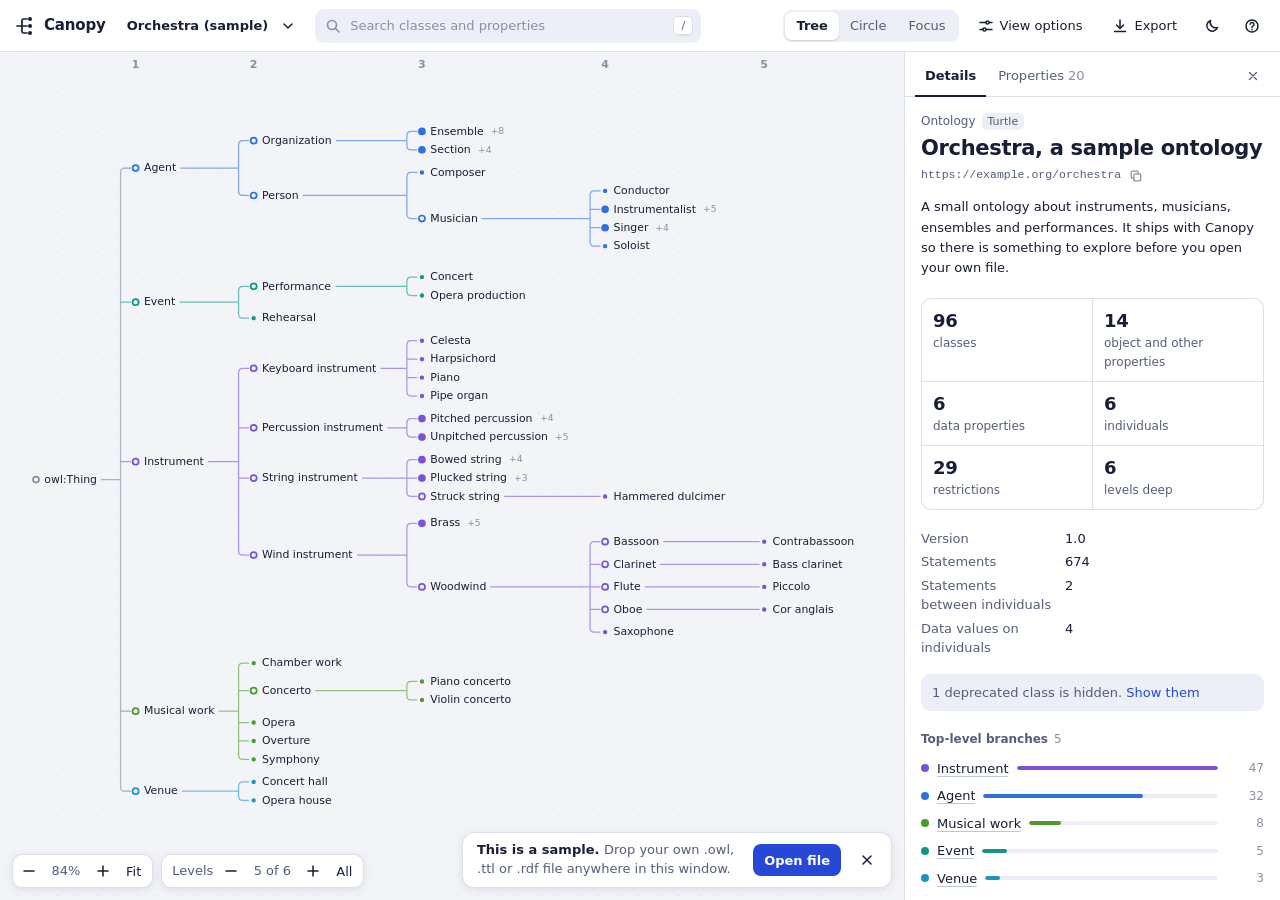
<file: index.html>
<!DOCTYPE html>
<html lang="en">
<head>
<meta charset="utf-8">
<title>Canopy ontology viewer</title>
<meta http-equiv="refresh" content="0; url=canopy.html">
<link rel="canonical" href="canopy.html">
</head>
<body>
<p><a href="canopy.html">Open the Canopy ontology viewer</a></p>
</body>
</html>
</file>
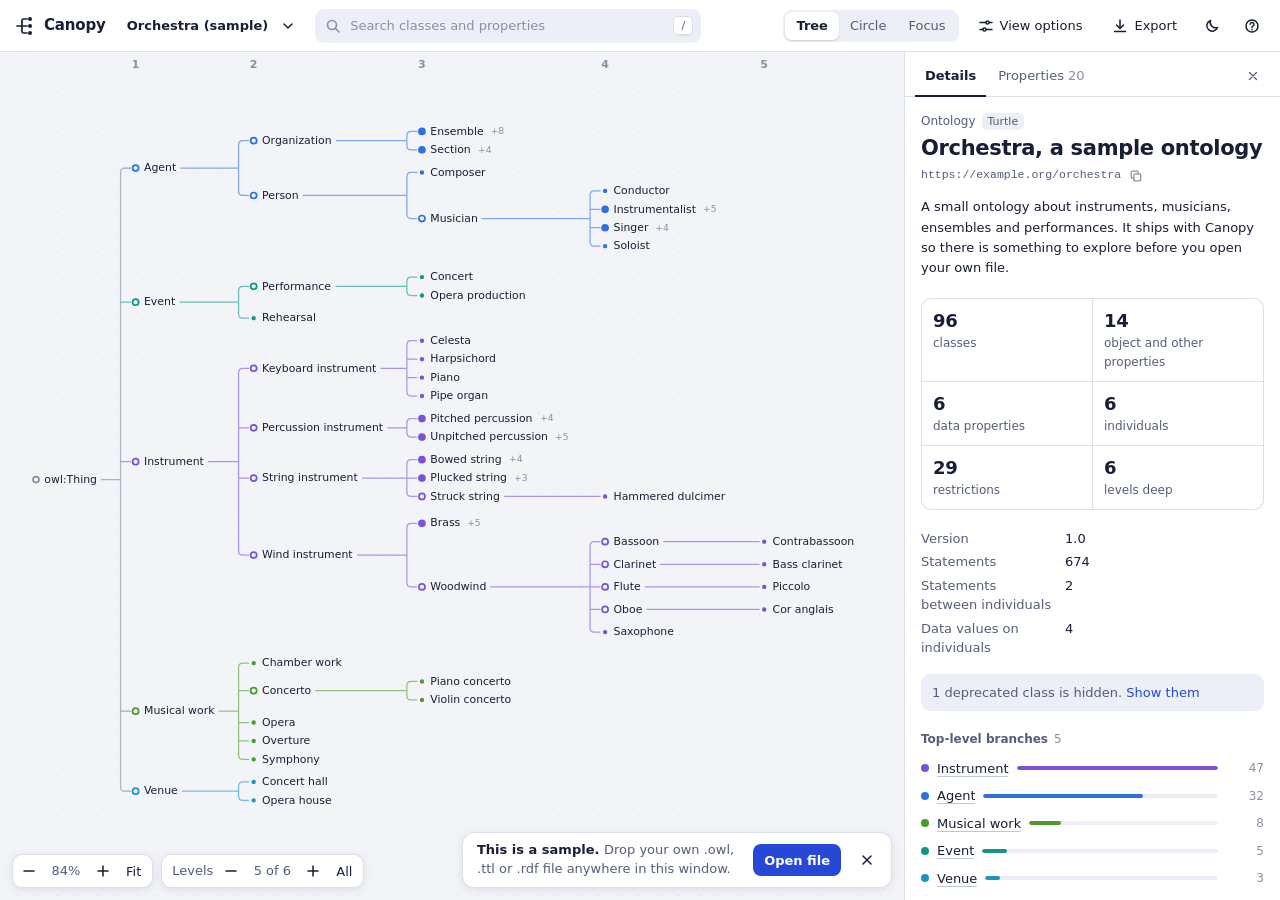
<file: canopy.html>
<!DOCTYPE html>
<html lang="en" data-theme="light">
<head>
<meta charset="utf-8">
<meta name="viewport" content="width=device-width, initial-scale=1">
<title>Canopy ontology viewer</title>
<style>
:root {
  --font: "Avenir Next", "Segoe UI Variable Text", "Segoe UI", system-ui, "Helvetica Neue", Arial, sans-serif;
  --mono: ui-monospace, "SF Mono", SFMono-Regular, Menlo, Consolas, "Liberation Mono", monospace;
  --bar-h: 52px;
  --panel-w: 376px;
}
* { box-sizing: border-box; }
html, body { height: 100%; margin: 0; }
body {
  font: 13px/1.45 var(--font); color: var(--ink); background: var(--bg);
  overflow: hidden; -webkit-font-smoothing: antialiased; -webkit-text-size-adjust: 100%;
}
button, input, select, textarea { font: inherit; color: inherit; }
button { cursor: pointer; }
:focus-visible { outline: 2px solid var(--accent); outline-offset: 2px; }
[hidden] { display: none !important; }

#app { display: grid; grid-template-columns: minmax(0, 1fr) auto; grid-template-rows: var(--bar-h) minmax(0, 1fr); height: 100vh; height: 100dvh; }

/* top bar */
#bar {
  grid-column: 1 / -1; display: flex; align-items: center; gap: 8px; padding: 0 12px 0 14px;
  background: var(--surface); border-bottom: 1px solid var(--line); position: relative; z-index: 20; min-width: 0;
}
.brand { display: flex; align-items: center; gap: 8px; font-size: 15px; font-weight: 600; letter-spacing: -0.01em; margin-right: 2px; flex: none; }
.brand svg { width: 22px; height: 22px; display: block; }
.btn {
  display: inline-flex; align-items: center; gap: 6px; height: 32px; padding: 0 10px; border-radius: 8px;
  border: 1px solid transparent; background: none; white-space: nowrap; flex: none; line-height: 1;
}
.btn:hover { background: var(--surface2); }
.btn[aria-expanded="true"], .btn.on { background: var(--surface2); }
.btn.line { border-color: var(--line); background: var(--surface); }
.btn.line:hover { background: var(--surface2); }
.btn.primary { background: var(--accent); color: var(--on-accent); font-weight: 600; }
.btn.primary:hover { filter: brightness(1.08); background: var(--accent); }
.btn.icon { width: 32px; padding: 0; justify-content: center; }
.btn svg { width: 16px; height: 16px; flex: none; }
.btn:disabled { opacity: .45; cursor: default; }
.btn:disabled:hover { background: none; }
#fileBtn { max-width: 250px; min-width: 0; flex: 0 1 auto; }
#fileBtn .fname { overflow: hidden; text-overflow: ellipsis; font-weight: 600; }
#fileBtn .fmeta { color: var(--ink3); flex: none; }
.spacer { flex: 1 1 0; min-width: 0; }

#searchWrap { position: relative; flex: 1 1 320px; max-width: 520px; min-width: 120px; }
#search {
  width: 100%; height: 34px; border-radius: 9px; border: 1px solid transparent; background: var(--surface2);
  padding: 0 34px 0 34px; outline: none;
}
#search::placeholder { color: var(--ink3); }
#search:focus { border-color: var(--accent); background: var(--surface); }
#searchWrap > svg { position: absolute; left: 10px; top: 9px; width: 16px; height: 16px; color: var(--ink3); pointer-events: none; }
#searchWrap kbd { position: absolute; right: 8px; top: 7px; }
kbd {
  font: 11px/1 var(--font); color: var(--ink2); background: var(--surface); border: 1px solid var(--line); border-bottom-width: 2px;
  border-radius: 5px; padding: 3px 5px; min-width: 20px; text-align: center; display: inline-block;
}
#results {
  position: absolute; left: 0; right: 0; top: 40px; background: var(--surface); border: 1px solid var(--line);
  border-radius: 11px; box-shadow: var(--shadow); max-height: min(64vh, 560px); overflow: auto; padding: 5px; min-width: 300px;
}
.res { display: grid; grid-template-columns: 16px minmax(0, 1fr); gap: 2px 8px; padding: 6px 8px; border-radius: 7px; cursor: pointer; align-items: center; }
.res.active { background: var(--surface2); }
.res .nm { overflow: hidden; text-overflow: ellipsis; white-space: nowrap; }
.res .nm b { font-weight: 700; background: var(--match-bg); border-radius: 2px; }
.res .pth { grid-column: 2; color: var(--ink3); font-size: 12px; overflow: hidden; text-overflow: ellipsis; white-space: nowrap; }
.res-note { padding: 8px 10px; color: var(--ink2); }
.dot { width: 8px; height: 8px; border-radius: 50%; display: inline-block; flex: none; background: var(--ink3); }
.pglyph { width: 10px; height: 10px; display: inline-block; flex: none; border: 2px solid var(--rel); border-radius: 2px; transform: rotate(45deg) scale(.8); }
.pglyph.data { border-color: var(--restr); }
.iglyph { width: 9px; height: 9px; display: inline-block; flex: none; border: 2px solid var(--ink3); border-radius: 50%; background: var(--surface); }
.lnk .iglyph { margin-right: 6px; vertical-align: 0; }
.pglyph.other { border-color: var(--ink3); }

.seg { display: inline-flex; background: var(--surface2); border-radius: 9px; padding: 2px; flex: none; }
.seg button { height: 28px; padding: 0 11px; border: 0; background: none; border-radius: 7px; color: var(--ink2); line-height: 1; }
.seg button[aria-pressed="true"] { background: var(--surface); color: var(--ink); font-weight: 600; box-shadow: 0 1px 2px rgba(10, 20, 60, .14); }

/* popovers */
.pop {
  position: absolute; top: calc(var(--bar-h) - 4px); background: var(--surface); border: 1px solid var(--line); border-radius: 12px;
  box-shadow: var(--shadow); padding: 6px; min-width: 230px; z-index: 30;
}
.pop .item { display: flex; align-items: center; gap: 9px; width: 100%; height: 34px; padding: 0 10px; border: 0; background: none; border-radius: 7px; text-align: left; }
.pop .item:hover { background: var(--surface2); }
.pop .item svg { width: 16px; height: 16px; color: var(--ink2); flex: none; }
.pop .item .hint { margin-left: auto; color: var(--ink3); font-size: 12px; }
.pop h4 { margin: 8px 10px 4px; font-size: 12px; font-weight: 600; color: var(--ink2); }
.pop .row { display: flex; align-items: center; gap: 8px; padding: 5px 10px; }
.pop label.chk { display: flex; align-items: center; gap: 8px; padding: 5px 10px; border-radius: 7px; cursor: pointer; }
.pop label.chk:hover { background: var(--surface2); }
.pop label.chk .n { margin-left: auto; color: var(--ink3); font-size: 12px; }
.pop input[type="checkbox"] { accent-color: var(--accent); width: 15px; height: 15px; margin: 0; }
.pop select { height: 28px; border-radius: 7px; border: 1px solid var(--line); background: var(--surface); padding: 0 6px; }
.pop hr { border: 0; border-top: 1px solid var(--line); margin: 6px 4px; }

/* stage */
#stage { position: relative; min-width: 0; min-height: 0; overflow: hidden; background: var(--bg); }
#cv { position: absolute; inset: 0; width: 100%; height: 100%; display: block; touch-action: none; outline: none; }
#ctl { position: absolute; left: 12px; bottom: 12px; display: flex; gap: 8px; align-items: center; flex-wrap: wrap; pointer-events: none; }
.group { display: inline-flex; align-items: center; background: var(--surface); border: 1px solid var(--line); border-radius: 10px; padding: 2px; box-shadow: var(--shadow-s); pointer-events: auto; }
.group .btn { height: 28px; border-radius: 7px; padding: 0 8px; }
.group .btn.icon { width: 28px; padding: 0; }
.group .btn[aria-pressed="true"] { background: var(--ink); color: var(--bg); }
.group .val { padding: 0 6px; min-width: 46px; text-align: center; color: var(--ink2); font-variant-numeric: tabular-nums; }
.group .lbl { padding: 0 4px 0 8px; color: var(--ink2); }
#mini { position: absolute; right: 12px; bottom: 12px; border-radius: 10px; border: 1px solid var(--line); background: var(--surface); box-shadow: var(--shadow-s); cursor: pointer; touch-action: none; }
#tip {
  position: absolute; pointer-events: none; max-width: 320px; background: var(--ink); color: var(--bg); border-radius: 8px; padding: 6px 9px;
  font-size: 12px; line-height: 1.4; z-index: 10; box-shadow: var(--shadow-s);
}
#tip b { font-weight: 600; display: block; }
#tip span { opacity: .78; display: block; }
#focusBar { position: absolute; left: 12px; top: 12px; right: 12px; display: flex; gap: 8px; align-items: center; flex-wrap: wrap; pointer-events: none; }
#focusBar .group { padding: 2px 4px 2px 10px; gap: 4px; min-height: 34px; }
#focusBar .ttl { font-weight: 600; max-width: 260px; overflow: hidden; text-overflow: ellipsis; white-space: nowrap; }
#focusBar .muted { color: var(--ink2); }
#hint {
  position: absolute; right: 12px; bottom: 12px; display: flex; align-items: center; gap: 10px; max-width: min(430px, calc(100% - 24px));
  background: var(--surface); border: 1px solid var(--line); border-radius: 12px; padding: 8px 8px 8px 14px; box-shadow: var(--shadow-s);
}
#stage.hinted #mini { bottom: 84px; }
#hint p { margin: 0; color: var(--ink2); }
#hint p b { color: var(--ink); font-weight: 600; }
#empty { position: absolute; inset: 0; display: grid; place-items: center; padding: 24px; pointer-events: none; }
#empty div { max-width: 440px; text-align: center; pointer-events: auto; }
#empty h2 { font-size: 20px; margin: 0 0 8px; font-weight: 600; letter-spacing: -0.01em; }
#empty p { margin: 0 0 14px; color: var(--ink2); }

/* panel */
#panel { width: var(--panel-w); background: var(--surface); border-left: 1px solid var(--line); display: flex; flex-direction: column; min-height: 0; position: relative; z-index: 5; }
#app.nopanel #panel { display: none; }
#tabs { display: flex; gap: 2px; padding: 8px 10px 0; border-bottom: 1px solid var(--line); flex: none; }
#tabs button { border: 0; background: none; padding: 7px 10px 9px; color: var(--ink2); border-bottom: 2px solid transparent; margin-bottom: -1px; border-radius: 6px 6px 0 0; }
#tabs button[aria-selected="true"] { color: var(--ink); font-weight: 600; border-bottom-color: var(--ink); }
#tabs .n { color: var(--ink3); font-weight: 400; margin-left: 4px; }
#pbody { flex: 1; overflow: auto; padding: 16px 16px 28px; min-height: 0; overflow-wrap: anywhere; }
.kind { display: flex; flex-wrap: wrap; gap: 6px; align-items: center; color: var(--ink2); font-size: 12px; margin-bottom: 6px; }
.tag { display: inline-block; font-size: 11px; line-height: 1; padding: 3px 6px; border-radius: 5px; background: var(--surface2); color: var(--ink2); white-space: nowrap; }
.tag.warn { background: var(--restr-bg); color: var(--restr); }
.tag.rel { background: var(--rel-bg); color: var(--rel); }
h1.title { font-size: 21px; line-height: 1.2; font-weight: 600; letter-spacing: -0.015em; margin: 0 0 6px; }
.iri { font: 11.5px/1.45 var(--mono); color: var(--ink2); display: flex; gap: 6px; align-items: flex-start; }
.iri span { min-width: 0; }
.mini-btn { border: 0; background: none; padding: 2px; border-radius: 5px; color: var(--ink3); flex: none; line-height: 0; }
.mini-btn:hover { background: var(--surface2); color: var(--ink); }
.mini-btn svg { width: 14px; height: 14px; }
.crumbs { margin: 10px 0 0; color: var(--ink3); font-size: 12px; line-height: 1.7; }
.crumbs .sep { margin: 0 3px; }
.desc { margin: 12px 0 0; color: var(--ink); line-height: 1.55; white-space: pre-wrap; }
.desc + .desc { margin-top: 8px; }
.desc .lang { color: var(--ink3); font-size: 11px; margin-left: 6px; }
.more { border: 0; background: none; padding: 0; color: var(--accent); }
.more:hover { text-decoration: underline; }
.acts { display: flex; gap: 6px; flex-wrap: wrap; margin: 14px 0 2px; }
.sec { margin-top: 20px; }
.sec > h3 { font-size: 12px; font-weight: 600; color: var(--ink2); margin: 0 0 6px; display: flex; align-items: baseline; gap: 6px; }
.sec > h3 .n { color: var(--ink3); font-weight: 400; }
.sec > p.note { margin: 0 0 6px; color: var(--ink3); font-size: 12px; }
.lnk { border: 0; background: none; padding: 1px 0; color: var(--ink); text-align: left; display: inline; border-radius: 4px; text-decoration: underline; text-decoration-color: var(--line2); text-underline-offset: 3px; text-decoration-thickness: 1px; }
.lnk:hover { text-decoration-color: currentColor; }
.lnk .dot { margin-right: 6px; vertical-align: 1px; }
.lnk.p { color: var(--rel); text-decoration-color: var(--rel-bg); }
.lnk.dp { color: var(--restr); text-decoration-color: var(--restr-bg); }
.lnk.gone { color: var(--ink3); }
ul.list { list-style: none; margin: 0; padding: 0; }
ul.list li { padding: 3px 0; line-height: 1.5; }
ul.list li .tag { margin-left: 6px; vertical-align: 1px; }
.arrow { color: var(--ink3); margin: 0 5px; }
.kw { color: var(--restr); font-weight: 600; }
.expr { line-height: 1.65; }
.expr .mut { color: var(--ink3); }
dl.kv { margin: 0; display: grid; grid-template-columns: minmax(0, 132px) minmax(0, 1fr); gap: 5px 12px; }
dl.kv dt { color: var(--ink2); overflow: hidden; text-overflow: ellipsis; }
dl.kv dd { margin: 0; }
dl.kv dd a { color: var(--accent); }
.stats { display: grid; grid-template-columns: 1fr 1fr; gap: 1px; background: var(--line); border: 1px solid var(--line); border-radius: 10px; overflow: hidden; }
.stats div { background: var(--surface); padding: 9px 11px; }
.stats b { display: block; font-size: 18px; font-weight: 600; letter-spacing: -0.01em; font-variant-numeric: tabular-nums; }
.stats span { color: var(--ink2); font-size: 12px; }
.branches li { display: flex; align-items: center; gap: 8px; }
.branches .bar { flex: 1; height: 4px; border-radius: 2px; background: var(--surface2); overflow: hidden; min-width: 20px; }
.branches .bar i { display: block; height: 100%; border-radius: 2px; }
.branches .cnt { color: var(--ink3); font-variant-numeric: tabular-nums; font-size: 12px; min-width: 38px; text-align: right; }
.branches .lnk { flex: 0 1 auto; overflow: hidden; text-overflow: ellipsis; white-space: nowrap; max-width: 190px; }
details { margin-top: 6px; }
details > summary { cursor: pointer; color: var(--ink2); padding: 2px 0; }
details > summary:hover { color: var(--ink); }
details ul.list { margin: 2px 0 4px 14px; }
.callout { margin-top: 16px; background: var(--surface2); border-radius: 9px; padding: 9px 11px; color: var(--ink2); line-height: 1.5; }
#pfilter { width: 100%; height: 32px; border-radius: 8px; border: 1px solid var(--line); background: var(--surface); padding: 0 10px; outline: none; margin-bottom: 4px; }
#pfilter:focus { border-color: var(--accent); }
.prow { display: block; width: 100%; text-align: left; border: 0; background: none; padding: 6px 8px; margin: 0 -8px; border-radius: 7px; width: calc(100% + 16px); }
.prow:hover { background: var(--surface2); }
.prow .nm { display: flex; align-items: center; gap: 8px; }
.prow .dr { color: var(--ink3); font-size: 12px; padding-left: 18px; display: block; overflow: hidden; text-overflow: ellipsis; white-space: nowrap; }
#panelToggle { position: absolute; right: 12px; top: 12px; box-shadow: var(--shadow-s); z-index: 4; }
#app:not(.nopanel) #panelToggle { display: none; }

/* overlays */
#drop { position: fixed; inset: 0; z-index: 60; display: grid; place-items: center; background: var(--veil); pointer-events: none; }
#drop div { border: 2px dashed var(--accent); border-radius: 18px; padding: 34px 48px; background: var(--surface); font-size: 17px; font-weight: 600; box-shadow: var(--shadow); text-align: center; }
#drop span { display: block; font-size: 13px; font-weight: 400; color: var(--ink2); margin-top: 4px; }
#modal { position: fixed; inset: 0; z-index: 70; display: grid; place-items: center; background: var(--veil); padding: 20px; }
.dlg { background: var(--surface); border: 1px solid var(--line); border-radius: 16px; box-shadow: var(--shadow); width: min(640px, 100%); max-height: min(86vh, 760px); display: flex; flex-direction: column; }
.dlg header { display: flex; align-items: center; padding: 14px 14px 10px 20px; gap: 10px; }
.dlg header h2 { margin: 0; font-size: 17px; font-weight: 600; flex: 1; letter-spacing: -0.01em; }
.dlg .body { padding: 0 20px 6px; overflow: auto; min-height: 0; }
.dlg .body p { margin: 0 0 10px; color: var(--ink2); line-height: 1.55; }
.dlg footer { display: flex; justify-content: flex-end; gap: 8px; padding: 12px 20px 16px; }
.dlg textarea { width: 100%; height: min(46vh, 380px); resize: vertical; border-radius: 10px; border: 1px solid var(--line); background: var(--bg); padding: 10px 12px; font: 12px/1.5 var(--mono); outline: none; white-space: pre; }
.dlg textarea:focus { border-color: var(--accent); }
.dlg img { max-width: 100%; border: 1px solid var(--line); border-radius: 8px; display: block; }
.errbox { font: 12px/1.5 var(--mono); background: var(--bg); border: 1px solid var(--line); border-radius: 10px; padding: 10px 12px; overflow: auto; white-space: pre; margin: 0 0 12px; color: var(--ink); }
.errbox .car { color: var(--rel); font-weight: 700; }
.keys { display: grid; grid-template-columns: auto 1fr; gap: 7px 16px; align-items: center; margin: 0 0 16px; }
.keys dt { white-space: nowrap; }
.keys dd { margin: 0; color: var(--ink2); }
.dlg h3 { font-size: 13px; font-weight: 600; margin: 14px 0 8px; }
.legend { display: grid; grid-template-columns: 64px 1fr; gap: 8px 14px; align-items: center; margin: 0 0 14px; color: var(--ink2); }
.legend svg { width: 64px; height: 18px; display: block; }
#busy { position: fixed; inset: 0; z-index: 80; display: grid; place-items: center; background: var(--veil); }
#busy div { background: var(--surface); border: 1px solid var(--line); border-radius: 14px; padding: 18px 22px; box-shadow: var(--shadow); min-width: 260px; }
#busy b { display: block; font-weight: 600; margin-bottom: 10px; }
#busy i { display: block; height: 4px; border-radius: 2px; background: var(--surface2); overflow: hidden; position: relative; }
#busy i::after { content: ""; position: absolute; inset: 0; width: 40%; background: var(--accent); border-radius: 2px; animation: slide 1.1s ease-in-out infinite; }
@keyframes slide { 0% { transform: translateX(-100%); } 100% { transform: translateX(250%); } }
#toast { position: fixed; left: 50%; bottom: 22px; transform: translateX(-50%); z-index: 90; background: var(--ink); color: var(--bg); padding: 9px 14px; border-radius: 10px; box-shadow: var(--shadow); max-width: min(560px, 92vw); text-align: center; }

@media (max-width: 860px) {
  #app { grid-template-columns: minmax(0, 1fr); grid-template-rows: auto minmax(0, 1fr) auto; }
  #bar { flex-wrap: wrap; height: auto; padding: 8px 10px; row-gap: 8px; }
  .brand span { display: none; }
  #searchWrap { order: 10; flex-basis: 100%; max-width: none; }
  #panel { width: auto; border-left: 0; border-top: 1px solid var(--line); height: 42vh; }
  .pop { top: 48px; }
  #mini { display: none; }
  #hint { display: none; }
  .btn .lbl { display: none; }
}
@media (prefers-reduced-motion: reduce) { #busy i::after { animation: none; width: 100%; } }

</style>
</head>
<body>
<div id="app">
  <header id="bar">
    <div class="brand" title="Canopy ontology viewer">
      <svg viewBox="0 0 22 22" fill="none" stroke="currentColor" stroke-width="1.7" stroke-linecap="round" stroke-linejoin="round" aria-hidden="true"><path d="M3 11h5M8 11V5.5a1.5 1.5 0 0 1 1.5-1.5H13M8 11v5.5A1.5 1.5 0 0 0 9.5 18H13M8 11h5"/><circle cx="16" cy="4" r="2" fill="currentColor" stroke="none"/><circle cx="16" cy="11" r="2" fill="currentColor" stroke="none"/><circle cx="16" cy="18" r="2" fill="currentColor" stroke="none"/></svg>
      <span>Canopy</span>
    </div>
    <button class="btn" id="fileBtn" aria-haspopup="true" aria-expanded="false" title="Open another ontology"><span class="fname">No file</span><span class="fmeta"></span></button>
    <div id="searchWrap">
      <svg viewBox="0 0 16 16" fill="none" stroke="currentColor" stroke-width="1.6" stroke-linecap="round" aria-hidden="true"><circle cx="7" cy="7" r="4.5"/><path d="M10.5 10.5 14 14"/></svg>
      <input id="search" type="text" placeholder="Search classes and properties" autocomplete="off" spellcheck="false" aria-label="Search classes and properties">
      <kbd aria-hidden="true">/</kbd>
      <div id="results" hidden></div>
    </div>
    <div class="spacer"></div>
    <div class="seg" id="viewSeg" role="group" aria-label="View">
      <button data-v="tree" aria-pressed="true" title="The whole hierarchy as a collapsible tree (G)">Tree</button>
      <button data-v="radial" aria-pressed="false" title="The same hierarchy on a circle, with links bundled through the middle (G)">Circle</button>
      <button data-v="focus" aria-pressed="false" title="The neighbourhood of the selected class or individual (G)">Focus</button>
    </div>
    <button class="btn" id="optBtn" aria-haspopup="true" aria-expanded="false"><span class="lbl">View options</span></button>
    <button class="btn" id="expBtn" aria-haspopup="true" aria-expanded="false"><span class="lbl">Export</span></button>
    <button class="btn icon" id="themeBtn" aria-label="Switch between light and dark" title="Switch between light and dark (T)"></button>
    <button class="btn icon" id="helpBtn" aria-label="Help and keyboard shortcuts" title="Help and keyboard shortcuts (?)"></button>
  </header>
  <main id="stage">
    <canvas id="cv" tabindex="0" aria-label="Ontology canvas. Use the search field and the details panel to read its content."></canvas>
    <div id="focusBar" hidden></div>
    <div id="hint" hidden></div>
    <div id="empty" hidden></div>
    <button class="btn line icon" id="panelToggle" aria-label="Show the details panel" title="Show the details panel (P)"></button>
    <div id="ctl"></div>
    <canvas id="mini" hidden></canvas>
    <div id="tip" hidden></div>
  </main>
  <aside id="panel" aria-label="Details">
    <div id="tabs" role="tablist">
      <button role="tab" data-tab="details" aria-selected="true">Details</button>
      <button role="tab" data-tab="props" aria-selected="false">Properties<span class="n"></span></button>
      <button class="mini-btn" id="panelHide" style="margin-left:auto;align-self:center" aria-label="Hide the details panel" title="Hide the details panel (P)"></button>
    </div>
    <div id="pbody"></div>
  </aside>
</div>
<div id="drop" hidden><div>Drop to open<span>RDF/XML, Turtle or N-Triples. Several files are merged into one view.</span></div></div>
<div id="modal" hidden></div>
<div id="busy" hidden><div><b></b><i></i></div></div>
<div id="toast" hidden role="status"></div>
<input type="file" id="file" hidden multiple>
<script type="text/plain" id="sample-ttl">
@prefix : <https://example.org/orchestra#> .
@prefix owl: <http://www.w3.org/2002/07/owl#> .
@prefix rdf: <http://www.w3.org/1999/02/22-rdf-syntax-ns#> .
@prefix rdfs: <http://www.w3.org/2000/01/rdf-schema#> .
@prefix xsd: <http://www.w3.org/2001/XMLSchema#> .
@prefix skos: <http://www.w3.org/2004/02/skos/core#> .
@prefix dcterms: <http://purl.org/dc/terms/> .

<https://example.org/orchestra> a owl:Ontology ;
    dcterms:title "Orchestra, a sample ontology"@en ;
    dcterms:description "A small ontology about instruments, musicians, ensembles and performances. It ships with Canopy so there is something to explore before you open your own file."@en ;
    owl:versionInfo "1.0" .

### Instruments

:Instrument a owl:Class ; rdfs:label "Instrument"@en, "Instrument"@de ;
    rdfs:comment "A device made or adapted to produce musical sound."@en .

:StringInstrument a owl:Class ; rdfs:subClassOf :Instrument ; rdfs:label "String instrument"@en, "Saiteninstrument"@de ;
    rdfs:comment "An instrument whose sound comes from vibrating strings."@en .
:BowedString a owl:Class ; rdfs:subClassOf :StringInstrument ; rdfs:label "Bowed string"@en, "Streichinstrument"@de .
:PluckedString a owl:Class ; rdfs:subClassOf :StringInstrument ; rdfs:label "Plucked string"@en, "Zupfinstrument"@de .
:StruckString a owl:Class ; rdfs:subClassOf :StringInstrument ; rdfs:label "Struck string"@en, "Schlagsaiteninstrument"@de .
:Violin a owl:Class ; rdfs:subClassOf :BowedString ; rdfs:label "Violin"@en, "Violine"@de ; skos:altLabel "Fiddle"@en, "Geige"@de .
:Viola a owl:Class ; rdfs:subClassOf :BowedString ; rdfs:label "Viola"@en, "Bratsche"@de .
:Cello a owl:Class ; rdfs:subClassOf :BowedString ; rdfs:label "Cello"@en, "Violoncello"@de .
:DoubleBass a owl:Class ; rdfs:subClassOf :BowedString ; rdfs:label "Double bass"@en, "Kontrabass"@de .
:Harp a owl:Class ; rdfs:subClassOf :PluckedString ; rdfs:label "Harp"@en, "Harfe"@de .
:Guitar a owl:Class ; rdfs:subClassOf :PluckedString ; rdfs:label "Guitar"@en, "Gitarre"@de .
:Lute a owl:Class ; rdfs:subClassOf :PluckedString ; rdfs:label "Lute"@en, "Laute"@de .
:Dulcimer a owl:Class ; rdfs:subClassOf :StruckString ; rdfs:label "Hammered dulcimer"@en, "Hackbrett"@de .

:KeyboardInstrument a owl:Class ; rdfs:subClassOf :Instrument ; rdfs:label "Keyboard instrument"@en, "Tasteninstrument"@de ;
    rdfs:comment "An instrument played through a row of keys. Keyboards cut across the other families, so several of these classes have a second parent."@en .
:Piano a owl:Class ; rdfs:subClassOf :KeyboardInstrument, :StruckString ; rdfs:label "Piano"@en, "Klavier"@de ;
    rdfs:comment "A keyboard instrument whose strings are struck by felt hammers."@en ; skos:altLabel "Pianoforte"@en .
:Harpsichord a owl:Class ; rdfs:subClassOf :KeyboardInstrument, :PluckedString ; rdfs:label "Harpsichord"@en, "Cembalo"@de .
:Organ a owl:Class ; rdfs:subClassOf :KeyboardInstrument, :WindInstrument ; rdfs:label "Pipe organ"@en, "Orgel"@de .
:Celesta a owl:Class ; rdfs:subClassOf :KeyboardInstrument, :PitchedPercussion ; rdfs:label "Celesta"@en, "Celesta"@de .
:Fortepiano a owl:Class ; rdfs:subClassOf :KeyboardInstrument ; rdfs:label "Fortepiano"@en ; owl:deprecated true ;
    rdfs:comment "Deprecated. Use Piano instead."@en .

:WindInstrument a owl:Class ; rdfs:subClassOf :Instrument ; rdfs:label "Wind instrument"@en, "Blasinstrument"@de .
:Woodwind a owl:Class ; rdfs:subClassOf :WindInstrument ; rdfs:label "Woodwind"@en, "Holzblasinstrument"@de ; owl:disjointWith :Brass .
:Brass a owl:Class ; rdfs:subClassOf :WindInstrument ; rdfs:label "Brass"@en, "Blechblasinstrument"@de .
:Flute a owl:Class ; rdfs:subClassOf :Woodwind ; rdfs:label "Flute"@en, "Querfl\u00F6te"@de .
:Piccolo a owl:Class ; rdfs:subClassOf :Flute ; rdfs:label "Piccolo"@en, "Piccolofl\u00F6te"@de .
:Oboe a owl:Class ; rdfs:subClassOf :Woodwind ; rdfs:label "Oboe"@en, "Oboe"@de .
:CorAnglais a owl:Class ; rdfs:subClassOf :Oboe ; rdfs:label "Cor anglais"@en, "Englischhorn"@de ; skos:altLabel "English horn"@en .
:Clarinet a owl:Class ; rdfs:subClassOf :Woodwind ; rdfs:label "Clarinet"@en, "Klarinette"@de .
:BassClarinet a owl:Class ; rdfs:subClassOf :Clarinet ; rdfs:label "Bass clarinet"@en, "Bassklarinette"@de .
:Bassoon a owl:Class ; rdfs:subClassOf :Woodwind ; rdfs:label "Bassoon"@en, "Fagott"@de .
:Contrabassoon a owl:Class ; rdfs:subClassOf :Bassoon ; rdfs:label "Contrabassoon"@en, "Kontrafagott"@de .
:Saxophone a owl:Class ; rdfs:subClassOf :Woodwind ; rdfs:label "Saxophone"@en, "Saxophon"@de .
:Trumpet a owl:Class ; rdfs:subClassOf :Brass ; rdfs:label "Trumpet"@en, "Trompete"@de .
:FrenchHorn a owl:Class ; rdfs:subClassOf :Brass ; rdfs:label "French horn"@en, "Waldhorn"@de .
:Trombone a owl:Class ; rdfs:subClassOf :Brass ; rdfs:label "Trombone"@en, "Posaune"@de .
:BassTrombone a owl:Class ; rdfs:subClassOf :Trombone ; rdfs:label "Bass trombone"@en, "Bassposaune"@de .
:Tuba a owl:Class ; rdfs:subClassOf :Brass ; rdfs:label "Tuba"@en, "Tuba"@de .

:PercussionInstrument a owl:Class ; rdfs:subClassOf :Instrument ; rdfs:label "Percussion instrument"@en, "Schlaginstrument"@de .
:PitchedPercussion a owl:Class ; rdfs:subClassOf :PercussionInstrument ; rdfs:label "Pitched percussion"@en, "Stabspiel und Pauke"@de .
:UnpitchedPercussion a owl:Class ; rdfs:subClassOf :PercussionInstrument ; rdfs:label "Unpitched percussion"@en, "Schlagwerk ohne Tonh\u00F6he"@de .
:Timpani a owl:Class ; rdfs:subClassOf :PitchedPercussion ; rdfs:label "Timpani"@en, "Pauke"@de ; skos:altLabel "Kettledrums"@en .
:Xylophone a owl:Class ; rdfs:subClassOf :PitchedPercussion ; rdfs:label "Xylophone"@en, "Xylophon"@de .
:Marimba a owl:Class ; rdfs:subClassOf :PitchedPercussion ; rdfs:label "Marimba"@en, "Marimba"@de .
:Glockenspiel a owl:Class ; rdfs:subClassOf :PitchedPercussion ; rdfs:label "Glockenspiel"@en, "Glockenspiel"@de .
:SnareDrum a owl:Class ; rdfs:subClassOf :UnpitchedPercussion ; rdfs:label "Snare drum"@en, "Kleine Trommel"@de .
:BassDrum a owl:Class ; rdfs:subClassOf :UnpitchedPercussion ; rdfs:label "Bass drum"@en, "Gro\u00DFe Trommel"@de .
:Cymbals a owl:Class ; rdfs:subClassOf :UnpitchedPercussion ; rdfs:label "Cymbals"@en, "Becken"@de .
:Triangle a owl:Class ; rdfs:subClassOf :UnpitchedPercussion ; rdfs:label "Triangle"@en, "Triangel"@de .
:Tambourine a owl:Class ; rdfs:subClassOf :UnpitchedPercussion ; rdfs:label "Tambourine"@en, "Tamburin"@de .

[] a owl:AllDisjointClasses ; owl:members ( :BowedString :Woodwind :Brass :UnpitchedPercussion ) .

### People and groups

:Agent a owl:Class ; rdfs:label "Agent"@en, "Akteur"@de ; rdfs:comment "A person or an organised group that can act."@en .
:Person a owl:Class ; rdfs:subClassOf :Agent ; rdfs:label "Person"@en, "Person"@de ; owl:disjointWith :Organization .
:Organization a owl:Class ; rdfs:subClassOf :Agent ; rdfs:label "Organization"@en, "Organisation"@de .

:Musician a owl:Class ; rdfs:subClassOf :Person ; rdfs:label "Musician"@en, "Musiker"@de .
:Instrumentalist a owl:Class ; rdfs:subClassOf :Musician ; rdfs:label "Instrumentalist"@en, "Instrumentalist"@de ;
    rdfs:subClassOf [ a owl:Restriction ; owl:onProperty :plays ; owl:someValuesFrom :Instrument ] .
:Violinist a owl:Class ; rdfs:subClassOf :Instrumentalist ; rdfs:label "Violinist"@en, "Geiger"@de ;
    rdfs:subClassOf [ a owl:Restriction ; owl:onProperty :plays ; owl:someValuesFrom :Violin ] .
:Cellist a owl:Class ; rdfs:subClassOf :Instrumentalist ; rdfs:label "Cellist"@en, "Cellist"@de ;
    rdfs:subClassOf [ a owl:Restriction ; owl:onProperty :plays ; owl:someValuesFrom :Cello ] .
:Pianist a owl:Class ; rdfs:subClassOf :Instrumentalist ; rdfs:label "Pianist"@en, "Pianist"@de ;
    rdfs:subClassOf [ a owl:Restriction ; owl:onProperty :plays ; owl:someValuesFrom :Piano ] .
:Percussionist a owl:Class ; rdfs:subClassOf :Instrumentalist ; rdfs:label "Percussionist"@en, "Schlagzeuger"@de ;
    rdfs:subClassOf [ a owl:Restriction ; owl:onProperty :plays ; owl:someValuesFrom :PercussionInstrument ] .
:Singer a owl:Class ; rdfs:subClassOf :Musician ; rdfs:label "Singer"@en, "S\u00E4nger"@de .
:Soprano a owl:Class ; rdfs:subClassOf :Singer ; rdfs:label "Soprano"@en, "Sopran"@de .
:Alto a owl:Class ; rdfs:subClassOf :Singer ; rdfs:label "Alto"@en, "Alt"@de .
:Tenor a owl:Class ; rdfs:subClassOf :Singer ; rdfs:label "Tenor"@en, "Tenor"@de .
:Baritone a owl:Class ; rdfs:subClassOf :Singer ; rdfs:label "Baritone"@en, "Bariton"@de .
:Conductor a owl:Class ; rdfs:subClassOf :Musician ; rdfs:label "Conductor"@en, "Dirigent"@de ;
    rdfs:subClassOf [ a owl:Restriction ; owl:onProperty :conducts ; owl:someValuesFrom :Ensemble ] .
:Composer a owl:Class ; rdfs:subClassOf :Person ; rdfs:label "Composer"@en, "Komponist"@de .

:Concertmaster a owl:Class ; rdfs:label "Concertmaster"@en, "Konzertmeister"@de ;
    rdfs:comment "The leading first violinist. Defined by an equivalence, so the viewer places it under Violinist."@en ;
    owl:equivalentClass [ a owl:Class ; owl:intersectionOf ( :Violinist [ a owl:Restriction ; owl:onProperty :leads ; owl:someValuesFrom :StringSection ] ) ] .
:Soloist a owl:Class ; rdfs:label "Soloist"@en, "Solist"@de ;
    owl:equivalentClass [ a owl:Class ; owl:intersectionOf ( :Musician [ a owl:Restriction ; owl:onProperty :soloistIn ; owl:someValuesFrom :Concert ] ) ] .

:Ensemble a owl:Class ; rdfs:subClassOf :Organization ; rdfs:label "Ensemble"@en, "Ensemble"@de ;
    rdfs:subClassOf [ a owl:Restriction ; owl:onProperty :hasMember ; owl:allValuesFrom :Musician ] .
:Orchestra a owl:Class ; rdfs:subClassOf :Ensemble ; rdfs:label "Orchestra"@en, "Orchester"@de .
:SymphonyOrchestra a owl:Class ; rdfs:subClassOf :Orchestra ; rdfs:label "Symphony orchestra"@en, "Sinfonieorchester"@de ;
    rdfs:subClassOf [ a owl:Restriction ; owl:onProperty :hasSection ; owl:someValuesFrom :StringSection ] ,
                    [ a owl:Restriction ; owl:onProperty :hasSection ; owl:someValuesFrom :WoodwindSection ] ,
                    [ a owl:Restriction ; owl:onProperty :hasSection ; owl:someValuesFrom :BrassSection ] ,
                    [ a owl:Restriction ; owl:onProperty :hasSection ; owl:someValuesFrom :PercussionSection ] .
:ChamberOrchestra a owl:Class ; rdfs:subClassOf :Orchestra ; rdfs:label "Chamber orchestra"@en, "Kammerorchester"@de .
:ChamberEnsemble a owl:Class ; rdfs:subClassOf :Ensemble ; rdfs:label "Chamber ensemble"@en, "Kammerensemble"@de .
:StringQuartet a owl:Class ; rdfs:subClassOf :ChamberEnsemble ; rdfs:label "String quartet"@en, "Streichquartett"@de ;
    rdfs:subClassOf [ a owl:Restriction ; owl:onProperty :hasMember ; owl:qualifiedCardinality "2"^^xsd:nonNegativeInteger ; owl:onClass :Violinist ] ,
                    [ a owl:Restriction ; owl:onProperty :hasMember ; owl:qualifiedCardinality "1"^^xsd:nonNegativeInteger ; owl:onClass :Cellist ] ,
                    [ a owl:Restriction ; owl:onProperty :hasMember ; owl:cardinality "4"^^xsd:nonNegativeInteger ] .
:PianoTrio a owl:Class ; rdfs:subClassOf :ChamberEnsemble ; rdfs:label "Piano trio"@en, "Klaviertrio"@de ;
    rdfs:subClassOf [ a owl:Restriction ; owl:onProperty :hasMember ; owl:someValuesFrom :Pianist ] ,
                    [ a owl:Restriction ; owl:onProperty :hasMember ; owl:cardinality "3"^^xsd:nonNegativeInteger ] .
:WindQuintet a owl:Class ; rdfs:subClassOf :ChamberEnsemble ; rdfs:label "Wind quintet"@en, "Bl\u00E4serquintett"@de .
:Choir a owl:Class ; rdfs:subClassOf :Ensemble ; rdfs:label "Choir"@en, "Chor"@de ;
    rdfs:subClassOf [ a owl:Restriction ; owl:onProperty :hasMember ; owl:allValuesFrom :Singer ] .
:Section a owl:Class ; rdfs:subClassOf :Organization ; rdfs:label "Section"@en, "Stimmgruppe"@de ;
    rdfs:comment "A group of players of related instruments inside an orchestra."@en .
:StringSection a owl:Class ; rdfs:subClassOf :Section ; rdfs:label "String section"@en, "Streicher"@de ;
    rdfs:subClassOf [ a owl:Restriction ; owl:onProperty :hasMember ; owl:allValuesFrom
        [ a owl:Restriction ; owl:onProperty :plays ; owl:someValuesFrom :BowedString ] ] .
:WoodwindSection a owl:Class ; rdfs:subClassOf :Section ; rdfs:label "Woodwind section"@en, "Holzbl\u00E4ser"@de .
:BrassSection a owl:Class ; rdfs:subClassOf :Section ; rdfs:label "Brass section"@en, "Blechbl\u00E4ser"@de .
:PercussionSection a owl:Class ; rdfs:subClassOf :Section ; rdfs:label "Percussion section"@en, "Schlagwerk"@de .

### Works, events and places

:MusicalWork a owl:Class ; rdfs:label "Musical work"@en, "Musikwerk"@de ;
    rdfs:subClassOf [ a owl:Restriction ; owl:onProperty :composedBy ; owl:someValuesFrom :Composer ] .
:Symphony a owl:Class ; rdfs:subClassOf :MusicalWork ; rdfs:label "Symphony"@en, "Sinfonie"@de .
:Concerto a owl:Class ; rdfs:subClassOf :MusicalWork ; rdfs:label "Concerto"@en, "Konzert (Werk)"@de ;
    rdfs:subClassOf [ a owl:Restriction ; owl:onProperty :writtenFor ; owl:someValuesFrom :Instrument ] .
:PianoConcerto a owl:Class ; rdfs:subClassOf :Concerto ; rdfs:label "Piano concerto"@en, "Klavierkonzert"@de ;
    rdfs:subClassOf [ a owl:Restriction ; owl:onProperty :writtenFor ; owl:someValuesFrom :Piano ] .
:ViolinConcerto a owl:Class ; rdfs:subClassOf :Concerto ; rdfs:label "Violin concerto"@en, "Violinkonzert"@de ;
    rdfs:subClassOf [ a owl:Restriction ; owl:onProperty :writtenFor ; owl:someValuesFrom :Violin ] .
:Opera a owl:Class ; rdfs:subClassOf :MusicalWork ; rdfs:label "Opera"@en, "Oper"@de .
:Overture a owl:Class ; rdfs:subClassOf :MusicalWork ; rdfs:label "Overture"@en, "Ouvert\u00FCre"@de .
:ChamberWork a owl:Class ; rdfs:subClassOf :MusicalWork ; rdfs:label "Chamber work"@en, "Kammermusikwerk"@de .

:Event a owl:Class ; rdfs:label "Event"@en, "Ereignis"@de .
:Performance a owl:Class ; rdfs:subClassOf :Event ; rdfs:label "Performance"@en, "Auff\u00FChrung"@de .
:Concert a owl:Class ; rdfs:subClassOf :Performance ; rdfs:label "Concert"@en, "Konzert (Veranstaltung)"@de ;
    rdfs:subClassOf [ a owl:Restriction ; owl:onProperty :features ; owl:someValuesFrom :MusicalWork ] ,
                    [ a owl:Restriction ; owl:onProperty :takesPlaceAt ; owl:someValuesFrom :ConcertHall ] .
:OperaProduction a owl:Class ; rdfs:subClassOf :Performance ; rdfs:label "Opera production"@en, "Opernproduktion"@de ;
    rdfs:subClassOf [ a owl:Restriction ; owl:onProperty :features ; owl:someValuesFrom :Opera ] ,
                    [ a owl:Restriction ; owl:onProperty :takesPlaceAt ; owl:someValuesFrom :OperaHouse ] .
:Rehearsal a owl:Class ; rdfs:subClassOf :Event ; rdfs:label "Rehearsal"@en, "Probe"@de .

:Venue a owl:Class ; rdfs:label "Venue"@en, "Spielst\u00E4tte"@de .
:ConcertHall a owl:Class ; rdfs:subClassOf :Venue ; rdfs:label "Concert hall"@en, "Konzertsaal"@de .
:OperaHouse a owl:Class ; rdfs:subClassOf :Venue ; rdfs:label "Opera house"@en, "Opernhaus"@de .

### Object properties

:plays a owl:ObjectProperty ; rdfs:label "plays"@en, "spielt"@de ; rdfs:domain :Instrumentalist ; rdfs:range :Instrument ; owl:inverseOf :playedBy .
:playedBy a owl:ObjectProperty ; rdfs:label "played by"@en, "gespielt von"@de ; rdfs:domain :Instrument ; rdfs:range :Instrumentalist .
:memberOf a owl:ObjectProperty ; rdfs:label "member of"@en, "Mitglied von"@de ; rdfs:domain :Musician ;
    rdfs:range [ a owl:Class ; owl:unionOf ( :Ensemble :Section ) ] ; owl:inverseOf :hasMember .
:hasMember a owl:ObjectProperty ; rdfs:label "has member"@en, "hat Mitglied"@de ; rdfs:range :Musician .
:hasSection a owl:ObjectProperty ; rdfs:label "has section"@en, "hat Stimmgruppe"@de ; rdfs:domain :Orchestra ; rdfs:range :Section .
:leads a owl:ObjectProperty ; rdfs:subPropertyOf :memberOf ; rdfs:label "leads"@en, "f\u00FChrt"@de ; rdfs:domain :Musician ; rdfs:range :Section .
:conducts a owl:ObjectProperty ; rdfs:label "conducts"@en, "dirigiert"@de ; rdfs:domain :Conductor ; rdfs:range :Ensemble .
:composedBy a owl:ObjectProperty, owl:FunctionalProperty ; rdfs:label "composed by"@en, "komponiert von"@de ; rdfs:domain :MusicalWork ; rdfs:range :Composer .
:writtenFor a owl:ObjectProperty ; rdfs:label "written for"@en, "geschrieben f\u00FCr"@de ; rdfs:domain :MusicalWork ; rdfs:range :Instrument .
:features a owl:ObjectProperty ; rdfs:label "features"@en, "bringt zur Auff\u00FChrung"@de ; rdfs:domain :Performance ; rdfs:range :MusicalWork .
:performedBy a owl:ObjectProperty ; rdfs:label "performed by"@en, "aufgef\u00FChrt von"@de ; rdfs:domain :Performance ; rdfs:range :Ensemble .
:soloistIn a owl:ObjectProperty ; rdfs:label "soloist in"@en, "Solist in"@de ; rdfs:domain :Musician ; rdfs:range :Performance .
:takesPlaceAt a owl:ObjectProperty, owl:FunctionalProperty ; rdfs:label "takes place at"@en, "findet statt in"@de ; rdfs:domain :Event ; rdfs:range :Venue .
:residentAt a owl:ObjectProperty ; rdfs:label "resident at"@en, "beheimatet in"@de ; rdfs:domain :Orchestra ; rdfs:range :ConcertHall .

### Datatype properties

:name a owl:DatatypeProperty ; rdfs:label "name"@en, "Name"@de ; rdfs:domain :Agent ; rdfs:range xsd:string .
:opusNumber a owl:DatatypeProperty ; rdfs:label "opus number"@en, "Opuszahl"@de ; rdfs:domain :MusicalWork ; rdfs:range xsd:string .
:premiereDate a owl:DatatypeProperty ; rdfs:label "premiere date"@en, "Datum der Urauff\u00FChrung"@de ; rdfs:domain :MusicalWork ; rdfs:range xsd:date .
:startTime a owl:DatatypeProperty ; rdfs:label "start time"@en, "Beginn"@de ; rdfs:domain :Event ; rdfs:range xsd:dateTime .
:seats a owl:DatatypeProperty ; rdfs:label "seats"@en, "Sitzpl\u00E4tze"@de ; rdfs:domain :Venue ; rdfs:range xsd:positiveInteger .
:numberOfStrings a owl:DatatypeProperty ; rdfs:label "number of strings"@en, "Anzahl der Saiten"@de ; rdfs:domain :StringInstrument ; rdfs:range xsd:positiveInteger .

### A few individuals

:Beethoven a owl:NamedIndividual, :Composer ; rdfs:label "Ludwig van Beethoven" .
:ClaraSchumann a owl:NamedIndividual, :Composer, :Pianist ; rdfs:label "Clara Schumann" .
:Symphony5 a owl:NamedIndividual, :Symphony ; rdfs:label "Symphony No. 5 in C minor" ; :composedBy :Beethoven ; :opusNumber "67" .
:EmperorConcerto a owl:NamedIndividual, :PianoConcerto ; rdfs:label "Piano Concerto No. 5 (Emperor)" ; :composedBy :Beethoven ; :opusNumber "73" .
:Musikverein a owl:NamedIndividual, :ConcertHall ; rdfs:label "Musikverein, Vienna" ; :seats "1744"^^xsd:positiveInteger .
:Concertgebouw a owl:NamedIndividual, :ConcertHall ; rdfs:label "Concertgebouw, Amsterdam" ; :seats "1974"^^xsd:positiveInteger .

</script>
<script>
/* Canopy core: parsers (Turtle / N-Triples, RDF/XML) and the schema model.
   Pure functions, no DOM. Runs in the page, in a Web Worker and in Node. */
function CanopyCore() {
  'use strict';

  var RDF = 'http://www.w3.org/1999/02/22-rdf-syntax-ns#';
  var RDFS = 'http://www.w3.org/2000/01/rdf-schema#';
  var OWL = 'http://www.w3.org/2002/07/owl#';
  var XSD = 'http://www.w3.org/2001/XMLSchema#';
  var SKOS = 'http://www.w3.org/2004/02/skos/core#';
  var XMLNS = 'http://www.w3.org/XML/1998/namespace';
  var OBOINOWL = 'http://www.geneontology.org/formats/oboInOwl#';

  /* ---------- errors ---------- */

  function makeError(msg, text, pos) {
    if (pos > text.length) pos = text.length;
    var line = 1, last = -1, i = -1;
    while ((i = text.indexOf('\n', i + 1)) !== -1 && i < pos) { line++; last = i; }
    var col = pos - last;
    var end = text.indexOf('\n', pos); if (end < 0) end = text.length;
    var lineText = text.slice(last + 1, end).replace(/\r$/, '');
    var from = Math.max(0, col - 1 - 70);
    var e = new Error(msg);
    e.name = 'ParseError';
    e.line = line; e.col = col;
    e.excerpt = (from > 0 ? '\u2026' : '') + lineText.slice(from, from + 140) + (lineText.length > from + 140 ? '\u2026' : '');
    e.caret = col - 1 - from + (from > 0 ? 1 : 0);
    return e;
  }

  /* ---------- IRI resolution (RFC 3986, section 5) ---------- */

  var RE_ABS = /^[A-Za-z][A-Za-z0-9+.\-]*:/;
  var RE_IRI = /^(?:([^:\/?#]+):)?(?:\/\/([^\/?#]*))?([^?#]*)(?:\?([^#]*))?(?:#([\s\S]*))?$/;

  function removeDotSegments(p) {
    var out = '';
    while (p.length) {
      if (p.slice(0, 3) === '../') p = p.slice(3);
      else if (p.slice(0, 2) === './') p = p.slice(2);
      else if (p.slice(0, 3) === '/./') p = p.slice(2);
      else if (p === '/.') p = '/';
      else if (p.slice(0, 4) === '/../') { p = p.slice(3); out = out.slice(0, Math.max(0, out.lastIndexOf('/'))); }
      else if (p === '/..') { p = '/'; out = out.slice(0, Math.max(0, out.lastIndexOf('/'))); }
      else if (p === '.' || p === '..') p = '';
      else { var i = p.indexOf('/', 1); if (i < 0) { out += p; p = ''; } else { out += p.slice(0, i); p = p.slice(i); } }
    }
    return out;
  }

  function resolveIri(ref, base) {
    if (RE_ABS.test(ref) || !base) return ref;
    var r = RE_IRI.exec(ref), b = RE_IRI.exec(base);
    if (!r || !b) return ref;
    var auth, path, query;
    if (r[2] !== undefined) { auth = r[2]; path = removeDotSegments(r[3]); query = r[4]; }
    else {
      if (r[3] === '') { path = b[3]; query = r[4] !== undefined ? r[4] : b[4]; }
      else {
        if (r[3].charAt(0) === '/') path = removeDotSegments(r[3]);
        else {
          var merged = (b[2] !== undefined && b[3] === '') ? '/' + r[3] : b[3].slice(0, b[3].lastIndexOf('/') + 1) + r[3];
          path = removeDotSegments(merged);
        }
        query = r[4];
      }
      auth = b[2];
    }
    return (b[1] !== undefined ? b[1] + ':' : '') + (auth !== undefined ? '//' + auth : '') + path +
      (query !== undefined ? '?' + query : '') + (r[5] !== undefined ? '#' + r[5] : '');
  }

  /* ---------- Turtle / N-Triples ---------- */

  var PNB = 'A-Za-z\\u00C0-\\u00D6\\u00D8-\\u00F6\\u00F8-\\u02FF\\u0370-\\u037D\\u037F-\\u1FFF\\u200C\\u200D\\u2070-\\u218F\\u2C00-\\u2FEF\\u3001-\\uD7FF\\uF900-\\uFDCF\\uFDF0-\\uFFFD\\uD800-\\uDFFF';
  var PNU = PNB + '_';
  var PNC = PNU + '0-9\\-\\u00B7\\u0300-\\u036F\\u203F\\u2040';
  var PLX = '%[0-9A-Fa-f]{2}|\\\\[_~.\\-!$&\'()*+,;=/?#@%]';
  var PFX = '(?:[' + PNB + '](?:[' + PNC + '.]*[' + PNC + '])?)?:';
  var RE_PNAME = new RegExp(PFX + '(?:(?:[' + PNU + ':0-9]|' + PLX + ')(?:(?:[' + PNC + '.:]|' + PLX + ')*(?:[' + PNC + ':]|' + PLX + '))?)?', 'y');
  var RE_PNAME_NS = new RegExp(PFX, 'y');
  var RE_BNODE = new RegExp('_:[' + PNU + '0-9](?:[' + PNC + '.]*[' + PNC + '])?', 'y');
  var RE_NUM = /[+-]?(?:\d+\.\d*[eE][+-]?\d+|\.\d+[eE][+-]?\d+|\d+[eE][+-]?\d+|\d*\.\d+|\d+)/y;
  var RE_LANG = /@[a-zA-Z]+(?:-[a-zA-Z0-9]+)*/y;
  var RE_IRI_BAD = /[\x00-\x20<>"{}|^`\\]/;
  var RE_NAMECH = new RegExp('[' + PNC + ':]');

  function parseTurtle(text, opts) {
    opts = opts || {};
    var s = text, n = s.length, i = 0;
    var base = opts.base || '';
    var prefixes = Object.create(null);
    var out = opts.out || [];
    var bp = '_:' + (opts.docId || 'd0');
    var bn = 0;
    var relCache = new Map();

    function fail(msg, pos) { throw makeError(msg, s, pos === undefined ? i : pos); }
    function newB() { return bp + 'g' + (bn++); }

    function ws() {
      for (;;) {
        var c = s.charCodeAt(i);
        if (c === 32 || c === 10 || c === 13 || c === 9) i++;
        else if (c === 35) { i++; while (i < n) { c = s.charCodeAt(i); if (c === 10 || c === 13) break; i++; } }
        else break;
      }
    }

    function unescapeU(v, pos) {
      return v.replace(/\\(?:u([0-9A-Fa-f]{4})|U([0-9A-Fa-f]{8})|([\s\S]?))/g, function (m, a, b) {
        if (a === undefined && b === undefined) fail('Only \\uXXXX and \\UXXXXXXXX escapes are allowed inside an IRI', pos);
        var cp = parseInt(a || b, 16);
        if (cp > 0x10FFFF) fail('Escape \\U' + b + ' is not a valid character', pos);
        return String.fromCodePoint(cp);
      });
    }

    function resolve(v) {
      if (RE_ABS.test(v) || !base) return v;
      var r = relCache.get(v);
      if (r === undefined) { r = resolveIri(v, base); relCache.set(v, r); }
      return r;
    }

    function iriRef() {
      var st = i, j = s.indexOf('>', i + 1);
      if (j < 0) fail('This IRI is missing its closing ">"');
      var v = s.slice(i + 1, j);
      if (RE_IRI_BAD.test(v)) {
        if (v.indexOf('\\') >= 0) v = unescapeU(v, st);
        if (RE_IRI_BAD.test(v)) {
          var nl = v.search(/[\n\r]/);
          if (nl >= 0) fail('This IRI is missing its closing ">"', st);
          fail('This IRI contains a character that is not allowed (spaces and < > " { } | ^ ` \\ must be escaped)', st);
        }
      }
      i = j + 1;
      return resolve(v);
    }

    function pname() {
      RE_PNAME.lastIndex = i;
      var m = RE_PNAME.exec(s);
      if (!m) {
        var ch = s.charAt(i);
        if (i >= n) fail('The file ends in the middle of a statement');
        if (ch === '{' || ch === '}') fail('Named graphs (TriG, N-Quads) are not supported; expected a Turtle statement');
        var w = /^[^\s<>"';,.\[\]()]{1,40}/.exec(s.slice(i, i + 40));
        if (w && w[0].length > 1) fail('Expected an IRI, a prefixed name or a literal but found "' + w[0] + '"');
        fail('Unexpected character "' + ch + '"');
      }
      var t = m[0], c = t.indexOf(':'), pfx = t.slice(0, c), ns = prefixes[pfx];
      if (ns === undefined) fail('The prefix "' + pfx + ':" is used but never declared');
      i += t.length;
      var local = t.slice(c + 1);
      if (local.indexOf('\\') >= 0) local = local.replace(/\\(.)/g, '$1');
      return ns + local;
    }

    function bnodeLabel() {
      RE_BNODE.lastIndex = i;
      var m = RE_BNODE.exec(s);
      if (!m) fail('Malformed blank node label');
      i += m[0].length;
      return bp + 'l' + m[0].slice(2);
    }

    function iri() {
      return s.charCodeAt(i) === 60 ? iriRef() : pname();
    }

    function stringLit() {
      var st = i, q = s.charCodeAt(i);
      var long = s.charCodeAt(i + 1) === q && s.charCodeAt(i + 2) === q;
      var j = i + (long ? 3 : 1), start = j, val = '';
      for (;;) {
        if (j >= n) fail('This string is never closed', st);
        var c = s.charCodeAt(j);
        if (c === q) {
          if (!long || (s.charCodeAt(j + 1) === q && s.charCodeAt(j + 2) === q)) break;
          j++;
        } else if (c === 92) {
          val += s.slice(start, j);
          var e = s.charCodeAt(j + 1), hex;
          switch (e) {
            case 116: val += '\t'; j += 2; break;
            case 110: val += '\n'; j += 2; break;
            case 114: val += '\r'; j += 2; break;
            case 98: val += '\b'; j += 2; break;
            case 102: val += '\f'; j += 2; break;
            case 34: val += '"'; j += 2; break;
            case 39: val += "'"; j += 2; break;
            case 92: val += '\\'; j += 2; break;
            case 117:
              hex = s.slice(j + 2, j + 6);
              if (!/^[0-9A-Fa-f]{4}$/.test(hex)) fail('\\u must be followed by four hex digits', j);
              if (/^[dD][89a-fA-F]/.test(hex)) fail('\\u' + hex + ' is half of a surrogate pair, not a character; use \\UXXXXXXXX instead', j);
              val += String.fromCharCode(parseInt(hex, 16)); j += 6; break;
            case 85:
              hex = s.slice(j + 2, j + 10);
              if (!/^[0-9A-Fa-f]{8}$/.test(hex) || parseInt(hex, 16) > 0x10FFFF || /^0000[dD][89a-fA-F]/.test(hex)) fail('\\U must be followed by eight hex digits that name a character', j);
              val += String.fromCodePoint(parseInt(hex, 16)); j += 10; break;
            default: fail('Unknown escape sequence "\\' + s.charAt(j + 1) + '" in string', j);
          }
          start = j;
        } else if (!long && (c === 10 || c === 13)) {
          fail('This string is never closed (use triple quotes for text that spans lines)', st);
        } else j++;
      }
      val += s.slice(start, j);
      i = j + (long ? 3 : 1);
      var c2 = s.charCodeAt(i);
      if (c2 === 64) {
        RE_LANG.lastIndex = i;
        var m = RE_LANG.exec(s);
        if (!m) fail('Malformed language tag');
        i += m[0].length;
        return { v: val, l: m[0].slice(1) };
      }
      if (c2 === 94 && s.charCodeAt(i + 1) === 94) {
        i += 2;
        return { v: val, d: iri() };
      }
      return { v: val };
    }

    function collection() {
      i++; ws();
      var head = RDF + 'nil', prev = null;
      while (s.charCodeAt(i) !== 41) {
        if (i >= n) fail('A list "(" is never closed');
        var node = newB();
        var o = object();
        if (prev === null) head = node; else out.push(prev, RDF + 'rest', node);
        out.push(node, RDF + 'first', o);
        prev = node;
        ws();
      }
      i++;
      if (prev !== null) out.push(prev, RDF + 'rest', RDF + 'nil');
      return head;
    }

    function bnodePropList() {
      var st = i;
      i++; ws();
      var b = newB();
      if (s.charCodeAt(i) === 93) { i++; return b; }
      predicateObjectList(b);
      ws();
      if (s.charCodeAt(i) !== 93) { if (i >= n) fail('A "[" is never closed', st); fail('Expected "]" or ";" here'); }
      i++;
      return b;
    }

    function object() {
      var c = s.charCodeAt(i);
      if (c === 60) return iriRef();
      if (c === 34 || c === 39) return stringLit();
      if (c === 95 && s.charCodeAt(i + 1) === 58) return bnodeLabel();
      if (c === 91) return bnodePropList();
      if (c === 40) return collection();
      if ((c >= 48 && c <= 57) || c === 43 || c === 45 || c === 46) {
        RE_NUM.lastIndex = i;
        var m = RE_NUM.exec(s);
        if (m) {
          i += m[0].length;
          var t = m[0];
          return { v: t, d: XSD + (/[eE]/.test(t) ? 'double' : t.indexOf('.') >= 0 ? 'decimal' : 'integer') };
        }
        if (c === 46) fail('Expected an object before "."');
        fail('Malformed number');
      }
      if (c === 116 && s.startsWith('true', i) && !RE_NAMECH.test(s.charAt(i + 4))) { i += 4; return { v: 'true', d: XSD + 'boolean' }; }
      if (c === 102 && s.startsWith('false', i) && !RE_NAMECH.test(s.charAt(i + 5))) { i += 5; return { v: 'false', d: XSD + 'boolean' }; }
      return pname();
    }

    function verb() {
      var c = s.charCodeAt(i);
      if (c === 60) return iriRef();
      if (c === 97) {
        var d = s.charCodeAt(i + 1);
        if (d === 32 || d === 9 || d === 10 || d === 13 || d === 60 || d === 91 || d === 40 || d === 34 || d === 39 || d === 35) { i++; return RDF + 'type'; }
      }
      if (c === 34 || c === 39) fail('A literal cannot be used as a predicate');
      if (c === 95 && s.charCodeAt(i + 1) === 58) fail('A blank node cannot be used as a predicate');
      return pname();
    }

    function predicateObjectList(subj) {
      for (;;) {
        ws();
        var p = verb();
        for (;;) {
          ws();
          var o = object();
          out.push(subj, p, o);
          ws();
          if (s.charCodeAt(i) !== 44) break;
          i++;
        }
        if (s.charCodeAt(i) !== 59) break;
        while (s.charCodeAt(i) === 59) { i++; ws(); }
        var c = s.charCodeAt(i);
        if (c === 46 || c === 93 || i >= n) break;
      }
    }

    function directive(sparql) {
      var st = i;
      ws();
      RE_PNAME_NS.lastIndex = i;
      var m = RE_PNAME_NS.exec(s);
      if (!m) fail('Expected a prefix name ending in ":" after the prefix keyword');
      i += m[0].length;
      ws();
      if (s.charCodeAt(i) !== 60) fail('Expected an <IRI> for the prefix "' + m[0] + '"');
      var ns = iriRef();
      prefixes[m[0].slice(0, -1)] = ns;
      if (!sparql) { ws(); if (s.charCodeAt(i) !== 46) fail('An @prefix line must end with "."'); i++; }
      return st;
    }

    function baseDirective(sparql) {
      ws();
      if (s.charCodeAt(i) !== 60) fail('Expected an <IRI> after the base keyword');
      base = iriRef();
      relCache.clear();
      if (!sparql) { ws(); if (s.charCodeAt(i) !== 46) fail('An @base line must end with "."'); i++; }
    }

    function statement() {
      var c = s.charCodeAt(i), subj;
      if (c === 64) {
        if (s.startsWith('@prefix', i)) { i += 7; directive(false); return; }
        if (s.startsWith('@base', i)) { i += 5; baseDirective(false); return; }
        fail('Unknown directive (expected @prefix or @base)');
      }
      if ((c === 80 || c === 112) && /^prefix\s/i.test(s.substr(i, 7))) { i += 6; directive(true); return; }
      if ((c === 66 || c === 98) && /^base[\s<]/i.test(s.substr(i, 5))) { i += 4; baseDirective(true); return; }
      if (c === 91) {
        subj = bnodePropList();
        ws();
        if (s.charCodeAt(i) !== 46) predicateObjectList(subj);
      } else {
        if (c === 60) subj = iriRef();
        else if (c === 95 && s.charCodeAt(i + 1) === 58) subj = bnodeLabel();
        else if (c === 40) subj = collection();
        else if (c === 34 || c === 39) fail('A statement cannot start with a literal');
        else subj = pname();
        predicateObjectList(subj);
      }
      ws();
      if (s.charCodeAt(i) !== 46) {
        if (i >= n) fail('The last statement is missing its final "."');
        fail('Expected "." , ";" or "," here');
      }
      i++;
    }

    if (s.charCodeAt(0) === 0xFEFF) i = 1;
    for (;;) {
      ws();
      if (i >= n) break;
      statement();
    }
    return { triples: out, prefixes: prefixes, base: base };
  }

  /* ---------- XML reader ---------- */

  function xmlReader(s) {
    var n = s.length, i = 0;
    var ents = Object.create(null);
    ents.lt = '<'; ents.gt = '>'; ents.amp = '&'; ents.quot = '"'; ents.apos = "'";
    var scope = Object.create(null);
    scope.xml = XMLNS; scope[''] = '';
    var scopes = [], names = [], pendingEnd = false;
    var END = { t: 2 };
    var allPrefixes = Object.create(null);

    function fail(msg, pos) { throw makeError(msg, s, pos === undefined ? i : pos); }

    function decode(str, depth, pos) {
      if (str.indexOf('&') < 0) return str;
      return str.replace(/&([^;&\s<]*);?/g, function (m, e) {
        if (m.charAt(m.length - 1) !== ';' || !e) fail('"&" must be written as "&amp;" (or start an entity like "&name;")', pos);
        if (e.charAt(0) === '#') {
          var cp = e.charAt(1) === 'x' || e.charAt(1) === 'X' ? parseInt(e.slice(2), 16) : parseInt(e.slice(1), 10);
          if (!(cp >= 0 && cp <= 0x10FFFF)) fail('Invalid character reference "&' + e + ';"', pos);
          return String.fromCodePoint(cp);
        }
        var v = ents[e];
        if (v === undefined) fail('The entity "&' + e + ';" is not declared', pos);
        if (e === 'amp' || e === 'lt' || e === 'gt' || e === 'quot' || e === 'apos') return v;
        if (depth > 12) fail('Entity "&' + e + ';" refers to itself', pos);
        return v.indexOf('&') < 0 ? v : decode(v, (depth || 0) + 1, pos);
      });
    }

    function doctype() {
      var st = i, j = i + 9, c;
      for (;;) {
        if (j >= n) fail('This <!DOCTYPE is never closed', st);
        c = s.charCodeAt(j);
        if (c === 62) { i = j + 1; return; }
        if (c === 34 || c === 39) { j = s.indexOf(c === 34 ? '"' : "'", j + 1); if (j < 0) fail('This <!DOCTYPE is never closed', st); j++; continue; }
        if (c === 91) break;
        j++;
      }
      var k = j + 1;
      for (;;) {
        if (k >= n) fail('This <!DOCTYPE is never closed', st);
        c = s.charCodeAt(k);
        if (c === 93) break;
        if (c === 34 || c === 39) { k = s.indexOf(c === 34 ? '"' : "'", k + 1); if (k < 0) fail('This <!DOCTYPE is never closed', st); k++; continue; }
        if (c === 60 && s.startsWith('<!--', k)) { k = s.indexOf('-->', k + 4); if (k < 0) fail('This comment is never closed', st); k += 3; continue; }
        k++;
      }
      var subset = s.slice(j + 1, k), re = /<!ENTITY\s+([^\s%"']+)\s+(?:"([^"]*)"|'([^']*)')\s*>/g, m;
      while ((m = re.exec(subset))) {
        if (ents[m[1]] === undefined) ents[m[1]] = m[2] !== undefined ? m[2] : m[3];
      }
      k = s.indexOf('>', k);
      if (k < 0) fail('This <!DOCTYPE is never closed', st);
      i = k + 1;
    }

    function startTag() {
      var st = i, j = i + 1, c;
      while (j < n) { c = s.charCodeAt(j); if (c === 32 || c === 62 || c === 47 || c === 10 || c === 9 || c === 13) break; j++; }
      var qn = s.slice(i + 1, j);
      if (!qn || /[<&"'=]/.test(qn)) fail('Stray "<" (write "&lt;" for a literal less-than sign)', st);
      var an = null, av = null, empty = false, hasNs = false;
      for (;;) {
        while (j < n) { c = s.charCodeAt(j); if (c === 32 || c === 10 || c === 9 || c === 13) j++; else break; }
        if (j >= n) fail('The tag <' + qn + ' is never closed', st);
        if (c === 62) { j++; break; }
        if (c === 47) { if (s.charCodeAt(j + 1) !== 62) fail('Expected "/>" here', j); empty = true; j += 2; break; }
        var k = j;
        while (k < n) { c = s.charCodeAt(k); if (c === 61 || c === 32 || c === 10 || c === 9 || c === 13 || c === 62 || c === 47 || c === 60) break; k++; }
        var name = s.slice(j, k);
        while (k < n) { c = s.charCodeAt(k); if (c === 32 || c === 10 || c === 9 || c === 13) k++; else break; }
        if (c !== 61) fail('The attribute "' + name + '" in <' + qn + '> has no value', j);
        k++;
        while (k < n) { c = s.charCodeAt(k); if (c === 32 || c === 10 || c === 9 || c === 13) k++; else break; }
        if (c !== 34 && c !== 39) fail('The value of attribute "' + name + '" must be in quotes', k);
        var e = s.indexOf(c === 34 ? '"' : "'", k + 1);
        if (e < 0) fail('The value of attribute "' + name + '" is never closed', k);
        var val = s.slice(k + 1, e);
        if (val.indexOf('<') >= 0) fail('The value of attribute "' + name + '" is never closed', k);
        if (val.indexOf('&') >= 0) val = decode(val, 0, k);
        if (/[\t\n\r]/.test(val)) val = val.replace(/[\t\n\r]/g, ' ');
        if (an === null) { an = []; av = []; }
        an.push(name); av.push(val);
        if (name.charCodeAt(0) === 120 && name.startsWith('xmlns')) hasNs = true;
        j = e + 1;
      }
      i = j;
      scopes.push(scope); names.push(qn);
      var a;
      if (hasNs) {
        scope = Object.create(scope);
        for (a = 0; a < an.length; a++) {
          if (an[a] === 'xmlns') scope[''] = av[a];
          else if (an[a].startsWith('xmlns:')) { scope[an[a].slice(6)] = av[a]; if (!(an[a].slice(6) in allPrefixes)) allPrefixes[an[a].slice(6)] = av[a]; }
        }
      }
      var ci = qn.indexOf(':'), ns, local;
      if (ci < 0) { ns = scope['']; local = qn; }
      else {
        ns = scope[qn.slice(0, ci)]; local = qn.slice(ci + 1);
        if (ns === undefined) fail('The namespace prefix "' + qn.slice(0, ci) + ':" is not declared', st);
      }
      var ev = { t: 1, ns: ns, local: local, uri: ns + local, qn: qn, ans: null, al: null, av: null, pos: st };
      if (an !== null) {
        var ans = [], al = [], avs = [];
        for (a = 0; a < an.length; a++) {
          var nm = an[a];
          if (nm === 'xmlns' || nm.startsWith('xmlns:')) continue;
          var c2 = nm.indexOf(':');
          if (c2 < 0) { ans.push(''); al.push(nm); }
          else {
            var ans1 = scope[nm.slice(0, c2)];
            if (ans1 === undefined) fail('The namespace prefix "' + nm.slice(0, c2) + ':" is not declared', st);
            ans.push(ans1); al.push(nm.slice(c2 + 1));
          }
          avs.push(av[a]);
        }
        ev.ans = ans; ev.al = al; ev.av = avs;
      }
      if (empty) pendingEnd = true;
      return ev;
    }

    function next() {
      if (pendingEnd) { pendingEnd = false; scope = scopes.pop(); names.pop(); return END; }
      for (;;) {
        if (i >= n) {
          if (names.length) fail('The file ends before <' + names[names.length - 1] + '> is closed');
          return null;
        }
        if (s.charCodeAt(i) !== 60) {
          var j = s.indexOf('<', i);
          if (j < 0) j = n;
          var raw = s.slice(i, j), p0 = i;
          i = j;
          return { t: 3, v: raw.indexOf('&') < 0 ? raw : decode(raw, 0, p0) };
        }
        var c = s.charCodeAt(i + 1), e;
        if (c === 33) {
          if (s.startsWith('<!--', i)) { e = s.indexOf('-->', i + 4); if (e < 0) fail('This comment is never closed'); i = e + 3; continue; }
          if (s.startsWith('<![CDATA[', i)) { e = s.indexOf(']]>', i + 9); if (e < 0) fail('This CDATA section is never closed'); var v = s.slice(i + 9, e); i = e + 3; return { t: 3, v: v }; }
          if (s.startsWith('<!DOCTYPE', i)) { doctype(); continue; }
          fail('Unexpected "<!" markup');
        }
        if (c === 63) { e = s.indexOf('?>', i + 2); if (e < 0) fail('This processing instruction is never closed'); i = e + 2; continue; }
        if (c === 47) {
          e = s.indexOf('>', i);
          if (e < 0) fail('This closing tag is never finished');
          var nm = s.slice(i + 2, e).trim();
          if (!names.length) fail('Closing tag </' + nm + '> has no matching opening tag');
          var open = names[names.length - 1];
          if (nm !== open) fail('Expected </' + open + '> but found </' + nm + '>');
          i = e + 1;
          scope = scopes.pop(); names.pop();
          return END;
        }
        return startTag();
      }
    }

    /* Raw inner XML up to the end tag of the element whose start tag was just read. */
    function rawUntilEnd() {
      if (pendingEnd) { next(); return ''; }
      var st = i, depth = 1, before;
      for (;;) {
        before = i;
        var ev = next();
        if (!ev) fail('Unexpected end of file');
        if (ev.t === 1) depth++;
        else if (ev.t === 2) { depth--; if (depth === 0) return s.slice(st, before); }
      }
    }

    return { next: next, rawUntilEnd: rawUntilEnd, fail: fail, pos: function () { return i; }, prefixes: allPrefixes, depth: function () { return names.length; } };
  }

  /* ---------- RDF/XML ---------- */

  function parseRdfXml(text, opts) {
    opts = opts || {};
    var out = opts.out || [];
    var bp = '_:' + (opts.docId || 'd0');
    var bn = 0;
    if (text.charCodeAt(0) === 0xFEFF) text = text.slice(1);
    if (text.indexOf('\r') >= 0) text = text.replace(/\r\n?/g, '\n');
    var R = xmlReader(text);
    var fail = R.fail;
    var T_ABOUT = RDF + 'about', T_ID = RDF + 'ID', T_NODEID = RDF + 'nodeID', T_RES = RDF + 'resource',
      T_DT = RDF + 'datatype', T_PT = RDF + 'parseType', T_TYPE = RDF + 'type', T_LI = RDF + 'li',
      T_DESC = RDF + 'Description', T_RDF = RDF + 'RDF';
    var OLD = {}; OLD[RDF + 'aboutEach'] = 1; OLD[RDF + 'aboutEachPrefix'] = 1; OLD[RDF + 'bagID'] = 1;
    var CORE = {}; [T_RDF, T_ID, T_ABOUT, T_PT, T_RES, T_NODEID, T_DT].forEach(function (x) { CORE[x] = 1; });
    var LEGACY = { about: 1, ID: 1, resource: 1, parseType: 1, type: 1 };
    var resCache = new Map(), resBase = null;

    function newB() { return bp + 'g' + (bn++); }
    function bnode(id, pos) {
      if (!/^[A-Za-z_\u00C0-\uFFFF][\w.\-\u00B7-\uFFFF]*$/.test(id)) fail('rdf:nodeID "' + id + '" is not a valid name', pos);
      return bp + 'l' + id;
    }
    function resolve(v, base) {
      if (RE_ABS.test(v) || !base) return v;
      if (base !== resBase) { resBase = base; resCache.clear(); }
      var r = resCache.get(v);
      if (r === undefined) { r = resolveIri(v, base); resCache.set(v, r); }
      return r;
    }
    function idIri(id, base, pos) {
      if (!/^[A-Za-z_\u00C0-\uFFFF][\w.\-\u00B7-\uFFFF]*$/.test(id)) fail('rdf:ID "' + id + '" is not a valid name', pos);
      var h = base.indexOf('#');
      return (h < 0 ? base : base.slice(0, h)) + '#' + id;
    }
    function attrUri(ev, a) {
      var ns = ev.ans[a];
      if (ns === '') return LEGACY[ev.al[a]] ? RDF + ev.al[a] : '';
      return ns + ev.al[a];
    }

    function nodeElement(ev, base, lang) {
      var uri = ev.uri, a, u;
      if (CORE[uri] || uri === T_LI || OLD[uri]) fail('<' + ev.qn + '> cannot be used as a node element here', ev.pos);
      if (ev.ns === '') fail('The element <' + ev.qn + '> has no namespace; RDF/XML elements must be namespace-qualified', ev.pos);
      var subj = null, pa = null, count = 0;
      if (ev.ans !== null) {
        for (a = 0; a < ev.ans.length; a++) {
          if (ev.ans[a] === XMLNS) {
            if (ev.al[a] === 'base') base = resolve(ev.av[a], base);
            else if (ev.al[a] === 'lang') lang = ev.av[a];
          }
        }
        for (a = 0; a < ev.ans.length; a++) {
          if (ev.ans[a] === XMLNS) continue;
          u = attrUri(ev, a);
          if (u === '') continue;
          if (u === T_ABOUT) { subj = resolve(ev.av[a], base); count++; }
          else if (u === T_ID) { subj = idIri(ev.av[a], base, ev.pos); count++; }
          else if (u === T_NODEID) { subj = bnode(ev.av[a], ev.pos); count++; }
          else if (u === T_LI || OLD[u] || u === T_RES || u === T_PT || u === T_DT || u === T_RDF || u === T_DESC) {
            fail('The attribute "' + ev.al[a] + '" is not allowed on <' + ev.qn + '>', ev.pos);
          } else { if (pa === null) pa = []; pa.push(a); }
        }
        if (count > 1) fail('<' + ev.qn + '> may have only one of rdf:about, rdf:ID and rdf:nodeID', ev.pos);
      }
      if (subj === null) subj = newB();
      if (uri !== T_DESC) out.push(subj, T_TYPE, uri);
      if (pa !== null) {
        for (a = 0; a < pa.length; a++) {
          u = attrUri(ev, pa[a]);
          if (u === T_TYPE) out.push(subj, T_TYPE, resolve(ev.av[pa[a]], base));
          else out.push(subj, u, lang ? { v: ev.av[pa[a]], l: lang } : { v: ev.av[pa[a]] });
        }
      }
      propertyElements(subj, base, lang);
      return subj;
    }

    function propertyElements(subj, base, lang) {
      var li = 1;
      for (;;) {
        var e = R.next();
        if (!e) fail('Unexpected end of file');
        if (e.t === 3) {
          if (/\S/.test(e.v)) fail('Unexpected text "' + e.v.trim().slice(0, 30) + '" where a property element was expected');
          continue;
        }
        if (e.t === 2) return;
        li = propertyElement(subj, e, base, lang, li);
      }
    }

    function reify(id, s, p, o) {
      out.push(id, T_TYPE, RDF + 'Statement', id, RDF + 'subject', s, id, RDF + 'predicate', p, id, RDF + 'object', o);
    }

    function propertyElement(subj, e, base, lang, li) {
      var p = e.uri, a, u;
      if (p === T_LI) { p = RDF + '_' + li; li++; }
      else if (CORE[p] || p === T_DESC || OLD[p]) fail('<' + e.qn + '> cannot be used as a property element', e.pos);
      if (e.ns === '') fail('The element <' + e.qn + '> has no namespace; RDF/XML elements must be namespace-qualified', e.pos);
      var id, res, nodeId, dt, pt, pa = null;
      if (e.ans !== null) {
        for (a = 0; a < e.ans.length; a++) {
          if (e.ans[a] === XMLNS) {
            if (e.al[a] === 'base') base = resolve(e.av[a], base);
            else if (e.al[a] === 'lang') lang = e.av[a];
          }
        }
        for (a = 0; a < e.ans.length; a++) {
          if (e.ans[a] === XMLNS) continue;
          u = attrUri(e, a);
          if (u === '') continue;
          if (u === T_ID) id = idIri(e.av[a], base, e.pos);
          else if (u === T_RES) res = e.av[a];
          else if (u === T_NODEID) nodeId = e.av[a];
          else if (u === T_DT) dt = e.av[a];
          else if (u === T_PT) pt = e.av[a];
          else if (u === T_ABOUT || u === T_LI || OLD[u] || u === T_RDF || u === T_DESC) fail('The attribute "' + e.al[a] + '" is not allowed on <' + e.qn + '>', e.pos);
          else { if (pa === null) pa = []; pa.push(a); }
        }
      }
      var o, ev;
      if (pt !== undefined) {
        if (res !== undefined || nodeId !== undefined || dt !== undefined || pa !== null) fail('<' + e.qn + '> mixes rdf:parseType with other RDF attributes', e.pos);
        if (pt === 'Resource') {
          o = newB();
          out.push(subj, p, o);
          if (id !== undefined) reify(id, subj, p, o);
          propertyElements(o, base, lang);
        } else if (pt === 'Collection') {
          var head = RDF + 'nil', prev = null;
          for (;;) {
            ev = R.next();
            if (!ev) fail('Unexpected end of file');
            if (ev.t === 3) { if (/\S/.test(ev.v)) fail('Unexpected text inside a rdf:parseType="Collection" element'); continue; }
            if (ev.t === 2) break;
            var item = nodeElement(ev, base, lang), node = newB();
            if (prev === null) head = node; else out.push(prev, RDF + 'rest', node);
            out.push(node, RDF + 'first', item);
            prev = node;
          }
          if (prev !== null) out.push(prev, RDF + 'rest', RDF + 'nil');
          out.push(subj, p, head);
          if (id !== undefined) reify(id, subj, p, head);
        } else {
          o = { v: R.rawUntilEnd(), d: RDF + 'XMLLiteral' };
          out.push(subj, p, o);
          if (id !== undefined) reify(id, subj, p, o);
        }
        return li;
      }
      var txt = '', child = null;
      for (;;) {
        ev = R.next();
        if (!ev) fail('Unexpected end of file');
        if (ev.t === 3) txt += ev.v;
        else if (ev.t === 1) {
          if (child !== null) fail('<' + e.qn + '> contains more than one element; a property can only hold one value', ev.pos);
          if (/\S/.test(txt)) fail('<' + e.qn + '> mixes text and elements', ev.pos);
          if (res !== undefined || nodeId !== undefined || dt !== undefined) fail('<' + e.qn + '> has both an RDF attribute value and a nested element', ev.pos);
          child = nodeElement(ev, base, lang);
          txt = '';
        } else break;
      }
      if (child !== null) {
        if (/\S/.test(txt)) fail('<' + e.qn + '> mixes text and elements');
        o = child;
      } else if (res === undefined && nodeId === undefined && pa === null) {
        o = dt !== undefined ? { v: txt, d: resolve(dt, base) } : lang ? { v: txt, l: lang } : { v: txt };
      } else {
        if (/\S/.test(txt)) fail('<' + e.qn + '> has both an RDF attribute value and text content', e.pos);
        if (res !== undefined && nodeId !== undefined) fail('<' + e.qn + '> has both rdf:resource and rdf:nodeID', e.pos);
        o = res !== undefined ? resolve(res, base) : nodeId !== undefined ? bnode(nodeId, e.pos) : newB();
        if (pa !== null) {
          for (a = 0; a < pa.length; a++) {
            u = attrUri(e, pa[a]);
            if (u === T_TYPE) out.push(o, T_TYPE, resolve(e.av[pa[a]], base));
            else out.push(o, u, lang ? { v: e.av[pa[a]], l: lang } : { v: e.av[pa[a]] });
          }
        }
      }
      out.push(subj, p, o);
      if (id !== undefined) reify(id, subj, p, o);
      return li;
    }

    var ev = R.next();
    while (ev && ev.t === 3) {
      if (/\S/.test(ev.v)) fail('Unexpected text before the first XML element', 0);
      ev = R.next();
    }
    if (!ev) fail('The file contains no XML element', 0);
    var base = opts.base || '', lang = '';
    if (ev.uri === T_RDF) {
      if (ev.ans !== null) {
        for (var a = 0; a < ev.ans.length; a++) {
          if (ev.ans[a] === XMLNS && ev.al[a] === 'base') base = resolve(ev.av[a], base);
          else if (ev.ans[a] === XMLNS && ev.al[a] === 'lang') lang = ev.av[a];
        }
      }
      for (;;) {
        var e2 = R.next();
        if (!e2) fail('Unexpected end of file');
        if (e2.t === 3) { if (/\S/.test(e2.v)) fail('Unexpected text "' + e2.v.trim().slice(0, 30) + '" inside <rdf:RDF>'); continue; }
        if (e2.t === 2) break;
        nodeElement(e2, base, lang);
      }
    } else if (ev.ns === OWL && ev.qn === 'Ontology') {
      var x = new Error('This file is in OWL/XML syntax, which Canopy does not read. Save it as RDF/XML or Turtle first (in Prot\u00E9g\u00E9: File \u203A Save as).');
      x.name = 'FormatError';
      throw x;
    } else if (/^html$/i.test(ev.local)) {
      var h = new Error('This is an HTML page, not an ontology file. If it came from GitHub, download the "Raw" file instead.');
      h.name = 'FormatError';
      throw h;
    } else {
      nodeElement(ev, base, lang);
    }
    // anything after the root must be whitespace, comments or processing instructions
    for (;;) {
      var tail = R.next();
      if (!tail) break;
      if (tail.t !== 3 || /\S/.test(tail.v)) fail('Unexpected content after the end of the document');
    }
    return { triples: out, prefixes: R.prefixes, base: base };

  }

  /* ---------- format detection and decoding ---------- */

  function formatError(msg) { var e = new Error(msg); e.name = 'FormatError'; return e; }

  function detectFormat(text, name) {
    var head = text.slice(0, 4000).replace(/^\uFEFF/, '');
    var t = head.replace(/^\s+/, '');
    var ext = (/\.([A-Za-z0-9]+)$/.exec(name || '') || [])[1];
    ext = ext ? ext.toLowerCase() : '';
    if (!t) throw formatError('This file is empty.');
    if (/^<\?xml|^<!DOCTYPE\s+rdf:RDF|^<rdf:RDF[\s>]/i.test(t)) {
      if (/^<\?xml[^>]*>\s*(<!--[\s\S]*?-->\s*)*<(!DOCTYPE\s+)?html/i.test(t)) throw formatError('This is an HTML page, not an ontology file. If it came from GitHub, download the "Raw" file instead.');
      return 'rdfxml';
    }
    if (/^<!DOCTYPE\s+html|^<html[\s>]/i.test(t)) throw formatError('This is an HTML page, not an ontology file. If it came from GitHub, download the "Raw" file instead.');
    if (/^<!--|^<!DOCTYPE/.test(t)) return 'rdfxml';
    if (/^<[A-Za-z_][\w.\-]*(:[A-Za-z_][\w.\-]*)?(\s+[\w.\-:]+\s*=|\s*>\s*<|\s+xmlns)/.test(t) && !/^<[^>\s]*>\s+(a\s|<|[\w\-]*:)/.test(t)) return 'rdfxml';
    if (/^(Prefix|Ontology|Import)\s*\(/.test(t)) throw formatError('This file is in OWL functional syntax, which Canopy does not read. Save it as RDF/XML or Turtle first (in Prot\u00E9g\u00E9: File \u203A Save as).');
    if (/^(Prefix|Ontology|Class|Import):\s/.test(t)) throw formatError('This file is in OWL Manchester syntax, which Canopy does not read. Save it as RDF/XML or Turtle first (in Prot\u00E9g\u00E9: File \u203A Save as).');
    if (/^format-version:/.test(t)) throw formatError('This file is in OBO format, which Canopy does not read. Convert it to OWL (RDF/XML) first, for example with ROBOT: robot convert -i file.obo -o file.owl');
    if (/^[\[{]/.test(t) && (ext === 'json' || ext === 'jsonld' || /^[\[{]\s*("|\{|\[|$)/.test(t))) throw formatError('This file looks like JSON-LD, which Canopy does not read. Convert it to Turtle or RDF/XML first.');
    if (/^PK\x03\x04/.test(t)) throw formatError('This is a ZIP archive. Unpack it and open the ontology file inside.');
    return 'turtle';
  }

  function decodeBytes(buf) {
    var u8 = buf instanceof Uint8Array ? buf : new Uint8Array(buf);
    var enc = 'utf-8';
    if (u8.length >= 2 && u8[0] === 0xFF && u8[1] === 0xFE) enc = 'utf-16le';
    else if (u8.length >= 2 && u8[0] === 0xFE && u8[1] === 0xFF) enc = 'utf-16be';
    else {
      var head = '';
      for (var i = 0; i < Math.min(u8.length, 200); i++) head += String.fromCharCode(u8[i]);
      var m = /^\s*<\?xml[^>]*encoding\s*=\s*["']([\w.\-]+)["']/.exec(head.replace(/^\xEF\xBB\xBF/, ''));
      if (m) enc = m[1].toLowerCase();
    }
    var dec;
    try { dec = new TextDecoder(enc); } catch (e) { dec = new TextDecoder('utf-8'); }
    return dec.decode(u8);
  }

  /* Parse one document. Returns {triples, prefixes, format}. */
  function parseDocument(text, name, docId, out) {
    var format = detectFormat(text, name);
    var base = 'file:///' + encodeURIComponent(name || 'ontology').replace(/%2F/gi, '/');
    var r = format === 'rdfxml'
      ? parseRdfXml(text, { base: base, docId: docId, out: out })
      : parseTurtle(text, { base: base, docId: docId, out: out });
    r.format = format;
    return r;
  }

  /* ---------- model ---------- */

  function buildModel(T, prefixes) {
    var N = T.length, k, i, j;
    var TYPE = RDF + 'type', FIRST = RDF + 'first', REST = RDF + 'rest', NIL = RDF + 'nil';
    var THING = OWL + 'Thing', NOTHING = OWL + 'Nothing', RESOURCE = RDFS + 'Resource';
    var LABEL = RDFS + 'label', PREFLABEL = SKOS + 'prefLabel';
    var DEFINITION = 'http://purl.obolibrary.org/obo/IAO_0000115';
    var COMMENT_P = {}; [RDFS + 'comment', SKOS + 'definition', DEFINITION, 'http://purl.org/dc/terms/description', 'http://purl.org/dc/elements/1.1/description'].forEach(function (p, ix) { COMMENT_P[p] = ix + 1; });
    var ALT_P = {}; [SKOS + 'altLabel', OBOINOWL + 'hasExactSynonym', OBOINOWL + 'hasRelatedSynonym', OBOINOWL + 'hasBroadSynonym', OBOINOWL + 'hasNarrowSynonym', 'http://purl.obolibrary.org/obo/IAO_0000118'].forEach(function (p) { ALT_P[p] = 1; });
    var SDO_DOM = { 'http://schema.org/domainIncludes': 1, 'https://schema.org/domainIncludes': 1 };
    var SDO_RNG = { 'http://schema.org/rangeIncludes': 1, 'https://schema.org/rangeIncludes': 1 };
    var CHARS = {}; ['Functional', 'InverseFunctional', 'Transitive', 'Symmetric', 'Asymmetric', 'Reflexive', 'Irreflexive'].forEach(function (c) { CHARS[OWL + c + 'Property'] = c; });
    var DT_EXTRA = {}; [RDFS + 'Literal', RDF + 'langString', RDF + 'PlainLiteral', RDF + 'XMLLiteral', RDF + 'HTML', RDF + 'JSON', OWL + 'real', OWL + 'rational'].forEach(function (d) { DT_EXTRA[d] = 1; });

    function isStr(x) { return typeof x === 'string'; }
    function isB(x) { return typeof x === 'string' && x.charCodeAt(0) === 95 && x.charCodeAt(1) === 58; }
    function isI(x) { return typeof x === 'string' && !(x.charCodeAt(0) === 95 && x.charCodeAt(1) === 58); }
    function builtin(x) { return x.startsWith(OWL) || x.startsWith(RDFS) || x.startsWith(RDF) || x.startsWith(XSD); }
    function addU(arr, v) { if (arr.indexOf(v) < 0) arr.push(v); }

    var SP = new Map(), unique = 0;
    for (k = 0; k < N; k += 3) { var s0 = T[k], arr0 = SP.get(s0); if (arr0 === undefined) SP.set(s0, arr0 = []); arr0.push(k); }
    SP.forEach(function (a, subj) {
      if (a.length < 2) { unique += a.length; return; }
      var seen = new Set(), keep = [];
      for (var q = 0; q < a.length; q++) {
        var o = T[a[q] + 2];
        var key = T[a[q] + 1] + '\u0001' + (typeof o === 'string' ? o : '"' + o.v + '\u0001' + (o.l || '') + '\u0001' + (o.d || ''));
        if (!seen.has(key)) { seen.add(key); keep.push(a[q]); }
      }
      unique += keep.length;
      if (keep.length !== a.length) SP.set(subj, keep);
    });

    function list(head) {
      var r = [], seen = new Set();
      while (isStr(head) && head !== NIL && !seen.has(head) && r.length < 20000) {
        seen.add(head);
        var a = SP.get(head); if (!a) break;
        var f, rest;
        for (var q = 0; q < a.length; q++) { var p = T[a[q] + 1]; if (p === FIRST) f = T[a[q] + 2]; else if (p === REST) rest = T[a[q] + 2]; }
        if (f !== undefined) r.push(f);
        head = rest;
      }
      return r;
    }

    /* pass 1: declarations */
    var classes = [], cidx = new Map(), props = [], pidx = new Map();
    var datatypes = new Set(), declClass = [], declSeen = new Set();
    var typed = [], namedInd = new Set(), ontologies = [], nRestr = 0, depClass = new Set();
    var propDecl = [], propDeclSeen = new Map();
    var KIND_RANK = { object: 4, data: 3, annotation: 2, rdf: 1 };

    function declProp(iri, kind, ch) {
      var d = propDeclSeen.get(iri);
      if (!d) { d = { iri: iri, kind: kind, chars: [] }; propDeclSeen.set(iri, d); propDecl.push(d); }
      else if (KIND_RANK[kind] > KIND_RANK[d.kind]) d.kind = kind;
      if (ch) addU(d.chars, ch);
    }

    for (k = 0; k < N; k += 3) {
      if (T[k + 1] !== TYPE) continue;
      var s = T[k], o = T[k + 2];
      if (!isStr(o)) continue;
      if (o.startsWith(OWL) || o.startsWith(RDFS) || o.startsWith(RDF)) {
        switch (o) {
          case OWL + 'Class': case RDFS + 'Class':
            if (isI(s) && !declSeen.has(s)) { declSeen.add(s); declClass.push(s); } break;
          case OWL + 'DeprecatedClass':
            if (isI(s)) { if (!declSeen.has(s)) { declSeen.add(s); declClass.push(s); } depClass.add(s); } break;
          case OWL + 'ObjectProperty': if (isI(s)) declProp(s, 'object'); break;
          case OWL + 'DatatypeProperty': if (isI(s)) declProp(s, 'data'); break;
          case OWL + 'AnnotationProperty': if (isI(s)) declProp(s, 'annotation'); break;
          case OWL + 'OntologyProperty': if (isI(s)) declProp(s, 'annotation'); break;
          case RDF + 'Property': if (isI(s)) declProp(s, 'rdf'); break;
          case OWL + 'DeprecatedProperty': if (isI(s)) declProp(s, 'rdf'); break;
          case RDFS + 'Datatype': if (isI(s)) datatypes.add(s); break;
          case OWL + 'Ontology': if (isI(s)) ontologies.push(s); break;
          case OWL + 'NamedIndividual': if (isI(s)) namedInd.add(s); break;
          case OWL + 'Restriction': nRestr++; break;
          default:
            if (CHARS[o] && isI(s)) declProp(s, o === OWL + 'FunctionalProperty' ? 'rdf' : 'object', CHARS[o]);
        }
      } else if (isI(s) && isI(o)) typed.push(s, o);
    }

    function isDt(iri) { return iri.startsWith(XSD) || DT_EXTRA[iri] === 1 || datatypes.has(iri); }

    function mkClass(iri, declared) {
      var c = { iri: iri, declared: declared, dep: false, labels: [], alts: [], comments: [], sup: [], def: [], supx: [], eq: [], dj: [], ann: [], ind: [] };
      cidx.set(iri, classes.length);
      classes.push(c);
      return classes.length - 1;
    }
    for (i = 0; i < declClass.length; i++) {
      var dc = declClass[i];
      if (dc !== THING && dc !== NOTHING && dc !== RESOURCE) mkClass(dc, true);
    }
    var nDeclared = classes.length;

    /* class reference: index, or -1 top, -2 bottom, -3 datatype */
    function cref(iri) {
      var x = cidx.get(iri);
      if (x !== undefined) return x;
      if (iri === THING || iri === RESOURCE) return -1;
      if (iri === NOTHING) return -2;
      if (isDt(iri)) return -3;
      return mkClass(iri, false);
    }

    function mkProp(iri, kind, declared) {
      var p = { iri: iri, kind: kind, declared: declared, dep: false, labels: [], alts: [], comments: [], dom: [], rng: [], rdt: [], domx: [], rngx: [], sup: [], inv: [], chars: [], ann: [] };
      pidx.set(iri, props.length);
      props.push(p);
      return props.length - 1;
    }
    for (i = 0; i < propDecl.length; i++) {
      var pd = propDecl[i];
      props[mkProp(pd.iri, pd.kind, true)].chars = pd.chars;
    }
    function pref(iri) {
      var x = pidx.get(iri);
      return x !== undefined ? x : mkProp(iri, 'rdf', false);
    }

    function litText(l) { return l.v; }

    /* class expressions */
    function expr(x, depth) {
      if (!isStr(x)) return { t: 'lit', v: x.v, d: x.d };
      if (isI(x)) { var c = cref(x); return c >= 0 ? { t: 'c', c: c } : c === -1 ? { t: 'top' } : c === -2 ? { t: 'bot' } : { t: 'dt', iri: x }; }
      if (depth > 24) return { t: 'anon' };
      var a = SP.get(x);
      if (!a) return { t: 'anon' };
      var onProp, some, only, val, self, minC, maxC, exC, minQ, maxQ, exQ, onClass, inter, union, compl, oneOf, onDt, withR;
      for (var q = 0; q < a.length; q++) {
        var p = T[a[q] + 1], o = T[a[q] + 2];
        if (!p.startsWith(OWL)) continue;
        switch (p.slice(OWL.length)) {
          case 'onProperty': onProp = o; break;
          case 'someValuesFrom': some = o; break;
          case 'allValuesFrom': only = o; break;
          case 'hasValue': val = o; break;
          case 'hasSelf': self = o; break;
          case 'minCardinality': minC = o; break;
          case 'maxCardinality': maxC = o; break;
          case 'cardinality': exC = o; break;
          case 'minQualifiedCardinality': minQ = o; break;
          case 'maxQualifiedCardinality': maxQ = o; break;
          case 'qualifiedCardinality': exQ = o; break;
          case 'onClass': case 'onDataRange': onClass = o; break;
          case 'intersectionOf': inter = o; break;
          case 'unionOf': union = o; break;
          case 'complementOf': case 'datatypeComplementOf': compl = o; break;
          case 'oneOf': oneOf = o; break;
          case 'onDatatype': onDt = o; break;
          case 'withRestrictions': withR = o; break;
        }
      }
      if (onProp !== undefined) {
        var r = { t: 'r', p: -1, k: '' };
        if (isI(onProp)) r.p = pref(onProp);
        else if (isB(onProp)) {
          var ia = SP.get(onProp);
          if (ia) for (q = 0; q < ia.length; q++) if (T[ia[q] + 1] === OWL + 'inverseOf' && isI(T[ia[q] + 2])) { r.p = pref(T[ia[q] + 2]); r.inv = true; }
        }
        var num = function (l) { var v = parseInt(isStr(l) ? l : l.v, 10); return isNaN(v) ? 0 : v; };
        if (some !== undefined) { r.k = 'some'; r.x = expr(some, depth + 1); }
        else if (only !== undefined) { r.k = 'only'; r.x = expr(only, depth + 1); }
        else if (val !== undefined) { r.k = 'value'; r.x = isStr(val) ? (isI(val) ? { t: 'ind', iri: val } : { t: 'anon' }) : { t: 'lit', v: val.v, d: val.d }; }
        else if (self !== undefined) { r.k = 'self'; }
        else if (minQ !== undefined) { r.k = 'min'; r.n = num(minQ); if (onClass !== undefined) r.x = expr(onClass, depth + 1); }
        else if (maxQ !== undefined) { r.k = 'max'; r.n = num(maxQ); if (onClass !== undefined) r.x = expr(onClass, depth + 1); }
        else if (exQ !== undefined) { r.k = 'exactly'; r.n = num(exQ); if (onClass !== undefined) r.x = expr(onClass, depth + 1); }
        else if (minC !== undefined) { r.k = 'min'; r.n = num(minC); }
        else if (maxC !== undefined) { r.k = 'max'; r.n = num(maxC); }
        else if (exC !== undefined) { r.k = 'exactly'; r.n = num(exC); }
        else r.k = '?';
        return r;
      }
      if (inter !== undefined) return { t: 'and', xs: list(inter).map(function (y) { return expr(y, depth + 1); }) };
      if (union !== undefined) return { t: 'or', xs: list(union).map(function (y) { return expr(y, depth + 1); }) };
      if (compl !== undefined) return { t: 'not', x: expr(compl, depth + 1) };
      if (oneOf !== undefined) return { t: 'one', xs: list(oneOf).map(function (y) { return isStr(y) ? (isI(y) ? { t: 'ind', iri: y } : { t: 'anon' }) : { t: 'lit', v: y.v, d: y.d }; }) };
      if (onDt !== undefined && isI(onDt)) {
        var fs = [];
        list(withR).forEach(function (f) {
          var fa = SP.get(f);
          if (fa) for (var z = 0; z < fa.length; z++) { var fo = T[fa[z] + 2]; fs.push([T[fa[z] + 1], isStr(fo) ? fo : fo.v]); }
        });
        return { t: 'dt', iri: onDt, facets: fs };
      }
      return { t: 'anon' };
    }

    function namedOf(e) {
      if (e.t === 'c') return [e.c];
      if (e.t === 'or' && e.xs.length && e.xs.every(function (y) { return y.t === 'c'; })) return e.xs.map(function (y) { return y.c; });
      return null;
    }

    /* pass 2: axioms */
    var gci = 0, groups = [], subEdges = 0;
    function group(members) {
      var g = [];
      members.forEach(function (m) { if (isI(m)) { var c = cref(m); if (c >= 0) addU(g, c); } });
      if (g.length < 2) return;
      groups.push(g);
      g.forEach(function (c) { classes[c].dj.push(groups.length - 1); });
    }
    var eqPairs = new Set();

    for (k = 0; k < N; k += 3) {
      var p = T[k + 1];
      if (p === TYPE) continue;
      s = T[k]; o = T[k + 2];
      var ci, co, pi, e, nm;
      if (p.startsWith(RDFS)) {
        switch (p) {
          case RDFS + 'subClassOf':
            if (isI(s)) {
              ci = cref(s);
              if (ci < 0) break;
              if (isI(o)) { co = cref(o); if (co >= 0 && co !== ci && classes[ci].sup.indexOf(co) < 0) { classes[ci].sup.push(co); subEdges++; } }
              else if (isB(o)) classes[ci].supx.push(expr(o, 0));
            } else if (isB(s)) gci++;
            break;
          case RDFS + 'domain':
            if (!isI(s)) break;
            pi = pref(s);
            if (isI(o)) { co = cref(o); if (co >= 0) addU(props[pi].dom, co); }
            else if (isB(o)) { e = expr(o, 0); nm = namedOf(e); if (nm) nm.forEach(function (c) { addU(props[pi].dom, c); }); else props[pi].domx.push(e); }
            break;
          case RDFS + 'range':
            if (!isI(s)) break;
            pi = pref(s);
            if (isI(o)) {
              if (props[pi].kind === 'data') addU(props[pi].rdt, o);
              else { co = cref(o); if (co >= 0) addU(props[pi].rng, co); else if (co === -3) addU(props[pi].rdt, o); }
            } else if (isB(o)) { e = expr(o, 0); nm = props[pi].kind === 'data' ? null : namedOf(e); if (nm) nm.forEach(function (c) { addU(props[pi].rng, c); }); else props[pi].rngx.push(e); }
            break;
          case RDFS + 'subPropertyOf':
            if (isI(s) && isI(o) && s !== o) { pi = pref(s); addU(props[pi].sup, pref(o)); }
            break;
        }
      } else if (p.startsWith(OWL)) {
        switch (p) {
          case OWL + 'equivalentClass':
            if (isI(s)) {
              ci = cref(s);
              if (ci < 0) break;
              if (isI(o)) {
                co = cref(o);
                if (co >= 0 && co !== ci && !eqPairs.has(ci + '|' + co)) {
                  eqPairs.add(ci + '|' + co); eqPairs.add(co + '|' + ci);
                  classes[ci].eq.push({ t: 'c', c: co }); classes[co].eq.push({ t: 'c', c: ci });
                }
              } else if (isB(o)) classes[ci].eq.push(expr(o, 0));
            } else if (isB(s) && isI(o)) { co = cref(o); if (co >= 0) classes[co].eq.push(expr(s, 0)); }
            else if (isB(s)) gci++;
            break;
          case OWL + 'disjointWith':
            if (isI(s) && isI(o)) group([s, o]);
            break;
          case OWL + 'disjointUnionOf':
            if (isI(s)) {
              ci = cref(s);
              var mem = list(o);
              group(mem);
              if (ci >= 0) classes[ci].eq.push({ t: 'or', xs: mem.map(function (y) { return expr(y, 1); }) });
            }
            break;
          case OWL + 'members':
            if (isB(s)) {
              var ta = SP.get(s), isAdc = false;
              for (j = 0; j < ta.length; j++) if (T[ta[j] + 1] === TYPE && T[ta[j] + 2] === OWL + 'AllDisjointClasses') isAdc = true;
              if (isAdc) group(list(o));
            }
            break;
          case OWL + 'inverseOf':
            if (isI(s) && isI(o)) { pi = pref(s); var po = pref(o); addU(props[pi].inv, po); addU(props[po].inv, pi); if (props[pi].kind === 'rdf') props[pi].kind = 'object'; if (props[po].kind === 'rdf') props[po].kind = 'object'; }
            break;
        }
      } else if (SDO_DOM[p] === 1) {
        if (isI(s) && isI(o)) { pi = pref(s); co = cref(o); if (co >= 0) addU(props[pi].dom, co); }
      } else if (SDO_RNG[p] === 1) {
        if (isI(s) && isI(o)) { pi = pref(s); co = cref(o); if (co >= 0) addU(props[pi].rng, co); else if (co === -3) addU(props[pi].rdt, o); }
      }
    }

    /* SKOS fallback: a concept scheme with no classes is shown as a concept hierarchy */
    var mode = 'owl';
    if (classes.length === 0) {
      var concepts = new Set();
      for (k = 0; k < N; k += 3) {
        p = T[k + 1]; s = T[k]; o = T[k + 2];
        if (p === TYPE && o === SKOS + 'Concept' && isI(s)) concepts.add(s);
        else if ((p === SKOS + 'broader' || p === SKOS + 'narrower' || p === SKOS + 'broaderTransitive' || p === SKOS + 'narrowerTransitive') && isI(s) && isI(o)) { concepts.add(s); concepts.add(o); }
      }
      if (concepts.size) {
        mode = 'skos';
        concepts.forEach(function (c) { mkClass(c, true); });
        nDeclared = classes.length;
        var relProp = -1;
        for (k = 0; k < N; k += 3) {
          p = T[k + 1]; s = T[k]; o = T[k + 2];
          if (!isI(s) || !isI(o)) continue;
          var a1 = cidx.get(s), b1 = cidx.get(o);
          if (a1 === undefined || b1 === undefined || a1 === b1) continue;
          if (p === SKOS + 'broader' || p === SKOS + 'broaderTransitive') { if (classes[a1].sup.indexOf(b1) < 0) { classes[a1].sup.push(b1); subEdges++; } }
          else if (p === SKOS + 'narrower' || p === SKOS + 'narrowerTransitive') { if (classes[b1].sup.indexOf(a1) < 0) { classes[b1].sup.push(a1); subEdges++; } }
          else if (p === SKOS + 'related') { if (relProp < 0) { relProp = pref(p); props[relProp].kind = 'object'; } classes[a1].supx.push({ t: 'r', p: relProp, k: 'related', x: { t: 'c', c: b1 } }); }
        }
        typed = [];
      }
    }

    /* definitions: named conjuncts of an equivalent-class intersection act as parents */
    for (i = 0; i < classes.length; i++) {
      var cl = classes[i];
      for (j = 0; j < cl.eq.length; j++) {
        e = cl.eq[j];
        if (e.t === 'and') e.xs.forEach(function (y) { if (y.t === 'c' && y.c !== i && cl.sup.indexOf(y.c) < 0) addU(cl.def, y.c); });
      }
    }

    /* individuals: who they are */
    var inds = [], iidx = new Map();
    function mkInd(iri, explicit) {
      var x = iidx.get(iri);
      if (x === undefined) { x = inds.length; iidx.set(iri, x); inds.push({ iri: iri, labels: [], types: [], out: [], dv: [], ov: [], explicit: explicit }); }
      return x;
    }
    var ontSet = new Set(ontologies), typeTargets = new Set(), schemaProps = props.length;
    for (k = 0; k < typed.length; k += 2) if (!builtin(typed[k + 1])) typeTargets.add(typed[k + 1]);
    /* anything that is part of the schema is not treated as an individual unless it is declared as one */
    function schemaEntity(x) {
      if (cidx.has(x) || ontSet.has(x) || datatypes.has(x) || typeTargets.has(x)) return true;
      var pi = pidx.get(x);
      return pi !== undefined && pi < schemaProps;
    }
    for (k = 0; k < typed.length; k += 2) {
      s = typed[k]; o = typed[k + 1];
      if (builtin(o)) continue;
      if (!namedInd.has(s) && schemaEntity(s)) continue;
      var ct = cref(o);
      if (ct < 0) continue;
      var ii = mkInd(s, true);
      if (inds[ii].types.indexOf(ct) < 0) { inds[ii].types.push(ct); classes[ct].ind.push(ii); }
    }
    namedInd.forEach(function (iri) { mkInd(iri, true); });

    /* individuals without a type: subjects and objects of declared properties, and whatever is linked to an individual */
    var nAssert = 0, nValues = 0, obs = [];
    if (mode === 'owl') {
      var cand = function (x) { return isI(x) && !builtin(x) && !schemaEntity(x); };
      for (k = 0; k < N; k += 3) {
        p = T[k + 1];
        if (p === TYPE) continue;
        var dpi = pidx.get(p);
        if (dpi === undefined || dpi >= schemaProps) continue;
        s = T[k]; o = T[k + 2];
        if (!cand(s)) continue;
        if (props[dpi].kind === 'object') { if (cand(o)) { mkInd(s, false); mkInd(o, false); } }
        else if (props[dpi].kind === 'data') { if (!isStr(o)) mkInd(s, false); }
      }
      if (inds.length) {
        for (var round = 0; round < 4; round++) {
          var before = inds.length;
          for (k = 0; k < N; k += 3) {
            p = T[k + 1];
            if (p === TYPE || builtin(p)) continue;
            s = T[k]; o = T[k + 2];
            if (!isI(s) || !isI(o)) continue;
            var si = iidx.has(s), oi = iidx.has(o);
            if (si && !oi) { if (cand(o) && SP.has(o)) mkInd(o, false); }
            else if (oi && !si) { if (cand(s)) mkInd(s, false); }
          }
          if (inds.length === before) break;
        }
      }
      /* what is said about them */
      var usedObj = [], usedLit = [], obsMap = new Map();
      for (i = 0; i < inds.length; i++) {
        var ind = inds[i], ia2 = SP.get(ind.iri);
        if (!ia2) continue;
        for (j = 0; j < ia2.length; j++) {
          p = T[ia2[j] + 1]; o = T[ia2[j] + 2];
          if (p === TYPE || p === LABEL || p === PREFLABEL) continue;
          if (isB(o)) continue;
          var api = pref(p);
          props[api].uses = (props[api].uses || 0) + 1;
          if (!isStr(o)) { ind.dv.push(api, o.v, o.l || '', o.d || ''); usedLit[api] = 1; nValues++; }
          else {
            var ti = iidx.get(o);
            if (ti !== undefined) {
              ind.out.push(api, ti); usedObj[api] = 1; nAssert++;
              var ta2 = ind.types, tb2 = inds[ti].types;
              for (var x1 = 0; x1 < ta2.length; x1++) for (var x2 = 0; x2 < tb2.length; x2++) {
                var ok = ta2[x1] + '|' + api + '|' + tb2[x2];
                obsMap.set(ok, (obsMap.get(ok) || 0) + 1);
              }
            } else ind.ov.push(api, o);
          }
        }
      }
      for (i = schemaProps; i < props.length; i++) if (props[i].kind === 'rdf') props[i].kind = usedObj[i] ? 'object' : usedLit[i] ? 'data' : 'rdf';
      obsMap.forEach(function (n, key) { var q = key.split('|'); obs.push({ s: +q[0], p: +q[1], o: +q[2], n: n }); });
    }

    /* labels, comments, annotations */
    var STRUCT = new Set([TYPE, LABEL, PREFLABEL, RDFS + 'subClassOf', RDFS + 'domain', RDFS + 'range', RDFS + 'subPropertyOf',
      OWL + 'equivalentClass', OWL + 'disjointWith', OWL + 'disjointUnionOf', OWL + 'inverseOf', OWL + 'deprecated',
      OWL + 'equivalentProperty', OWL + 'propertyDisjointWith', OWL + 'propertyChainAxiom', OWL + 'hasKey',
      SKOS + 'broader', SKOS + 'narrower', SKOS + 'related', SKOS + 'broaderTransitive', SKOS + 'narrowerTransitive']);
    var langs = Object.create(null);
    function meta(ent, full) {
      var a = SP.get(ent.iri);
      if (!a) return;
      var cm = [];
      for (var q = 0; q < a.length; q++) {
        var p = T[a[q] + 1], o = T[a[q] + 2];
        if (p === LABEL || p === PREFLABEL) {
          if (!isStr(o)) { ent.labels.push([o.v, o.l || '']); langs[o.l || ''] = (langs[o.l || ''] || 0) + 1; }
          continue;
        }
        if (!full) continue;
        if (p === OWL + 'deprecated') { if (!isStr(o) && (o.v === 'true' || o.v === '1')) ent.dep = true; continue; }
        if (ALT_P[p] === 1) { if (!isStr(o)) { ent.alts.push(o.v); ent.ann.push([p, o.v, o.l || '', 0]); } continue; }
        if (COMMENT_P[p] !== undefined) { if (!isStr(o)) cm.push([COMMENT_P[p], o.v, o.l || '']); continue; }
        if (STRUCT.has(p) || SDO_DOM[p] === 1 || SDO_RNG[p] === 1) continue;
        if (ent.ann.length >= 80) continue;
        if (!isStr(o)) ent.ann.push([p, o.v, o.l || '', 0]);
        else if (isI(o)) ent.ann.push([p, o, '', 1]);
      }
      if (full) {
        cm.sort(function (x, y) { return x[0] - y[0]; });
        ent.comments = cm.map(function (c) { return [c[1], c[2]]; });
      }
    }
    for (i = 0; i < classes.length; i++) { meta(classes[i], true); if (depClass.has(classes[i].iri)) classes[i].dep = true; }
    for (i = 0; i < props.length; i++) meta(props[i], true);
    for (i = 0; i < inds.length; i++) meta(inds[i], false);

    /* relations between classes: property domain to range, and simple restrictions */
    var rels = [];
    for (i = 0; i < props.length; i++) {
      var pr = props[i];
      if (pr.kind === 'data' || pr.kind === 'annotation') continue;
      for (j = 0; j < pr.dom.length; j++) for (k = 0; k < pr.rng.length; k++) rels.push({ s: pr.dom[j], o: pr.rng[k], p: i, k: 'prop' });
    }
    function collect(e, ci, viaEq, depth) {
      if (e.t === 'r') {
        if (e.p < 0 || !e.x) return;
        var nm = namedOf(e.x);
        if (nm) nm.forEach(function (c) { var r = { s: ci, o: c, p: e.p, k: e.k }; if (e.n !== undefined) r.n = e.n; if (e.inv) r.inv = true; if (viaEq) r.eq = true; rels.push(r); });
      } else if (e.t === 'and' && depth < 3) e.xs.forEach(function (y) { collect(y, ci, viaEq, depth + 1); });
    }
    for (i = 0; i < classes.length; i++) {
      classes[i].supx.forEach(function (e) { collect(e, i, false, 0); });
      classes[i].eq.forEach(function (e) { collect(e, i, true, 0); });
    }

    /* ontology header */
    var ont = null;
    if (ontologies.length) {
      var best = ontologies[0], bestN = -1;
      ontologies.forEach(function (x) { var c = (SP.get(x) || []).length; if (c > bestN) { bestN = c; best = x; } });
      ont = { iri: best, title: '', description: '', version: '', versionIri: '', license: '', imports: [] };
      (SP.get(best) || []).forEach(function (kk) {
        var p = T[kk + 1], o = T[kk + 2], v = isStr(o) ? o : o.v;
        if (p === 'http://purl.org/dc/terms/title' || p === 'http://purl.org/dc/elements/1.1/title') { if (!ont.title || (!isStr(o) && (o.l || '').slice(0, 2) === 'en')) ont.title = v; }
        else if (p === LABEL) { if (!ont.title) ont.title = v; }
        else if (p === 'http://purl.org/dc/terms/description' || p === 'http://purl.org/dc/elements/1.1/description') { if (!ont.description || (!isStr(o) && (o.l || '').slice(0, 2) === 'en')) ont.description = v; }
        else if (p === RDFS + 'comment') { if (!ont.description) ont.description = v; }
        else if (p === OWL + 'versionInfo') ont.version = v;
        else if (p === OWL + 'versionIRI') ont.versionIri = v;
        else if (p === 'http://purl.org/dc/terms/license' || p === 'http://purl.org/dc/elements/1.1/rights' || p === 'http://purl.org/dc/terms/rights') { if (!ont.license) ont.license = v; }
        else if (p === OWL + 'imports' && isStr(o)) ont.imports.push(o);
      });
    }

    var kinds = { object: 0, data: 0, annotation: 0, rdf: 0 };
    props.forEach(function (p) { kinds[p.kind]++; });
    var nDep = 0;
    classes.forEach(function (c) { if (c.dep) nDep++; });

    return {
      mode: mode,
      classes: classes, props: props, inds: inds, rels: rels, obs: obs, groups: groups, schemaProps: schemaProps,
      ontology: ont, prefixes: prefixes || {},
      langs: langs,
      stats: {
        triples: unique, classes: classes.length, declared: nDeclared, deprecated: nDep,
        objectProps: kinds.object, dataProps: kinds.data, annotationProps: kinds.annotation, otherProps: kinds.rdf,
        individuals: inds.length, restrictions: nRestr, subClassEdges: subEdges, gci: gci, relations: rels.length,
        assertions: nAssert, dataValues: nValues
      }
    };
  }

  /* Load several documents (for example an ontology and its imports) into one model. */
  function load(docs) {
    var out = [], prefixes = {}, formats = [];
    for (var d = 0; d < docs.length; d++) {
      var r;
      try { r = parseDocument(docs[d].text, docs[d].name, 'd' + d, out); }
      catch (e) { e.file = docs[d].name; throw e; }
      formats.push(r.format);
      for (var p in r.prefixes) if (!(p in prefixes)) prefixes[p] = r.prefixes[p];
    }
    var m = buildModel(out, prefixes);
    m.formats = formats;
    return m;
  }

  return {
    parseTurtle: parseTurtle, parseRdfXml: parseRdfXml, parseDocument: parseDocument, detectFormat: detectFormat,
    decodeBytes: decodeBytes, buildModel: buildModel, load: load, resolveIri: resolveIri
  };
}
if (typeof module !== 'undefined' && module.exports) module.exports = CanopyCore;

</script>
<script>
(function () {
'use strict';
/* Canopy UI, part A: state, tree layout and canvas rendering. */
const Core = CanopyCore();
const $ = (id) => document.getElementById(id);

const THEMES = {
  light: {
    bg: '#F2F4F8', grid: '#D3D9E4', surface: '#FFFFFF', surface2: '#ECEFF5', ink: '#171E36', ink2: '#535E7A', ink3: '#8690A7',
    line: '#DADFE9', line2: '#BFC7D8', accent: '#2747D6', onAccent: '#FFFFFF', rel: '#C2255C', relBg: '#FBE4ED', restr: '#A85800', restrBg: '#FAECD9',
    match: '#FFDF70', matchBg: '#FFE9A0', veil: 'rgba(23,30,54,.32)',
    shadow: '0 12px 36px rgba(23,30,54,.16), 0 2px 6px rgba(23,30,54,.08)', shadowS: '0 2px 8px rgba(23,30,54,.10)',
    branch: ['#2F6FDE', '#12948A', '#7A52D6', '#4C9A2A', '#1D93C4', '#5661C9', '#8A8F1C', '#3D8F6E']
  },
  dark: {
    bg: '#0F1528', grid: '#232D4D', surface: '#171E38', surface2: '#232C4E', ink: '#E7EBF6', ink2: '#A9B2CC', ink3: '#6E7999',
    line: '#2B3558', line2: '#44507C', accent: '#8CA6FF', onAccent: '#0F1528', rel: '#FF7FAE', relBg: '#4A1F38', restr: '#FFB357', restrBg: '#47331A',
    match: '#7A5E00', matchBg: '#6F5600', veil: 'rgba(5,8,20,.55)',
    shadow: '0 14px 40px rgba(0,0,0,.5), 0 2px 6px rgba(0,0,0,.3)', shadowS: '0 2px 8px rgba(0,0,0,.35)',
    branch: ['#6FA0FF', '#3CC9BD', '#A98BFF', '#86CF5F', '#5CC3F2', '#8E97FF', '#C9CE55', '#6FCBA5']
  }
};
let TH = THEMES.light;
const NB = 8;

function mix(a, b, t) {
  const pa = parseInt(a.slice(1), 16), pb = parseInt(b.slice(1), 16);
  const r = Math.round((pa >> 16) * (1 - t) + (pb >> 16) * t), gg = Math.round(((pa >> 8) & 255) * (1 - t) + ((pb >> 8) & 255) * t), bl = Math.round((pa & 255) * (1 - t) + (pb & 255) * t);
  return '#' + ((1 << 24) | (r << 16) | (gg << 8) | bl).toString(16).slice(1);
}

const S = {
  view: 'tree', theme: 'light', sel: null, hover: null, labelMode: 'label', lang: '', sort: 'az',
  f: { dep: false, ext: true, relProps: true, relRestr: true, relObs: true, secondary: true, mini: true },
  tab: 'details', hops: 1, cap: 40, query: '', allLinks: null
};
let M = null, fileLabel = '', isSample = false, loadInfo = null;
let cname = [], pname = [];
let nodes = [], root = null, par = [], kidsAll = [], relOut = [], relIn = [], propRels = [], subProps = [], nsList = [];
let obsOut = [], obsIn = [], obsByProp = [], indIn = [];
let vis = [], cols = [], colX = [], colW = [], bounds = { w: 0, h: 0 }, gen = 0, maxDepth = 0, depthCount = [], leafCount = [], bfs = [];
let matches = null, extGroup = null;
const cam = { x: 0, y: 0, k: 1 };
let W = 0, H = 0, dpr = 1;
let anim = null, ghosts = [];
const REDUCED = window.matchMedia && window.matchMedia('(prefers-reduced-motion: reduce)').matches;

const ROW = 22, PADL = 10, TR = 18, GAP = 28, GROUPGAP = 5, MAXCH = 42, MINK = 0.002, MAXK = 2.5;
const cv = $('cv'), g = cv.getContext('2d');
const mctx = document.createElement('canvas').getContext('2d');
const FONT = (getComputedStyle(document.documentElement).getPropertyValue('--font') || 'sans-serif').trim();
const LABEL_FONT = '13px ' + FONT, CHIP_FONT = '11px ' + FONT;
const collator = new Intl.Collator(undefined, { numeric: true, sensitivity: 'base' });
const nf = new Intl.NumberFormat('en-US');

/* ---------- names ---------- */

function localName(iri) {
  let s = iri.replace(/[#\/]+$/, '');
  const i = Math.max(s.lastIndexOf('#'), s.lastIndexOf('/'));
  s = i >= 0 ? s.slice(i + 1) : s.slice(s.lastIndexOf(':') + 1);
  if (s.indexOf('%') >= 0) { try { s = decodeURIComponent(s); } catch (e) { /* keep as is */ } }
  return s || iri;
}
function pickLabel(labels, iri) {
  if (S.labelMode === 'id' || !labels.length) return localName(iri);
  let best = null, bs = -1;
  for (let j = 0; j < labels.length; j++) {
    const l = labels[j][1].toLowerCase();
    const sc = l === S.lang ? 5 : (S.lang && l.split('-')[0] === S.lang.split('-')[0]) ? 4 : l === '' ? 3 : l.slice(0, 2) === 'en' ? 2 : 1;
    if (sc > bs) { bs = sc; best = labels[j][0]; }
  }
  best = best.replace(/\s+/g, ' ').trim();
  return best || localName(iri);
}
function trunc(s, n) { return s.length > n ? s.slice(0, n - 1).trimEnd() + '\u2026' : s; }
function compact(iri) {
  for (let j = 0; j < nsList.length; j++) {
    const ns = nsList[j][0];
    if (iri.length > ns.length && iri.startsWith(ns)) {
      const l = iri.slice(ns.length);
      if (!/[\/#]/.test(l)) return nsList[j][1] + ':' + l;
    }
  }
  return iri;
}
function computeNames() {
  cname = M.classes.map((c) => pickLabel(c.labels, c.iri));
  pname = M.props.map((p) => pickLabel(p.labels, p.iri));
}
function indName(ind) { return pickLabel(ind.labels, ind.iri); }
function nouns() { return M && M.mode === 'skos' ? ['concept', 'concepts'] : ['class', 'classes']; }

/* ---------- tree ---------- */

function mkNode(i) {
  return { i: i, name: '', t: '', w: -1, parent: null, kids: [], depth: 0, desc: 0, open: false, branch: -1,
    x: 0, y: 0, nx: 0, ny: 0, ox: 0, oy: 0, a: 1, top: 0, bot: 0, g: -1, was: false, mc: 0, dep: false, ext: false, k0: 0, k1: 0, to: null,
    rx: 0, ry: 0, th: 0, rr: 0, tth: 0, trr: 0, oth: 0, orr: 0 };
}

function buildTree(keepOpen) {
  const C = M.classes, n = C.length;
  const openSet = keepOpen && nodes.length ? new Set(nodes.filter((x) => x && x.open).map((x) => x.i)) : null;
  const skip = new Uint8Array(n);
  for (let i = 0; i < n; i++) if ((!S.f.dep && C[i].dep) || (!S.f.ext && !C[i].declared)) skip[i] = 1;
  nodes = new Array(n); par = new Array(n); kidsAll = new Array(n);
  root = mkNode(-1);
  root.name = M.mode === 'skos' ? 'All concepts' : 'owl:Thing';
  root.t = M.mode === 'skos' ? 'Concepts' : 'owl:Thing';
  root.open = true;
  for (let i = 0; i < n; i++) {
    if (skip[i]) { nodes[i] = null; continue; }
    const nd = mkNode(i);
    nd.name = cname[i]; nd.t = trunc(cname[i], MAXCH); nd.dep = C[i].dep; nd.ext = !C[i].declared;
    nodes[i] = nd; kidsAll[i] = [];
  }
  for (let i = 0; i < n; i++) {
    if (skip[i]) continue;
    const ps = [], c = C[i];
    for (let j = 0; j < c.sup.length; j++) if (!skip[c.sup[j]]) ps.push(c.sup[j]);
    for (let j = 0; j < c.def.length; j++) if (!skip[c.def[j]] && ps.indexOf(c.def[j]) < 0) ps.push(c.def[j]);
    par[i] = ps;
  }
  for (let i = 0; i < n; i++) if (!skip[i]) for (let j = 0; j < par[i].length; j++) kidsAll[par[i][j]].push(i);
  const q = [root];
  let head = 1;
  const attach = (p, c) => { c.parent = p; c.depth = p.depth + 1; p.kids.push(c); q.push(c); };
  const drain = () => {
    while (head < q.length) {
      const nd = q[head++];
      if (nd.i < 0) continue;
      const ks = kidsAll[nd.i];
      for (let j = 0; j < ks.length; j++) { const cn = nodes[ks[j]]; if (!cn.parent) attach(nd, cn); }
    }
  };
  /* Classes that are only mentioned here (targets of restrictions, declared in another ontology) would flood
     the top level, so they are collected under one node. */
  const loose = [];
  for (let i = 0; i < n; i++) if (nodes[i] && !C[i].declared && par[i].length === 0 && kidsAll[i].length === 0) loose.push(nodes[i]);
  extGroup = null;
  if (loose.length >= 4 && loose.length < n) {
    extGroup = mkNode(-3);
    extGroup.name = 'Declared elsewhere'; extGroup.t = 'Declared elsewhere'; extGroup.ext = true;
  }
  for (let i = 0; i < n; i++) if (nodes[i] && par[i].length === 0 && !(extGroup && !C[i].declared && kidsAll[i].length === 0)) attach(root, nodes[i]);
  drain();
  for (let i = 0; i < n; i++) if (nodes[i] && !nodes[i].parent && !(extGroup && !C[i].declared && par[i].length === 0 && kidsAll[i].length === 0)) { attach(root, nodes[i]); drain(); }
  if (extGroup) { attach(root, extGroup); for (let j = 0; j < loose.length; j++) attach(extGroup, loose[j]); }
  bfs = q;
  for (let j = q.length - 1; j >= 1; j--) q[j].parent.desc += q[j].desc + 1;
  const cmp = S.sort === 'size'
    ? (a, b) => b.desc - a.desc || collator.compare(a.name, b.name)
    : (a, b) => collator.compare(a.name, b.name);
  maxDepth = 0; depthCount = []; leafCount = [];
  for (let j = 0; j < q.length; j++) {
    const nd = q[j];
    if (nd.kids.length > 1) nd.kids.sort(cmp);
    if (nd.depth > maxDepth) maxDepth = nd.depth;
    depthCount[nd.depth] = (depthCount[nd.depth] || 0) + 1;
    if (!nd.kids.length) leafCount[nd.depth] = (leafCount[nd.depth] || 0) + 1;
  }
  if (extGroup) { const ix = root.kids.indexOf(extGroup); root.kids.splice(ix, 1); root.kids.push(extGroup); }
  branchKids().forEach((kid, j) => {
    const st = [kid];
    while (st.length) { const x = st.pop(); x.branch = j % NB; for (let z = 0; z < x.kids.length; z++) st.push(x.kids[z]); }
  });
  if (openSet) { for (let i = 0; i < n; i++) if (nodes[i]) nodes[i].open = openSet.has(i) && nodes[i].kids.length > 0; }
  else initialOpen();
}

/* The node whose children get the branch colours: the first level where the hierarchy really branches.
   A lone top-level class, or one that holds nearly everything, is skipped so that colour stays informative. */
function branchParent() {
  let b = root;
  for (;;) {
    const real = b.kids.filter((k) => k.i >= 0);
    if (!real.length) return b;
    let big = real[0], total = 0;
    for (let j = 0; j < real.length; j++) { total += real[j].desc + 1; if (real[j].desc > big.desc) big = real[j]; }
    if (real.length === 1 ? big.kids.length > 0 : (big.kids.length >= 2 && big.desc + 1 >= 0.85 * total)) b = big; else return b;
  }
}
function branchKids() { return branchParent().kids.filter((k) => k.i >= 0); }

/* First view: open whole levels while they fit on screen at a readable size, then keep opening the largest
   branches that still fit. */
function initialOpen() {
  const budget = (H - 104) / 0.88;
  const cost = (rows, groups) => rows * ROW + groups * GROUPGAP;
  const level = (l) => {
    let r = depthCount[l] || 0, gr = 1;
    for (let d = 1; d < l; d++) { r += leafCount[d] || 0; gr += (depthCount[d] || 0) - (leafCount[d] || 0); }
    if (extGroup && l >= 2) { r -= extGroup.kids.length - 1; gr -= 1; }
    return [r, gr];
  };
  let L = 1;
  for (let l = 2; l <= maxDepth; l++) { const m = level(l); if (cost(m[0], m[1]) <= budget) L = l; else break; }
  setLevelState(L);
  if (extGroup) extGroup.open = false;
  let rows = level(L)[0], groups = level(L)[1];
  const byLevel = [];
  for (let j = 1; j < bfs.length; j++) { const nd = bfs[j]; if (nd.depth >= L && nd.kids.length) (byLevel[nd.depth] || (byLevel[nd.depth] = [])).push(nd); }
  for (let d = L; d < byLevel.length; d++) {
    const cand = (byLevel[d] || []).filter((nd) => nd.i >= 0 && !nd.open && (nd.parent === root || nd.parent.open)).sort((a, b) => b.desc - a.desc);
    let opened = 0;
    for (let j = 0; j < cand.length; j++) {
      const nd = cand[j];
      if (cost(rows + nd.kids.length - 1, groups + 1) <= budget) { nd.open = true; rows += nd.kids.length - 1; groups++; opened++; }
    }
    if (!opened) {
      /* nothing more fits: if the screen is still mostly empty, open the largest branch anyway */
      if (cost(rows, groups) < budget * 0.5 && cand.length && cand[0].kids.length <= 400) cand[0].open = true;
      break;
    }
  }
}
function setLevelState(L) {
  for (let j = 1; j < bfs.length; j++) bfs[j].open = bfs[j].depth < L && bfs[j].kids.length > 0;
  root.open = true;
}
function chipW(n) { return n.kids.length ? 9 + 6.4 * (String(n.desc).length + 1) : 0; }

function layout() {
  gen++;
  const out = [], cw = [], cl = [];
  let y = 0;
  mctx.font = LABEL_FONT;
  const place = (n) => {
    n.was = n.g === gen - 1; n.g = gen;
    if (n.w < 0) n.w = Math.ceil(mctx.measureText(n.t).width);
    const d = n.depth, kids = n.kids;
    const ext = n.w + (kids.length && !n.open ? chipW(n) : 0);
    if (!(cw[d] >= ext)) cw[d] = ext;
    out.push(n);
    (cl[d] || (cl[d] = [])).push(n);
    if (n.open && kids.length) {
      for (let i = 0; i < kids.length; i++) place(kids[i]);
      const a = kids[0], b = kids[kids.length - 1];
      n.ny = (a.ny + b.ny) / 2; n.top = a.top; n.bot = b.bot;
      y += GROUPGAP;
    } else { n.ny = y; n.top = y; n.bot = y; y += ROW; }
  };
  place(root);
  colX = [0];
  for (let d = 0; d < cw.length; d++) colX[d + 1] = colX[d] + PADL + cw[d] + GAP + TR;
  for (let j = 0; j < out.length; j++) out[j].nx = colX[out[j].depth];
  const old = vis;
  vis = out; cols = cl; colW = cw;
  bounds = { w: colX[cw.length - 1] + PADL + cw[cw.length - 1] + 16, h: Math.max(ROW, y - GROUPGAP) };
  radialTargets();
  return old;
}

/* Recompute the layout. opts: {animate, anchor: node kept still on screen, center: node, cam: explicit target} */
function relayout(opts) {
  opts = opts || {};
  const radial = S.view === 'radial', C = radial ? rcam : cam;
  const c0 = { x: C.x, y: C.y, k: C.k };
  const an = opts.anchor || null, atFit = radial && radReady && radialAtFit();
  const ax = an ? an.x : 0, ay = an ? an.y : 0, p0x = an ? an.rr * Math.cos(an.th) : 0, p0y = an ? an.rr * Math.sin(an.th) : 0;
  const old = layout();
  let c1 = null;
  if (opts.cam) c1 = opts.cam;
  else if (opts.center) c1 = centerCamV(opts.center);
  else if (an && an.g === gen) {
    if (radial) c1 = { x: C.x + (p0x - an.trr * Math.cos(an.tth)) * C.k, y: C.y + (p0y - an.trr * Math.sin(an.tth)) * C.k, k: C.k };
    else c1 = { x: C.x + (ax - an.nx) * C.k, y: C.y + (ay - an.ny) * C.k, k: C.k };
  }
  if (radial && (opts.fit || atFit) && !opts.cam) c1 = fitRadial();
  else if (opts.reveal && (opts.forceCenter || offscreenV(opts.reveal, c1 || C))) c1 = centerCamV(opts.reveal);
  const doAnim = opts.animate && !REDUCED && vis.length + old.length < 9000;
  ghosts = [];
  if (doAnim) {
    for (let j = 0; j < vis.length; j++) {
      const n = vis[j];
      if (n.was) { n.ox = n.x; n.oy = n.y; n.orr = n.rr; n.oth = n.th; n.a = 1; }
      else {
        const p = n.parent;
        n.ox = p ? p.ox : n.nx; n.oy = p ? p.oy : n.ny; n.orr = p ? p.orr : n.trr; n.oth = p ? p.oth : n.tth;
        n.x = n.ox; n.y = n.oy; n.rr = n.orr; n.th = n.oth; n.a = 0;
      }
      /* turn the short way round */
      if (n.tth - n.oth > Math.PI) n.oth += TAU; else if (n.oth - n.tth > Math.PI) n.oth -= TAU;
    }
    for (let j = 0; j < old.length; j++) {
      const n = old[j];
      if (n.g === gen) continue;
      let a = n.parent;
      while (a && a.g !== gen) a = a.parent;
      if (!a) continue;
      n.ox = n.x; n.oy = n.y; n.orr = n.rr; n.oth = n.th; n.to = a; ghosts.push(n);
      if (a.tth - n.oth > Math.PI) n.oth += TAU; else if (n.oth - a.tth > Math.PI) n.oth -= TAU;
    }
    anim = { t0: performance.now(), dur: 280, nodes: true, cam: C, c0: c0, c1: c1 };
  } else {
    for (let j = 0; j < vis.length; j++) { const n = vis[j]; n.x = n.nx; n.y = n.ny; n.rr = n.trr; n.th = n.tth; n.a = 1; }
    anim = null;
    if (c1) { C.x = c1.x; C.y = c1.y; C.k = c1.k; }
  }
  miniDirty = true; arcKey = ''; allKey = '';
  updateDepthLabel();
  draw();
}

function centerCam(n, k) {
  k = k || Math.max(cam.k, 0.7);
  return { x: W * 0.4 - (n.nx + n.w / 2) * k, y: H / 2 - n.ny * k, k: k };
}
function moveCam(c1, dur) {
  const C = S.view === 'radial' ? rcam : cam;
  if (REDUCED || dur === 0) { C.x = c1.x; C.y = c1.y; C.k = c1.k; anim = null; draw(); return; }
  anim = { t0: performance.now(), dur: dur || 320, nodes: false, cam: C, c0: { x: C.x, y: C.y, k: C.k }, c1: c1 };
  draw();
}
/* camera helpers that follow the current view */
function centerCamV(n) {
  if (S.view !== 'radial') return centerCam(n);
  const k = Math.max(rcam.k, 0.7);
  return { x: W * 0.46 - n.trr * Math.cos(n.tth) * k, y: H / 2 - n.trr * Math.sin(n.tth) * k, k: k };
}
function offscreenV(n, c) {
  if (S.view !== 'radial') return offscreenAt(n, c);
  const sx = n.trr * Math.cos(n.tth) * c.k + c.x, sy = n.trr * Math.sin(n.tth) * c.k + c.y;
  return sx < 60 || sx > W - 60 || sy < 60 || sy > H - 80 || c.k < 0.45;
}
function fitCam(readable) {
  const padX = 36, padT = 44, padB = 60;
  let k = Math.min((W - padX * 2) / bounds.w, (H - padT - padB) / bounds.h);
  k = Math.max(MINK, Math.min(1, k));
  if (readable && k < 0.62) {
    k = Math.max(k, Math.min(0.85, Math.max(0.62, (W - padX * 2) / bounds.w)));
    return { x: padX, y: bounds.h * k > H - padT - padB ? padT + 6 : (H - bounds.h * k) / 2, k: k };
  }
  return { x: Math.max(padX, (W - bounds.w * k) / 2), y: padT + Math.max(0, (H - padT - padB - bounds.h * k) / 2) + ROW * k / 2, k: k };
}

function visOf(n) {
  let r = n, a = n.parent;
  while (a) { if (!a.open) r = a; a = a.parent; }
  return r;
}
function isVisible(n) { return n.g === gen; }

function toggle(n, deep) {
  if (!n.kids.length) return;
  if (n === root && n.open) return;
  const open = !n.open;
  if (deep && open) {
    const st = [n]; let c = 0;
    while (st.length && c < 4000) { const x = st.pop(); if (x.kids.length) { x.open = true; c++; for (let z = 0; z < x.kids.length; z++) st.push(x.kids[z]); } }
  } else n.open = open;
  relayout({ animate: true, anchor: n });
}
function setLevel(L) {
  L = Math.max(1, Math.min(maxDepth, L));
  setLevelState(L);
  relayout({ animate: true, anchor: root, fit: true });
}
function visibleDepth() { return cols.length - 1; }
function stepLevel(dir) {
  const d = visibleDepth();
  if (dir > 0) {
    let c = 0;
    for (let j = 0; j < vis.length; j++) if (!vis[j].open && vis[j].kids.length) c++;
    if (!c) return;
    const snapshot = vis.slice();
    for (let j = 0; j < snapshot.length; j++) if (!snapshot[j].open && snapshot[j].kids.length) snapshot[j].open = true;
  } else {
    if (d <= 1) return;
    const cl = cols[d - 1];
    for (let j = 0; j < cl.length; j++) cl[j].open = false;
  }
  relayout({ animate: true, anchor: root, fit: true });
}
function offscreenAt(n, c) {
  const sx = n.nx * c.k + c.x, sy = n.ny * c.k + c.y;
  return sx < 30 || sx + (n.w + 20) * c.k > W - 20 || sy < 50 || sy > H - 70 || c.k < 0.45;
}
/* Make a node visible: open its ancestors and bring it into view if it is not already there. */
function reveal(n, center) {
  const anchor = visOf(n);
  let changed = false;
  for (let a = n.parent; a; a = a.parent) if (!a.open) { a.open = true; changed = true; }
  if (changed) relayout({ animate: true, anchor: anchor, reveal: n, forceCenter: center });
  else if (S.view === 'radial' ? (!radialAtFit() && (center || offscreenV(n, rcam))) : (center || offscreenV(n, cam))) moveCam(centerCamV(n));
  else draw();
}

/* ---------- rendering ---------- */

let rafId = 0, miniDirty = true;
const dn = [], dp = [];
function draw() { if (!rafId) rafId = requestAnimationFrame(frame); }

function frame() {
  rafId = 0;
  if (!M) return;
  if (anim) {
    let t = (performance.now() - anim.t0) / anim.dur;
    if (t >= 1) t = 1;
    const e = 1 - Math.pow(1 - t, 3);
    if (anim.c1) { const C = anim.cam || cam; C.x = anim.c0.x + (anim.c1.x - anim.c0.x) * e; C.y = anim.c0.y + (anim.c1.y - anim.c0.y) * e; C.k = anim.c0.k + (anim.c1.k - anim.c0.k) * e; }
    if (anim.nodes) {
      for (let j = 0; j < vis.length; j++) { const n = vis[j]; n.x = n.ox + (n.nx - n.ox) * e; n.y = n.oy + (n.ny - n.oy) * e; n.rr = n.orr + (n.trr - n.orr) * e; n.th = n.oth + (n.tth - n.oth) * e; if (!n.was) n.a = e; }
      for (let j = 0; j < ghosts.length; j++) { const n = ghosts[j]; n.x = n.ox + (n.to.nx - n.ox) * e; n.y = n.oy + (n.to.ny - n.oy) * e; n.rr = n.orr + (n.to.trr - n.orr) * e; n.th = n.oth + (n.to.tth - n.oth) * e; n.a = 1 - e; }
    }
    if (anim.focus) focusTween(e);
    if (t >= 1) {
      if (anim.nodes) { for (let j = 0; j < vis.length; j++) { const n = vis[j]; n.a = 1; n.was = true; n.rr = n.trr; n.th = n.tth; } ghosts = []; }
      anim = null;
    } else draw();
  }
  g.setTransform(dpr, 0, 0, dpr, 0, 0);
  if (S.view === 'tree') {
    renderTree(g, W, H, cam, false);
    drawMini();
  } else if (S.view === 'radial') renderRadial(g, W, H, rcam, false);
  else renderFocus(g, W, H, fcam, false);
  updateZoomLabel();
}

/* Open nodes whose branch runs off screen slide along its edge, so the ancestors of whatever is in view stay visible. */
let stTop = 0, stBot = 0;
const stuck = [];
function collect(n, vx1, vy0, vy1) {
  if (n.x > vx1) return;
  if (n.open && n.kids.length) {
    const kids = n.kids, len = kids.length;
    if (kids[len - 1].bot < vy0 || kids[0].top > vy1) return;
    if (stTop < stBot) {
      let y = n.ny < stTop ? stTop : n.ny > stBot ? stBot : n.ny;
      if (y < kids[0].ny) y = kids[0].ny; else if (y > kids[len - 1].ny) y = kids[len - 1].ny;
      if (y !== n.ny) { n.y = y; stuck.push(n); }
    }
    if (n.y >= vy0 && n.y <= vy1) dn.push(n);
    let lo = 0, hi = len - 1;
    while (lo < hi) { const m = (lo + hi) >> 1; if (kids[m].bot < vy0) lo = m + 1; else hi = m; }
    let i = lo;
    for (; i < len && kids[i].top <= vy1; i++) collect(kids[i], vx1, vy0, vy1);
    n.k0 = lo; n.k1 = i;
    dp.push(n);
  } else if (n.y >= vy0 && n.y <= vy1) dn.push(n);
}

function rr(c, x, y, w, h, r) {
  c.beginPath();
  c.moveTo(x + r, y); c.lineTo(x + w - r, y); c.quadraticCurveTo(x + w, y, x + w, y + r);
  c.lineTo(x + w, y + h - r); c.quadraticCurveTo(x + w, y + h, x + w - r, y + h);
  c.lineTo(x + r, y + h); c.quadraticCurveTo(x, y + h, x, y + h - r);
  c.lineTo(x, y + r); c.quadraticCurveTo(x, y, x + r, y);
  c.closePath();
}

function selNode() { return S.sel && S.sel.t === 'c' ? nodes[S.sel.i] || null : null; }
function hoverNode() { return S.hover && S.hover.n ? S.hover.n : null; }
function branchColor(b) { return b < 0 ? TH.ink3 : TH.branch[b]; }

function renderTree(c, W, H, cam, ex) {
  const k = cam.k, T = TH, animating = !!(anim && anim.nodes) && !ex;
  c.fillStyle = T.bg; c.fillRect(0, 0, W, H);
  const vx0 = -cam.x / k, vx1 = (W - cam.x) / k, vy0 = -cam.y / k - ROW, vy1 = (H - cam.y) / k + ROW;
  if (!ex && k >= 0.6) {
    const st = 24 * k, ox = ((cam.x % st) + st) % st, oy = ((cam.y % st) + st) % st, sz = k >= 1 ? 1.5 : 1;
    c.fillStyle = T.grid;
    for (let y = oy; y < H; y += st) for (let x = ox; x < W; x += st) c.fillRect(x, y, sz, sz);
  }
  dn.length = 0; dp.length = 0;
  for (let j = 0; j < stuck.length; j++) stuck[j].y = stuck[j].ny;
  stuck.length = 0;
  if (ex) { stTop = 1; stBot = 0; } else { stTop = (40 - cam.y) / k; stBot = (H - 64 - cam.y) / k; }
  if (animating) {
    for (let j = 0; j < vis.length; j++) {
      const n = vis[j];
      if (n.open && n.kids.length) {
        const a = n.kids[0].y, b = n.kids[n.kids.length - 1].y, lo = a < b ? a : b, hi = a < b ? b : a;
        let y = n.y < stTop ? stTop : n.y > stBot ? stBot : n.y;
        n.y = y < lo ? lo : y > hi ? hi : y;
        n.k0 = 0; n.k1 = n.kids.length; dp.push(n);
      }
      if (n.y >= vy0 && n.y <= vy1 && n.x <= vx1) dn.push(n);
    }
  } else collect(root, vx1, vy0, vy1);

  c.save();
  c.translate(cam.x, cam.y); c.scale(k, k);
  c.lineCap = 'round'; c.lineJoin = 'round';

  /* links */
  const LP = [];
  for (let b = 0; b <= NB; b++) LP.push(new Path2D());
  for (let j = 0; j < dp.length; j++) {
    const p = dp[j], kids = p.kids, len = kids.length, first = kids[0], last = kids[len - 1];
    const tx = first.x - TR, pe = Math.min(p.x + PADL + p.w + 5, tx - 1), P = LP[p.branch + 1];
    if (len === 1) { P.moveTo(pe, p.y); P.lineTo(first.x - 6, first.y); continue; }
    const r = Math.min(5, Math.abs(last.y - first.y) / 2);
    P.moveTo(pe, p.y); P.lineTo(tx, p.y);
    P.moveTo(tx + r, first.y); P.quadraticCurveTo(tx, first.y, tx, first.y + r);
    P.lineTo(tx, last.y - r); P.quadraticCurveTo(tx, last.y, tx + r, last.y);
    if (p.y < first.y) { P.moveTo(tx, p.y); P.lineTo(tx, first.y + r); } else if (p.y > last.y) { P.moveTo(tx, last.y - r); P.lineTo(tx, p.y); }
    for (let i = p.k0; i < p.k1; i++) {
      const kid = kids[i], Q = LP[kid.branch + 1];
      Q.moveTo(i === 0 || i === len - 1 ? tx + r : tx, kid.y); Q.lineTo(kid.x - 6, kid.y);
    }
  }
  if (animating) {
    for (let j = 0; j < ghosts.length; j++) {
      const n = ghosts[j], P = LP[n.branch + 1];
      P.moveTo(n.to.x + PADL, n.to.y); P.lineTo(n.x - 6, n.y);
    }
  }
  c.lineWidth = 1.25 / k;
  for (let b = 0; b <= NB; b++) { c.strokeStyle = mix(branchColor(b - 1), T.bg, b === 0 ? 0.35 : 0.42); c.stroke(LP[b]); }

  /* path from the selected class up to the root */
  const sn = selNode(), hn = ex ? null : hoverNode();
  if (sn && isVisible(sn)) {
    c.lineWidth = 2.2 / k;
    for (let n = sn; n.parent; n = n.parent) {
      const p = n.parent, first = p.kids[0], tx = first.x - TR, pe = Math.min(p.x + PADL + p.w + 5, tx - 1);
      c.strokeStyle = branchColor(n.branch);
      c.beginPath(); c.moveTo(pe, p.y);
      if (p.kids.length === 1) c.lineTo(n.x - 6, n.y);
      else { c.lineTo(tx, p.y); c.lineTo(tx, n.y); c.lineTo(n.x - 6, n.y); }
      c.stroke();
    }
  }

  drawArcs(c, k, ex);

  /* dots */
  const all = animating && ghosts.length ? dn.concat(ghosts) : dn;
  const FP = [], RP = [];
  for (let b = 0; b <= NB; b++) { FP.push(new Path2D()); RP.push(new Path2D()); }
  for (let j = 0; j < all.length; j++) {
    const n = all[j];
    if (n.x + 8 < vx0) continue;
    if (!n.kids.length) { FP[n.branch + 1].moveTo(n.x + 2.6, n.y); FP[n.branch + 1].arc(n.x, n.y, 2.6, 0, 6.2832); }
    else if (n.open) { RP[n.branch + 1].moveTo(n.x + 3.6, n.y); RP[n.branch + 1].arc(n.x, n.y, 3.6, 0, 6.2832); }
    else { FP[n.branch + 1].moveTo(n.x + 4.6, n.y); FP[n.branch + 1].arc(n.x, n.y, 4.6, 0, 6.2832); }
  }
  c.lineWidth = 1.7 / Math.max(k, 0.5);
  for (let b = 0; b <= NB; b++) {
    const col = branchColor(b - 1);
    c.fillStyle = col; c.fill(FP[b]);
    c.fillStyle = T.bg; c.fill(RP[b]); c.strokeStyle = col; c.stroke(RP[b]);
  }

  /* labels */
  c.textBaseline = 'middle'; c.textAlign = 'left';
  const fpx = 13 * k, selTypes = S.sel && S.sel.t === 'i' ? M.inds[S.sel.i].types : null;
  if (fpx >= 6.2) {
    c.font = LABEL_FONT;
    for (let j = 0; j < all.length; j++) {
      const n = all[j], tx = n.x + PADL;
      if (tx + n.w + 60 < vx0) continue;
      const isSel = n === sn, isM = matches !== null && n.i >= 0 && matches.has(n.i);
      if (n.a < 1) c.globalAlpha = n.a;
      if (isSel) { c.fillStyle = T.ink; rr(c, tx - 5, n.y - 9.5, n.w + 10, 19, 5); c.fill(); }
      else if (isM) { c.fillStyle = T.match; rr(c, tx - 4, n.y - 9, n.w + 8, 18, 4); c.fill(); }
      else if (selTypes !== null && selTypes.indexOf(n.i) >= 0) { c.fillStyle = T.surface; rr(c, tx - 5, n.y - 9.5, n.w + 10, 19, 5); c.fill(); c.strokeStyle = T.ink; c.lineWidth = 1.5 / k; c.stroke(); }
      else if (n === hn) { c.fillStyle = T.surface; rr(c, tx - 5, n.y - 9.5, n.w + 10, 19, 5); c.fill(); c.strokeStyle = T.line2; c.lineWidth = 1 / k; c.stroke(); }
      c.fillStyle = isSel ? T.bg : n.dep ? T.ink3 : n.ext ? T.ink2 : T.ink;
      c.fillText(n.t, tx, n.y + 0.5);
      if (n.dep) { c.strokeStyle = isSel ? T.bg : T.ink3; c.lineWidth = 1; c.beginPath(); c.moveTo(tx, n.y + 0.5); c.lineTo(tx + n.w, n.y + 0.5); c.stroke(); }
      if (n.a < 1) c.globalAlpha = 1;
    }
    c.font = CHIP_FONT;
    for (let j = 0; j < dn.length; j++) {
      const n = dn[j];
      if (!n.kids.length || n.open) continue;
      const cx = n.x + PADL + n.w + 8;
      if (n.a < 1) c.globalAlpha = n.a;
      c.fillStyle = T.ink3;
      c.fillText('+' + n.desc, cx, n.y + 0.5);
      if (matches !== null && n.mc > 0) {
        const bx = cx + chipW(n) - 4, tw = 7 + String(n.mc).length * 6.2;
        c.fillStyle = T.match; rr(c, bx, n.y - 7.5, tw + 6, 15, 7.5); c.fill();
        c.fillStyle = T.ink; c.fillText(String(n.mc), bx + 5, n.y + 0.5);
      }
      if (n.a < 1) c.globalAlpha = 1;
    }
  } else {
    /* zoomed out: label only what has room, at a constant size on screen */
    const fs = 11 / k;
    c.font = '600 ' + fs + 'px ' + FONT;
    const cand = [];
    for (let j = 0; j < dn.length; j++) {
      const n = dn[j];
      const room = (n.open && n.kids.length ? n.bot - n.top + ROW : ROW) * k;
      if (room >= 15 || n === sn || n === hn) cand.push(n);
    }
    cand.sort((a, b) => (b === sn) - (a === sn) || (b === hn) - (a === hn) || a.depth - b.depth || b.desc - a.desc);
    const placed = [];
    c.lineWidth = 3.5 / k; c.strokeStyle = T.bg;
    for (let j = 0; j < cand.length && placed.length < 400; j++) {
      const n = cand[j], tw = n.w * (11 / 13) * 1.06 / k, x0 = n.x + 7 / k, y0 = n.y - 7 / k, y1 = n.y + 7 / k;
      let hit = false;
      for (let z = 0; z < placed.length; z++) { const p = placed[z]; if (x0 < p[2] && x0 + tw > p[0] && y0 < p[3] && y1 > p[1]) { hit = true; break; } }
      if (hit && n !== sn && n !== hn) continue;
      placed.push([x0 - 4 / k, y0, x0 + tw + 4 / k, y1]);
      if (n === sn) { c.fillStyle = T.ink; rr(c, x0 - 4 / k, y0 - 1 / k, tw + 8 / k, 16 / k, 4 / k); c.fill(); c.fillStyle = T.bg; }
      else { c.strokeText(n.t, x0, n.y); c.fillStyle = matches !== null && n.i >= 0 && matches.has(n.i) ? T.restr : T.ink; }
      c.fillText(n.t, x0, n.y);
    }
    if (matches !== null) {
      c.fillStyle = T.match; c.strokeStyle = T.restr; c.lineWidth = 1 / k;
      for (let j = 0; j < dn.length; j++) {
        const n = dn[j];
        if ((n.i >= 0 && matches.has(n.i)) || (!n.open && n.mc > 0)) { c.beginPath(); c.arc(n.x, n.y, 4.5 / Math.max(k, 0.25), 0, 6.2832); c.fill(); c.stroke(); }
      }
    }
  }

  drawArcChips(c, k, fpx < 6.2);
  c.restore();

  if (!ex) {
    /* level markers along the top edge */
    const gr = c.createLinearGradient(0, 0, 0, 30);
    gr.addColorStop(0, T.bg); gr.addColorStop(0.55, T.bg); gr.addColorStop(1, T.bg + '00');
    c.fillStyle = gr; c.fillRect(0, 0, W, 30);
    if (k >= 0.22) {
      c.font = '600 11px ' + FONT; c.textAlign = 'center'; c.textBaseline = 'middle';
      const hl = S.hover && S.hover.level;
      for (let d = 1; d < cols.length; d++) {
        const sx = colX[d] * k + cam.x;
        if (sx < 10 || sx > W - 10) continue;
        c.fillStyle = hl === d ? T.ink : T.ink3;
        c.fillText(String(d), sx, 13);
        if (hl === d) { c.fillRect(sx - 6, 21, 12, 1.5); }
      }
      c.textAlign = 'left';
    }
  }
}

/* ---------- relation arcs on the tree ---------- */

let arcKey = '', arcList = [], arcNote = '';

function relLabel(r) {
  return (r.inv ? 'inverse ' : '') + pname[r.p] + (r.k === 'prop' || r.k === 'related' ? '' : ' ' + r.k + (r.n !== undefined ? ' ' + r.n : ''));
}
function relShown(r) { return r.k === 'prop' || r.k === 'related' ? S.f.relProps : S.f.relRestr; }

function arcFor(map, a, b, cls, faint, tag) {
  const key = a.i + '>' + b.i + (tag || '') + (faint ? 'f' : '');
  let arc = map.get(key);
  if (!arc) { arc = { a: a, b: b, cls: cls, labels: [], n: 0, hidden: false, faint: faint, obs: null, decl: false }; map.set(key, arc); }
  return arc;
}
function collectArcs(rels, faint, map) {
  for (let j = 0; j < rels.length; j++) {
    const r = rels[j];
    if (!relShown(r)) continue;
    const na = nodes[r.s], nb = nodes[r.o];
    if (!na || !nb) continue;
    const a = visOf(na), b = visOf(nb), cls = r.k === 'prop' || r.k === 'related' ? 'rel' : 'restr';
    const arc = arcFor(map, a, b, cls, faint);
    if (!arc.decl) { arc.cls = cls; arc.decl = true; } else if (cls === 'rel') arc.cls = 'rel';
    arc.n++;
    if (a !== na || b !== nb) arc.hidden = true;
    const l = relLabel(r);
    if (arc.labels.indexOf(l) < 0) arc.labels.push(l);
  }
}
/* Statements between individuals, counted per pair of classes. */
function collectObs(list, faint, map) {
  if (!S.f.relObs) return;
  for (let j = 0; j < list.length; j++) {
    const r = list[j], na = nodes[r.s], nb = nodes[r.o];
    if (!na || !nb) continue;
    const a = visOf(na), b = visOf(nb), arc = arcFor(map, a, b, 'obs', faint);
    if (a !== na || b !== nb) arc.hidden = true;
    if (!arc.obs) arc.obs = new Map();
    arc.obs.set(r.p, (arc.obs.get(r.p) || 0) + r.n);
  }
}
/* The statements of one individual, drawn between its classes and the classes of what it is linked to. */
function indArcs(i, map) {
  if (!S.f.relObs) return;
  const ind = M.inds[i];
  const add = (ta, tb, label) => {
    for (let x = 0; x < ta.length; x++) for (let y = 0; y < tb.length; y++) {
      const na = nodes[ta[x]], nb = nodes[tb[y]];
      if (!na || !nb) continue;
      const a = visOf(na), b = visOf(nb), arc = arcFor(map, a, b, 'obs', false, 'i');
      if (a !== na || b !== nb) arc.hidden = true;
      if (arc.labels.indexOf(label) < 0) arc.labels.push(label);
    }
  };
  for (let q = 0; q < ind.out.length; q += 2) add(ind.types, M.inds[ind.out[q + 1]].types, pname[ind.out[q]]);
  const inn = indIn[i];
  for (let q = 0; q < inn.length; q += 2) add(M.inds[inn[q + 1]].types, ind.types, pname[inn[q]]);
}
function secondaryArcs(n, faint, map) {
  if (!S.f.secondary || n.i < 0) return;
  const ps = par[n.i];
  for (let j = 0; j < ps.length; j++) {
    const pn = nodes[ps[j]];
    if (!pn || pn === n.parent) continue;
    const b = visOf(pn), key = n.i + '^' + b.i + (faint ? 'f' : '');
    if (!map.has(key)) map.set(key, { a: n, b: b, cls: 'sec', labels: [], n: 1, hidden: b !== pn, faint: faint, obs: null, decl: true });
  }
}
function buildArcs() {
  const sel = S.sel, hn = hoverNode();
  const key = gen + '|' + (sel ? sel.t + sel.i : '') + '|' + (hn ? hn.i : '') + '|' + S.f.relProps + S.f.relRestr + S.f.secondary + S.f.relObs;
  if (key === arcKey) return;
  arcKey = key; arcNote = '';
  const map = new Map();
  if (sel && sel.t === 'c' && nodes[sel.i] && isVisible(nodes[sel.i])) {
    collectArcs(relOut[sel.i], false, map); collectArcs(relIn[sel.i].filter((r) => r.s !== r.o), false, map);
    collectObs(obsOut[sel.i], false, map); collectObs(obsIn[sel.i].filter((r) => r.s !== r.o), false, map);
    secondaryArcs(nodes[sel.i], false, map);
  } else if (sel && sel.t === 'p') {
    collectArcs(propRels[sel.i], false, map);
    collectObs(obsByProp[sel.i], false, map);
  } else if (sel && sel.t === 'i') {
    indArcs(sel.i, map);
  }
  if (hn && hn.i >= 0 && !(sel && sel.t === 'c' && sel.i === hn.i)) {
    collectArcs(relOut[hn.i], true, map); collectArcs(relIn[hn.i].filter((r) => r.s !== r.o), true, map);
    collectObs(obsOut[hn.i], true, map); collectObs(obsIn[hn.i].filter((r) => r.s !== r.o), true, map);
    secondaryArcs(hn, true, map);
  }
  arcList = Array.from(map.values());
  if (arcList.length > 400) { arcNote = 'Showing 400 of ' + nf.format(arcList.length) + ' links'; arcList.length = 400; }
  for (let j = 0; j < arcList.length; j++) {
    const a = arcList[j], parts = a.labels.slice();
    /* a count in brackets says how many statements between individuals stand behind the link */
    if (a.obs) a.obs.forEach((n, pi) => { const nm = pname[pi], ix = parts.indexOf(nm), t = nm + ' (' + nf.format(n) + ')'; if (ix >= 0) parts[ix] = t; else parts.push(t); });
    a.text = parts.length <= 2 ? parts.join(', ') : parts[0] + ', ' + parts[1] + ' +' + (parts.length - 2);
    if (a.decl && !a.obs && a.n > a.labels.length) a.text += ' \u00d7' + a.n;
  }
}

let arcChips = [];
function arcRight(n) { return n.x + PADL + n.w + (n.kids.length && !n.open ? chipW(n) : 0) + 5; }

/* Pass 1: the curves, drawn below dots and labels so names stay readable. */
function drawArcs(c, k, ex) {
  arcChips = [];
  if (!M) return;
  buildArcs();
  if (!arcList.length) return;
  const T = TH, right = arcRight;
  for (let j = 0; j < arcList.length; j++) {
    const a = arcList[j];
    if (ex && a.faint) continue;
    const A = a.a, B = a.b, col = a.cls === 'rel' ? T.rel : a.cls === 'restr' ? T.restr : a.cls === 'obs' ? T.ink : T.ink2;
    let p0x, p3x, c1x, c2x, dir, side = 0;
    const p0y = A.y, p3y = B.y;
    c.globalAlpha = a.faint ? 0.5 : a.cls === 'obs' && arcList.length > 12 ? 0.6 : 1;
    c.strokeStyle = col; c.fillStyle = col;
    c.lineWidth = (a.cls === 'sec' ? 1.3 : a.cls === 'obs' ? 1.45 : 1.7) / k;
    c.setLineDash(a.cls === 'sec' ? [2 / k, 4 / k] : a.hidden ? [6 / k, 4 / k] : []);
    if (A === B) {
      const x = right(A) + 4 / k, r = 8 / k;
      c.beginPath(); c.arc(x + r, A.y, r, Math.PI * 0.75, Math.PI * 2.6); c.stroke();
      c.setLineDash([]);
      arcChips.push([x + 2 * r + 4 / k, A.y, a, col, true]);
      continue;
    }
    if (B.x > A.x + 1) { p0x = right(A); p3x = B.x - 9; const dx = Math.max(40, p3x - p0x); c1x = p0x + dx * 0.5; c2x = p3x - dx * 0.5; dir = 1; }
    else if (B.x < A.x - 1) { p0x = A.x - 9; p3x = right(B) + 3; const dx = Math.max(40, p0x - p3x); c1x = p0x - dx * 0.5; c2x = p3x + dx * 0.5; dir = -1; }
    else { p0x = right(A); p3x = right(B) + 3; const bulge = Math.min(150, 34 + Math.abs(p3y - p0y) * 0.22); c1x = c2x = Math.max(p0x, p3x) + bulge; dir = -1; side = 1; }
    const hx = p3x - dir * 7 / k;
    c.beginPath(); c.moveTo(p0x, p0y); c.bezierCurveTo(c1x, p0y, c2x, p3y, hx, p3y); c.stroke();
    c.setLineDash([]);
    c.beginPath(); c.moveTo(p3x, p3y); c.lineTo(hx, p3y - 4 / k); c.lineTo(hx, p3y + 4 / k); c.closePath();
    if (a.cls === 'sec') { c.fillStyle = T.bg; c.fill(); c.lineWidth = 1.2 / k; c.stroke(); } else c.fill();
    if (a.cls !== 'sec') {
      const ts = [0.5, 0.38, 0.62, 0.27, 0.73, 0.16, 0.84];
      const pts = ts.map((t) => { const u = 1 - t; return [u * u * u * p0x + 3 * u * u * t * c1x + 3 * u * t * t * c2x + t * t * t * hx, (u * u * u + 3 * u * u * t) * p0y + (3 * u * t * t + t * t * t) * p3y]; });
      arcChips.push([pts, side, a, col, false]);
    }
  }
  c.globalAlpha = 1;
}

/* Pass 2: the labels, at a constant size on screen, placed where they cover neither each other nor a class name. */
function drawArcChips(c, k, smallLabels) {
  const chips = arcChips;
  if (!chips.length) return;
  const placed = [], fs = 11 / k, many = chips.length > 14;
  const names = [];
  if (smallLabels) for (let j = 0; j < chipObst.length; j++) names.push(chipObst[j]);
  else if (dn.length < 5000) for (let j = 0; j < dn.length; j++) { const n = dn[j]; names.push(n.x - 7, n.y - 9, arcRight(n), n.y + 9); }
  const free = (x, y, w, h) => {
    for (let q = 0; q < placed.length; q++) { const p = placed[q]; if (x < p[2] && x + w > p[0] && y < p[3] && y + h > p[1]) return 0; }
    for (let q = 0; q < names.length; q += 4) if (x < names[q + 2] && x + w > names[q] && y < names[q + 3] && y + h > names[q + 1]) return 1;
    return 2;
  };
  c.font = '600 ' + fs + 'px ' + FONT; c.textBaseline = 'middle';
  chips.sort((x, y) => (y[4] ? 1 : 0) - (x[4] ? 1 : 0));
  for (let j = 0; j < chips.length; j++) {
    const ch = chips[j], a = ch[2];
    const text = trunc(a.text, 44), tw = c.measureText(text).width, w = tw + 12 / k, h = 18 / k;
    let x, y;
    if (ch[4]) { x = ch[0]; y = ch[1] - h / 2; }
    else {
      const px = (pt) => (ch[1] ? pt[0] + 5 / k : pt[0] - w / 2);
      let best = -1, bx = 0, by = 0;
      for (let z = 0; z < ch[0].length && best < 2; z++) { const f = free(px(ch[0][z]), ch[0][z][1] - h / 2, w, h); if (f > best) { best = f; bx = px(ch[0][z]); by = ch[0][z][1] - h / 2; } }
      /* still on top of something: move it up or down in steps */
      for (let st = 1; st <= 4 && best < 2 && !many; st++) for (let sg = -1; sg <= 1 && best < 2; sg += 2) {
        const yy = ch[0][0][1] - h / 2 + sg * st * (h + 3 / k), f = free(px(ch[0][0]), yy, w, h);
        if (f > best) { best = f; bx = px(ch[0][0]); by = yy; }
      }
      if (best === 0 && (many || a.faint)) continue;
      x = bx; y = by;
    }
    placed.push([x - 2 / k, y - 1 / k, x + w + 2 / k, y + h + 1 / k]);
    c.globalAlpha = a.faint ? 0.85 : 1;
    c.fillStyle = TH.surface; rr(c, x, y, w, h, 5 / k); c.fill();
    c.strokeStyle = ch[3]; c.lineWidth = 1 / k; c.stroke();
    c.fillStyle = ch[3]; c.fillText(text, x + 6 / k, y + h / 2 + 0.5 / k);
  }
  c.globalAlpha = 1;
}

/* ---------- minimap ---------- */

const mini = $('mini'), mg = mini.getContext('2d');
const MW = 150, MH = 168;
let miniBase = null;
function drawMini() {
  const need = S.f.mini && S.view === 'tree' && (bounds.w * cam.k > W * 1.05 || bounds.h * cam.k > H * 1.05) && window.innerWidth > 860;
  if (mini.hidden === need) { mini.hidden = !need; }
  if (!need) return;
  if (mini.width !== MW * dpr) { mini.width = MW * dpr; mini.height = MH * dpr; mini.style.width = MW + 'px'; mini.style.height = MH + 'px'; miniDirty = true; }
  const sx = (MW - 12) / bounds.w, sy = (MH - 12) / Math.max(bounds.h, 1);
  if (miniDirty || !miniBase) {
    if (!miniBase) miniBase = document.createElement('canvas');
    miniBase.width = MW * dpr; miniBase.height = MH * dpr;
    const b = miniBase.getContext('2d');
    b.setTransform(dpr, 0, 0, dpr, 0, 0);
    b.fillStyle = TH.surface; b.fillRect(0, 0, MW, MH);
    const step = Math.max(1, Math.floor(vis.length / 12000));
    for (let j = 0; j < vis.length; j += step) {
      const n = vis[j];
      b.fillStyle = branchColor(n.branch);
      b.fillRect(6 + n.nx * sx, 6 + n.ny * sy - 0.5, Math.max(2, Math.min(16, n.w * sx)), 1.4);
    }
    miniDirty = false;
  }
  mg.setTransform(1, 0, 0, 1, 0, 0);
  mg.drawImage(miniBase, 0, 0);
  mg.setTransform(dpr, 0, 0, dpr, 0, 0);
  const x0 = 6 + (-cam.x / cam.k) * sx, y0 = 6 + (-cam.y / cam.k) * sy, w = (W / cam.k) * sx, h = (H / cam.k) * sy;
  const rx = Math.max(1, x0), ry = Math.max(1, y0), rw = Math.min(MW - 1, x0 + w) - rx, rh = Math.min(MH - 1, y0 + h) - ry;
  if (rw > 0 && rh > 0) {
    mg.fillStyle = TH.accent + '22'; mg.fillRect(rx, ry, rw, Math.max(rh, 2));
    mg.strokeStyle = TH.accent; mg.lineWidth = 1.5; mg.strokeRect(rx, ry, rw, Math.max(rh, 2));
  }
}
function miniTo(ev) {
  const r = mini.getBoundingClientRect();
  const sx = (MW - 12) / bounds.w, sy = (MH - 12) / Math.max(bounds.h, 1);
  const wx = (ev.clientX - r.left - 6) / sx, wy = (ev.clientY - r.top - 6) / sy;
  cam.x = W / 2 - wx * cam.k; cam.y = H / 2 - wy * cam.k;
  anim = null; draw();
}

/* ---------- circle view ---------- */

/* The same tree on a circle. Every end node (a leaf or a closed branch) sits on the rim with its name pointing
   outwards; open branches sit on inner rings, one ring per level. The angle of a node is its row in the tree
   view, so order, open and closed branches, selection and links are shared between the two views. Links run
   through the inside and follow the hierarchy, which bundles those that go the same way. */
const TAU = Math.PI * 2, RIMPX = 16, RINGMIN = 46, RMIN = 150;
const rcam = { x: 0, y: 0, k: 1 };
let radT = { R: RMIN, label: 0, span: 1 }, radReady = false, allKey = '', allList = [], innerHits = [], chipObst = [];

function isInner(n) { return n.open && n.kids.length > 0; }
function radialTargets() {
  const span = bounds.h + ROW * 2;
  let D = 0, lab = 0;
  for (let j = 0; j < vis.length; j++) { const n = vis[j]; if (n !== root && isInner(n) && n.depth > D) D = n.depth; }
  for (let j = 0; j < vis.length; j++) { const n = vis[j]; if (!isInner(n)) { const e = PADL + n.w + chipW(n); if (e > lab) lab = e; } }
  /* as large as the names on the rim and the rings need, and no smaller than what fills the window */
  const room = Math.min(340, Math.min(W - 40, H - 84) / 2 - lab - 22);
  const R = Math.max(RMIN, room, span / ROW * RIMPX / TAU, (D + 1) * RINGMIN);
  for (let j = 0; j < vis.length; j++) vis[j].tth = (vis[j].ny + ROW) / span * TAU - Math.PI / 2;
  /* from the rim inwards: an open branch sits behind its children, further back the wider they fan out,
     and never closer to the centre than the ring of its level */
  for (let j = vis.length - 1; j >= 0; j--) {
    const n = vis[j];
    if (n === root) n.trr = 0;
    else if (!isInner(n)) n.trr = R;
    else {
      const kids = n.kids;
      let m = R;
      for (let i = 0; i < kids.length; i++) if (kids[i].trr < m) m = kids[i].trr;
      const arc = (kids[kids.length - 1].tth - kids[0].tth) * m;
      n.trr = Math.max(R * Math.pow(n.depth / (D + 1), 0.8), m - Math.max(RINGMIN + 14, Math.min(arc * 0.45, m * 0.5)));
    }
  }
  radT = { R: R, label: lab, span: span };
}
function fitRadial() {
  const D = 2 * (radT.R + radT.label + 22), k = Math.max(MINK, Math.min(1, (W - 40) / D, (H - 84) / D));
  return { x: W / 2, y: H / 2 + 8, k: k };
}
/* true while the whole circle is in view the way Fit leaves it; it then stays that way when branches open or close */
function radialAtFit() {
  const f = fitRadial();
  return Math.abs(rcam.k - f.k) <= f.k * 0.03 && Math.abs(rcam.x - f.x) < 40 && Math.abs(rcam.y - f.y) < 40;
}
function placeRadial(list) {
  for (let j = 0; j < list.length; j++) { const n = list[j]; n.rx = n.rr * Math.cos(n.th); n.ry = n.rr * Math.sin(n.th); }
}
function allLinksOn() { return S.allLinks === null ? M.rels.length + M.obs.length <= 400 : S.allLinks; }
function buildAllArcs() {
  const key = gen + '|' + S.f.relProps + S.f.relRestr + S.f.relObs;
  if (key === allKey) return;
  allKey = key;
  const map = new Map();
  collectArcs(M.rels, true, map); collectObs(M.obs, true, map);
  allList = Array.from(map.values());
  if (allList.length > 4000) allList.length = 4000;
}
/* The tree path from one node up to the common ancestor and down to the other. Links follow it, which bundles them. */
function treePath(a, b) {
  const up = [], at = new Map();
  for (let n = a; n; n = n.parent) { at.set(n, up.length); up.push(n); }
  const down = [];
  let n = b;
  while (n && !at.has(n)) { down.push(n); n = n.parent; }
  const li = at.get(n), path = up.slice(0, li + 1);
  for (let j = down.length - 1; j >= 0; j--) path.push(down[j]);
  /* the top of the path is left out, so that links pass by the centre and not all through it */
  if (path.length > 3 || (path.length === 3 && li === 1 && path[1] === root)) path.splice(li, 1);
  return path;
}
function radialArc(c, k, a, quiet) {
  const T = TH, A = a.a, B = a.b, col = a.cls === 'rel' ? T.rel : a.cls === 'restr' ? T.restr : a.cls === 'obs' ? T.ink : T.ink2;
  c.strokeStyle = col; c.fillStyle = col;
  c.setLineDash(a.cls === 'sec' ? [2 / k, 4 / k] : a.hidden && !quiet ? [6 / k, 4 / k] : []);
  if (A === B) {
    const r = 7 / k, d = A.rr - 9 - r, x = d * Math.cos(A.th), y = d * Math.sin(A.th);
    c.beginPath(); c.arc(x, y, r, 0, TAU); c.stroke(); c.setLineDash([]);
    if (!quiet) arcChips.push([[[x - 2 * r * Math.cos(A.th), y - 2 * r * Math.sin(A.th)]], 0, a, col, false]);
    return;
  }
  const path = treePath(A, B), pts = [];
  for (let j = 0; j < path.length; j++) pts.push([path[j].rx, path[j].ry]);
  /* two ends only: a chord, bent towards the centre */
  if (pts.length === 2) pts.splice(1, 0, [(pts[0][0] + pts[1][0]) * 0.22, (pts[0][1] + pts[1][1]) * 0.22]);
  const n = pts.length;
  const sa = (A.rr - 8) / (A.rr || 1), sb = (B.rr - 8) / (B.rr || 1);
  pts[0] = [A.rx * sa, A.ry * sa]; pts[n - 1] = [B.rx * sb, B.ry * sb];
  const bx = pts[n - 1][0] - pts[0][0], by = pts[n - 1][1] - pts[0][1], beta = 0.86;
  for (let j = 1; j < n - 1; j++) { const t = j / (n - 1); pts[j] = [beta * pts[j][0] + (1 - beta) * (pts[0][0] + t * bx), beta * pts[j][1] + (1 - beta) * (pts[0][1] + t * by)]; }
  let ex = pts[n - 1][0], ey = pts[n - 1][1];
  const hd = quiet ? 0 : 7 / k, dx = ex - pts[n - 2][0], dy = ey - pts[n - 2][1], dl = Math.sqrt(dx * dx + dy * dy) || 1, ux = dx / dl, uy = dy / dl;
  const tipx = ex, tipy = ey;
  ex -= ux * hd; ey -= uy * hd;
  const mids = [];
  c.beginPath(); c.moveTo(pts[0][0], pts[0][1]);
  let px = pts[0][0], py = pts[0][1];
  if (n === 2) { c.lineTo(ex, ey); mids.push([(px + ex) / 2, (py + ey) / 2]); }
  else for (let j = 1; j < n - 1; j++) {
    const last = j === n - 2, qx = last ? ex : (pts[j][0] + pts[j + 1][0]) / 2, qy = last ? ey : (pts[j][1] + pts[j + 1][1]) / 2;
    c.quadraticCurveTo(pts[j][0], pts[j][1], qx, qy);
    mids.push([(px + 2 * pts[j][0] + qx) / 4, (py + 2 * pts[j][1] + qy) / 4]);
    px = qx; py = qy;
  }
  c.stroke(); c.setLineDash([]);
  if (quiet) return;
  c.beginPath(); c.moveTo(tipx, tipy); c.lineTo(ex - uy * 4 / k, ey + ux * 4 / k); c.lineTo(ex + uy * 4 / k, ey - ux * 4 / k); c.closePath();
  if (a.cls === 'sec') { c.fillStyle = T.bg; c.fill(); c.stroke(); } else c.fill();
  if (a.cls !== 'sec') { mids.reverse(); arcChips.push([mids, 0, a, col, false]); }
}
function radialLink(P, p, kid) {
  const ck = Math.cos(kid.th), sk = Math.sin(kid.th), r1 = kid.rr - 6;
  if (p === root) { P.moveTo(8 * ck, 8 * sk); P.lineTo(r1 * ck, r1 * sk); return; }
  const cp = Math.cos(p.th), sp = Math.sin(p.th), r0 = p.rr + 5, rm = (r0 + r1) / 2, dth = kid.th - p.th, ad = Math.abs(dth);
  P.moveTo(r0 * cp, r0 * sp);
  if (ad < 0.4) { P.bezierCurveTo(rm * cp, rm * sp, rm * ck, rm * sk, r1 * ck, r1 * sk); return; }
  /* a wide turn: follow the circle, leaving and arriving along the radius */
  const m = Math.min(28, 3 + Math.ceil(ad * 7)), dt = 1 / m, dr = r1 - r0;
  let x0 = r0 * cp, y0 = r0 * sp, vx0 = dr * cp, vy0 = dr * sp;
  for (let i = 1; i <= m; i++) {
    const t = i * dt, a = p.th + dth * t * t * (3 - 2 * t), r = r0 + dr * t, w = r * dth * 6 * t * (1 - t), ca = Math.cos(a), sa = Math.sin(a);
    const x1 = r * ca, y1 = r * sa, vx1 = dr * ca - w * sa, vy1 = dr * sa + w * ca;
    P.bezierCurveTo(x0 + vx0 * dt / 3, y0 + vy0 * dt / 3, x1 - vx1 * dt / 3, y1 - vy1 * dt / 3, x1, y1);
    x0 = x1; y0 = y1; vx0 = vx1; vy0 = vy1;
  }
}

function renderRadial(c, W, H, cam, ex) {
  /* kk is the scale of the drawing; k is the zoom that sizes kept constant on screen go by (a picture is drawn at twice the size) */
  const kk = cam.k, k = ex ? kk / 2 : kk, T = TH, animating = !!(anim && anim.nodes) && !ex;
  c.fillStyle = T.bg; c.fillRect(0, 0, W, H);
  if (!ex && k >= 0.6) {
    const st = 24 * k, ox = ((cam.x % st) + st) % st, oy = ((cam.y % st) + st) % st, sz = k >= 1 ? 1.5 : 1;
    c.fillStyle = T.grid;
    for (let y = oy; y < H; y += st) for (let x = ox; x < W; x += st) c.fillRect(x, y, sz, sz);
  }
  placeRadial(vis);
  if (animating) placeRadial(ghosts);
  const mg = 340, vx0 = -cam.x / kk - mg, vx1 = (W - cam.x) / kk + mg, vy0 = -cam.y / kk - mg, vy1 = (H - cam.y) / kk + mg;
  const off = (n) => n.rx < vx0 || n.rx > vx1 || n.ry < vy0 || n.ry > vy1;
  c.save();
  c.translate(cam.x, cam.y); c.scale(kk, kk);
  c.lineCap = 'round'; c.lineJoin = 'round';

  /* hierarchy */
  const LP = [];
  for (let b = 0; b <= NB; b++) LP.push(new Path2D());
  for (let j = 0; j < vis.length; j++) {
    const p = vis[j];
    if (!isInner(p)) continue;
    const kids = p.kids, po = off(p);
    for (let i = 0; i < kids.length; i++) { const kid = kids[i]; if (po && off(kid)) continue; radialLink(LP[kid.branch + 1], p, kid); }
  }
  if (animating) for (let j = 0; j < ghosts.length; j++) { const n = ghosts[j], P = LP[n.branch + 1]; P.moveTo(n.to.rx, n.to.ry); P.lineTo(n.rx, n.ry); }
  /* thinner where the rim is so crowded that neighbours would merge */
  c.lineWidth = Math.max(0.45, Math.min(1.2, RIMPX * k * 0.8)) / k;
  for (let b = 0; b <= NB; b++) { c.strokeStyle = mix(branchColor(b - 1), T.bg, b === 0 ? 0.4 : 0.5); c.stroke(LP[b]); }

  const sn0 = selNode(), hn = ex ? null : hoverNode();
  if (sn0 && isVisible(sn0)) {
    c.lineWidth = 2.2 / k;
    for (let n = sn0; n.parent; n = n.parent) { const P = new Path2D(); radialLink(P, n.parent, n); c.strokeStyle = branchColor(n.branch); c.stroke(P); }
  }

  /* links: all of them faintly if asked for, then those of the selection */
  arcChips = [];
  if (allLinksOn()) {
    buildAllArcs();
    c.lineWidth = 1 / k; c.globalAlpha = allList.length > 600 ? 0.18 : allList.length > 150 ? 0.26 : allList.length > 45 ? 0.36 : 0.5;
    for (let j = 0; j < allList.length; j++) radialArc(c, k, allList[j], true);
    c.globalAlpha = 1;
  }
  buildArcs();
  for (let j = 0; j < arcList.length; j++) {
    const a = arcList[j];
    if (ex && a.faint) continue;
    c.globalAlpha = a.faint ? 0.6 : 1; c.lineWidth = (a.cls === 'sec' ? 1.3 : 1.9) / k;
    radialArc(c, k, a, false);
  }
  c.globalAlpha = 1;

  /* dots */
  const all = animating && ghosts.length ? vis.concat(ghosts) : vis;
  const FP = [], RP = [];
  for (let b = 0; b <= NB; b++) { FP.push(new Path2D()); RP.push(new Path2D()); }
  for (let j = 0; j < all.length; j++) {
    const n = all[j];
    if (off(n)) continue;
    const r = !n.kids.length ? 2.6 : n.open ? 3.6 : 4.6, P = (isInner(n) ? RP : FP)[n.branch + 1];
    P.moveTo(n.rx + r, n.ry); P.arc(n.rx, n.ry, r, 0, TAU);
  }
  c.lineWidth = 1.7 / Math.max(k, 0.5);
  for (let b = 0; b <= NB; b++) {
    const col = branchColor(b - 1);
    c.fillStyle = col; c.fill(FP[b]);
    c.fillStyle = T.bg; c.fill(RP[b]); c.strokeStyle = col; c.stroke(RP[b]);
  }

  /* names on the rim, written outwards */
  const rim = 13 * k >= 6.2, selTypes = S.sel && S.sel.t === 'i' ? M.inds[S.sel.i].types : null;
  c.textBaseline = 'middle';
  if (rim) {
    c.font = LABEL_FONT;
    for (let j = 0; j < all.length; j++) {
      const n = all[j];
      if (isInner(n) || n === root || off(n)) continue;
      const isSel = n === sn0, isM = matches !== null && n.i >= 0 && matches.has(n.i), right = Math.cos(n.th) >= 0, tx = right ? PADL : -PADL - n.w;
      c.save();
      c.translate(n.rx, n.ry); c.rotate(right ? n.th : n.th + Math.PI);
      if (n.a < 1) c.globalAlpha = n.a;
      if (isSel) { c.fillStyle = T.ink; rr(c, tx - 5, -9.5, n.w + 10, 19, 5); c.fill(); }
      else if (isM) { c.fillStyle = T.match; rr(c, tx - 4, -9, n.w + 8, 18, 4); c.fill(); }
      else if (selTypes !== null && selTypes.indexOf(n.i) >= 0) { c.fillStyle = T.surface; rr(c, tx - 5, -9.5, n.w + 10, 19, 5); c.fill(); c.strokeStyle = T.ink; c.lineWidth = 1.5 / k; c.stroke(); }
      else if (n === hn) { c.fillStyle = T.surface; rr(c, tx - 5, -9.5, n.w + 10, 19, 5); c.fill(); c.strokeStyle = T.line2; c.lineWidth = 1 / k; c.stroke(); }
      c.textAlign = 'left';
      c.fillStyle = isSel ? T.bg : n.dep ? T.ink3 : n.ext ? T.ink2 : T.ink;
      c.fillText(n.t, tx, 0.5);
      if (n.dep) { c.strokeStyle = isSel ? T.bg : T.ink3; c.lineWidth = 1; c.beginPath(); c.moveTo(tx, 0.5); c.lineTo(tx + n.w, 0.5); c.stroke(); }
      if (n.kids.length) {
        const hit = matches !== null && n.mc > 0;
        c.font = (hit ? '700 ' : '') + CHIP_FONT; c.fillStyle = hit ? T.restr : T.ink3;
        if (right) c.fillText('+' + n.desc, tx + n.w + 8, 0.5); else { c.textAlign = 'right'; c.fillText('+' + n.desc, tx - 8, 0.5); }
      }
      c.restore();
    }
  }

  /* names inside the circle: upright, at a constant size on screen, and only where they do not collide */
  const fs = 11 / k, cand = [];
  c.font = '600 ' + fs + 'px ' + FONT;
  for (let j = 0; j < vis.length; j++) {
    const n = vis[j];
    if (off(n)) continue;
    if (isInner(n) || n === root) cand.push(n);
    else if (!rim && (n.kids.length || n === sn0 || n === hn || (matches !== null && n.i >= 0 && matches.has(n.i)))) cand.push(n);
  }
  const rank = (n) => (n === sn0 ? 0 : n === hn ? 1 : selTypes !== null && selTypes.indexOf(n.i) >= 0 ? 2 : isInner(n) || n === root ? 3 : 4);
  cand.sort((a, b) => rank(a) - rank(b) || a.depth - b.depth || b.desc - a.desc);
  const placed = [];
  innerHits = []; chipObst = [];
  c.lineWidth = 3.5 / k; c.strokeStyle = T.bg; c.textAlign = 'left';
  for (let j = 0; j < cand.length && placed.length < 500; j++) {
    const n = cand[j], tw = n.w * (11 / 13) * 1.07 / k, inner = isInner(n) || n === root, force = n === sn0 || n === hn;
    let x0, yc;
    if (inner) { x0 = n.rx - tw / 2; yc = n.ry + (n === root || Math.sin(n.th) < 0 ? -12 : 12) / k; }
    else { x0 = Math.cos(n.th) >= 0 ? n.rx + 8 / k : n.rx - 8 / k - tw; yc = n.ry; }
    const y0 = yc - 7.5 / k, y1 = yc + 7.5 / k;
    let hit = false;
    for (let z = 0; z < placed.length; z++) { const q = placed[z]; if (x0 < q[2] && x0 + tw > q[0] && y0 < q[3] && y1 > q[1]) { hit = true; break; } }
    if (hit && !force) continue;
    placed.push([x0 - 5 / k, y0, x0 + tw + 5 / k, y1]);
    chipObst.push(x0 - 5 / k, y0 - 2 / k, x0 + tw + 5 / k, y1 + 2 / k);
    innerHits.push([x0 - 4 / k, y0, x0 + tw + 4 / k, y1, n]);
    if (n === sn0) { c.fillStyle = T.ink; rr(c, x0 - 5 / k, y0 - 1 / k, tw + 10 / k, 17 / k, 4.5 / k); c.fill(); c.fillStyle = T.bg; }
    else {
      if (n === hn || (selTypes !== null && selTypes.indexOf(n.i) >= 0)) { c.fillStyle = T.surface; rr(c, x0 - 5 / k, y0 - 1 / k, tw + 10 / k, 17 / k, 4.5 / k); c.fill(); c.save(); c.strokeStyle = n === hn ? T.line2 : T.ink; c.lineWidth = 1 / k; c.stroke(); c.restore(); }
      else c.strokeText(n.t, x0, yc);
      c.fillStyle = matches !== null && n.i >= 0 && matches.has(n.i) ? T.restr : n.dep ? T.ink3 : T.ink;
    }
    c.fillText(n.t, x0, yc);
  }
  if (matches !== null && !rim) {
    c.fillStyle = T.match; c.strokeStyle = T.restr; c.lineWidth = 1 / k;
    for (let j = 0; j < vis.length; j++) {
      const n = vis[j];
      if ((n.i >= 0 && matches.has(n.i)) || (!n.open && n.mc > 0)) { c.beginPath(); c.arc(n.rx, n.ry, 4.5 / Math.max(k, 0.25), 0, TAU); c.fill(); c.stroke(); }
    }
  }
  drawArcChips(c, k, true);
  c.restore();
}

function hitRadial(sx, sy) {
  const k = rcam.k, wx = (sx - rcam.x) / k, wy = (sy - rcam.y) / k, r = Math.sqrt(wx * wx + wy * wy), rim = 13 * k >= 6.2;
  for (let j = 0; j < innerHits.length; j++) { const q = innerHits[j]; if (wx >= q[0] && wx <= q[2] && wy >= q[1] && wy <= q[3]) return { n: q[4], part: 'label' }; }
  let best = null, bd = Math.max(8, 9 / k);
  for (let j = 0; j < vis.length; j++) {
    const n = vis[j];
    if (rim && !isInner(n) && n !== root) continue;
    const d = Math.abs(n.rx - wx) + Math.abs(n.ry - wy);
    if (d < bd) { bd = d; best = n; }
  }
  if (best) return { n: best, part: 'dot' };
  if (!rim || r < radT.R - 9) return null;
  let th = Math.atan2(wy, wx) + Math.PI / 2;
  if (th < 0) th += TAU;
  const ty = th / TAU * radT.span - ROW, tx = r - radT.R;
  bd = ROW / 2 + 0.01;
  for (let j = 0; j < vis.length; j++) {
    const n = vis[j];
    if (isInner(n) || n === root) continue;
    const dy = Math.abs(ty - n.ny);
    if (dy >= bd || tx > PADL + n.w + chipW(n) + 6) continue;
    bd = dy; best = n;
  }
  if (!best) return null;
  return { n: best, part: tx < 7 ? 'dot' : tx > PADL + best.w + 3 ? 'chip' : 'label' };
}

/* ---------- hit testing ---------- */

function hitTree(sx, sy) {
  const k = cam.k;
  if (sy < 24 && k >= 0.22) {
    for (let d = 1; d < cols.length; d++) if (Math.abs(sx - (colX[d] * k + cam.x)) < 11) return { level: d };
  }
  const wx = (sx - cam.x) / k, wy = (sy - cam.y) / k, slack = Math.max(9, 8 / k), tol = Math.max(ROW / 2, 5 / k);
  let best = null, bd = 1e9;
  const small = 13 * k < 6.2;
  for (let j = 0; j < dn.length; j++) {
    const n = dn[j], dy = Math.abs(wy - n.y);
    if (dy > tol || dy >= bd) continue;
    const x1 = small ? n.x + Math.max(slack, n.w * 0.9 / k) : n.x + PADL + n.w + chipW(n) * (n.open ? 0 : 1) + 6;
    if (wx < n.x - slack || wx > x1) continue;
    bd = dy; best = n;
  }
  if (!best) return null;
  const part = wx < best.x + 7 / Math.min(1, k) ? 'dot' : (!small && wx > best.x + PADL + best.w + 3 ? 'chip' : 'label');
  return { n: best, part: part };
}

/* ---------- focus view ---------- */

let F = null;
const fcam = { x: 0, y: 0, k: 1 };

function indBranch(i) {
  const ts = M.inds[i].types;
  for (let j = 0; j < ts.length; j++) if (nodes[ts[j]]) return nodes[ts[j]].branch;
  return -1;
}
/* Neighbours of a focus node as [kind, index] pairs; kind is 'c' for a class and 'i' for an individual. */
function neigh(o, cat, kind) {
  const out = [], seen = new Set();
  const push = (k, i) => { const key = k + i; if (!seen.has(key) && (k === 'i' || nodes[i])) { seen.add(key); out.push([k, i]); } };
  if (o.k === 'i') {
    const ind = M.inds[o.i];
    if (cat === 'sup') { if (o.hop === 0) ind.types.forEach((t) => push('c', t)); }
    else if (cat === 'out') { for (let q = 0; q < ind.out.length; q += 2) if (ind.out[q + 1] !== o.i) push('i', ind.out[q + 1]); }
    else if (cat === 'in') { const inn = indIn[o.i]; for (let q = 0; q < inn.length; q += 2) if (inn[q + 1] !== o.i) push('i', inn[q + 1]); }
    return out;
  }
  if (kind === 'i') return out;
  const a = o.i;
  if (cat === 'sup') par[a].forEach((p) => push('c', p));
  else if (cat === 'sub') kidsAll[a].forEach((p) => push('c', p));
  else if (cat === 'out') {
    relOut[a].forEach((r) => { if (r.o !== a) push('c', r.o); });
    if (S.f.relObs) obsOut[a].forEach((r) => { if (r.o !== a) push('c', r.o); });
  } else if (cat === 'in') {
    relIn[a].forEach((r) => { if (r.s !== a) push('c', r.s); });
    if (S.f.relObs) obsIn[a].forEach((r) => { if (r.s !== a) push('c', r.s); });
  } else M.classes[a].eq.forEach((e) => { if (e.t === 'c') push('c', e.c); });
  return out;
}

function buildFocus(center, kind) {
  kind = kind || 'c';
  const prev = F && F.kind === kind ? F.map : null, prevCenter = F ? F.nodes[0] : null;
  const map = new Map(), fn = [], omitted = new Set();
  mctx.font = '600 ' + LABEL_FONT;
  const add = (k, i, hop, from, cat) => {
    const name = k === 'c' ? cname[i] : indName(M.inds[i]), t = trunc(name, 34);
    const o = { k: k, i: i, key: k + i, hop: hop, from: from, cat: cat, t: t, w: Math.ceil(mctx.measureText(t).width) + 26, h: 30, x: 0, y: 0, ox: 0, oy: 0, nx: 0, ny: 0, ang: 0, stub: false,
      branch: k === 'c' ? nodes[i].branch : indBranch(i) };
    map.set(o.key, o); fn.push(o);
    return o;
  };
  add(kind, center, 0, null, 'c');
  let frontier = [fn[0]];
  const cats = ['sup', 'out', 'in', 'eq', 'sub'];
  for (let hop = 1; hop <= S.hops; hop++) {
    const next = [];
    for (let ci = 0; ci < cats.length; ci++) for (let f = 0; f < frontier.length; f++) {
      const nb = neigh(frontier[f], cats[ci], kind);
      for (let j = 0; j < nb.length; j++) {
        const key = nb[j][0] + nb[j][1];
        if (map.has(key)) continue;
        if (fn.length >= S.cap) { omitted.add(key); continue; }
        next.push(add(nb[j][0], nb[j][1], hop, frontier[f], cats[ci]));
      }
    }
    frontier = next;
  }
  const em = new Map();
  const edge = (a, b, type, label) => {
    const key = a.key + '>' + b.key + (type === 'isa' ? 'i' : type === 'eq' ? 'e' : 'r');
    let e = em.get(key);
    if (!e) { e = { a: a, b: b, type: type, labels: [], text: '' }; em.set(key, e); }
    else if (type === 'rel' || (type === 'restr' && e.type === 'obs')) e.type = type;
    if (label && e.labels.indexOf(label) < 0) e.labels.push(label);
    return e;
  };
  fn.forEach((o) => {
    if (o.k === 'i') {
      const ind = M.inds[o.i];
      if (o.hop === 0) ind.types.forEach((t) => { const c = map.get('c' + t); if (c) edge(o, c, 'isa'); });
      for (let q = 0; q < ind.out.length; q += 2) { const tg = map.get('i' + ind.out[q + 1]); if (tg) edge(o, tg, 'obs', pname[ind.out[q]]); }
      return;
    }
    if (kind === 'i') return;
    par[o.i].forEach((p) => { const c = map.get('c' + p); if (c) edge(o, c, 'isa'); });
    relOut[o.i].forEach((r) => { const c = map.get('c' + r.o); if (c) edge(o, c, r.k === 'prop' || r.k === 'related' ? 'rel' : 'restr', relLabel(r)); });
    if (S.f.relObs) obsOut[o.i].forEach((r) => {
      const c = map.get('c' + r.o);
      if (!c) return;
      const e = edge(o, c, 'obs'), nm = pname[r.p], ix = e.labels.indexOf(nm), t = nm + ' (' + nf.format(r.n) + ')';
      if (ix >= 0) e.labels[ix] = t; else e.labels.push(t);
    });
    M.classes[o.i].eq.forEach((e) => { if (e.t === 'c' && o.i < e.c) { const c = map.get('c' + e.c); if (c) edge(o, c, 'eq', 'equivalent to'); } });
  });
  const edges = Array.from(em.values());
  edges.forEach((e) => { e.text = e.labels.length <= 2 ? e.labels.join(', ') : e.labels[0] + ', ' + e.labels[1] + ' +' + (e.labels.length - 2); e.rev = em.has(e.b.key + '>' + e.a.key + 'r'); });
  let stub = null;
  if (omitted.size) {
    const t = '+' + nf.format(omitted.size) + ' more';
    stub = { k: 's', i: -2, key: 'stub', hop: 1, from: fn[0], cat: 'sub', t: t, w: Math.ceil(mctx.measureText(t).width) + 26, h: 30, x: 0, y: 0, ox: 0, oy: 0, nx: 0, ny: 0, ang: 0, stub: true, branch: -1 };
    fn.push(stub);
    edges.push({ a: stub, b: fn[0], type: 'stub', labels: [], text: '', rev: false });
  }
  simulate(fn, edges);
  let x0 = 1e9, x1 = -1e9, y0 = 1e9, y1 = -1e9;
  fn.forEach((o) => { x0 = Math.min(x0, o.nx - o.w / 2); x1 = Math.max(x1, o.nx + o.w / 2); y0 = Math.min(y0, o.ny - o.h / 2); y1 = Math.max(y1, o.ny + o.h / 2); });
  fn.forEach((o) => {
    const p = prev && !o.stub ? prev.get(o.key) : null;
    if (p) { o.ox = p.x; o.oy = p.y; }
    else { const src = prev && prev.get(fn[0].key) ? prev.get(fn[0].key) : prevCenter; o.ox = src ? src.x : 0; o.oy = src ? src.y : 0; }
    o.x = o.ox; o.y = o.oy;
  });
  F = { kind: kind, center: center, title: fn[0].t, nodes: fn, edges: edges, map: map, omitted: omitted.size, total: fn.length - (stub ? 1 : 0) + omitted.size, box: [x0, y0, x1, y1] };
  const padT = 64, pad = 40;
  const k = Math.max(0.3, Math.min(1, (W - pad * 2) / (x1 - x0), (H - padT - pad - 40) / (y1 - y0)));
  const c1 = { x: W / 2 - (x0 + x1) / 2 * k, y: padT + (H - padT - pad - 40) / 2 - (y0 + y1) / 2 * k, k: k };
  if (REDUCED || !prevCenter) {
    fn.forEach((o) => { o.x = o.nx; o.y = o.ny; });
    fcam.x = c1.x; fcam.y = c1.y; fcam.k = c1.k;
    anim = null;
  } else anim = { t0: performance.now(), dur: 380, nodes: false, focus: true, c0: null, c1: null, f0: { x: fcam.x, y: fcam.y, k: fcam.k }, f1: c1 };
  renderFocusBar();
  draw();
}
function focusTween(e) {
  if (!F) return;
  for (let j = 0; j < F.nodes.length; j++) { const o = F.nodes[j]; o.x = o.ox + (o.nx - o.ox) * e; o.y = o.oy + (o.ny - o.oy) * e; }
  fcam.x = anim.f0.x + (anim.f1.x - anim.f0.x) * e; fcam.y = anim.f0.y + (anim.f1.y - anim.f0.y) * e; fcam.k = anim.f0.k + (anim.f1.k - anim.f0.k) * e;
}

/* Focus layout. Direct neighbours get fixed places, so the picture is the same every time and reads left to right:
   parents and the classes that point here on the left, property targets and children on the right.
   Only second-step neighbours are relaxed with forces. */
function simulate(fn, edges) {
  const n = fn.length, c = fn[0];
  const by = { sup: [], sub: [], out: [], in: [], eq: [] };
  for (let j = 0; j < n; j++) { fn[j].ix = j; fn[j].pin = fn[j].hop <= 1; fn[j].cw = 0; if (j && fn[j].hop === 1) by[fn[j].cat].push(fn[j]); }
  mctx.font = '600 11px ' + FONT;
  for (let j = 0; j < edges.length; j++) {
    const e = edges[j];
    e.cw = e.text ? Math.ceil(mctx.measureText(trunc(e.text, 40)).width) + 12 : 0;
    if (!e.cw || e.a === e.b) continue;
    const o = e.a === c ? e.b : e.b === c ? e.a : null;
    if (o && o.hop === 1 && (o.cat === 'out' || o.cat === 'in' || o.cat === 'eq')) o.cw = Math.max(o.cw, e.cw);
  }
  c.nx = 0; c.ny = 0;
  const VG = 44, COLMAX = 12, inner = c.w / 2 + 84;
  const blockH = (L) => (L.length ? (Math.min(L.length, COLMAX) - 1) * VG + 30 : 0);
  const side = (sd, top, bottom) => {
    const hT = blockH(top), hB = blockH(bottom), gap = hT && hB ? 48 : 0;
    let y = -(hT + gap + hB) / 2;
    [top, bottom].forEach((L) => {
      if (!L.length) return;
      const hgt = blockH(L);
      let x = sd * inner;
      for (let st = 0; st < L.length; st += COLMAX) {
        const part = L.slice(st, st + COLMAX);
        let mw = 0, mc = 0;
        part.forEach((o) => { mw = Math.max(mw, o.w); mc = Math.max(mc, o.cw); });
        const lead = mc ? mc + 30 : 0, y0 = y + 15 + (hgt - 30 - (part.length - 1) * VG) / 2;
        part.forEach((o, j) => { o.nx = x + sd * (lead + o.w / 2); o.ny = y0 + j * VG; });
        x += sd * (lead + mw + 60);
      }
      y += hgt + gap;
    });
  };
  side(-1, by.sup, by.in.concat(by.eq));
  side(1, by.out, by.sub);

  /* second-step neighbours: one more column on each side, each as close as possible to the class it hangs off */
  const free = fn.filter((o) => !o.pin);
  if (!free.length) return;
  const outer = (sd) => {
    const L = free.filter((o) => (o.from.nx >= 0 ? 1 : -1) === sd).sort((a, b) => a.from.ny - b.from.ny || a.ix - b.ix);
    if (!L.length) return;
    let ext = c.w / 2;
    fn.forEach((o) => { if (o.pin) ext = Math.max(ext, sd * o.nx + o.w / 2); });
    let x = ext + 120;
    const R = 18, SP = 40;
    for (let st = 0; st < L.length; st += R) {
      const part = L.slice(st, st + R);
      let mw = 0, prev = -1e9, shift = 0;
      part.forEach((o) => { mw = Math.max(mw, o.w); o.ny = Math.max(o.from.ny, prev + SP); prev = o.ny; shift += o.ny - o.from.ny; });
      shift /= part.length;
      part.forEach((o) => { o.ny -= shift; o.nx = sd * (x + o.w / 2); });
      x += mw + 70;
    }
  };
  outer(-1); outer(1);
}

function rectEdge(o, tx, ty) {
  const dx = tx - o.x, dy = ty - o.y;
  if (dx === 0 && dy === 0) return [o.x, o.y];
  const hw = o.w / 2 + 3, hh = o.h / 2 + 3;
  const s = Math.min(Math.abs(dx) > 0 ? hw / Math.abs(dx) : 1e9, Math.abs(dy) > 0 ? hh / Math.abs(dy) : 1e9);
  return [o.x + dx * s, o.y + dy * s];
}

function renderFocus(c, W, H, cam, ex) {
  const T = TH, k = cam.k;
  c.fillStyle = T.bg; c.fillRect(0, 0, W, H);
  if (!F) return;
  if (!ex && k >= 0.6) {
    const st = 24 * k, ox = ((cam.x % st) + st) % st, oy = ((cam.y % st) + st) % st;
    c.fillStyle = T.grid;
    for (let y = oy; y < H; y += st) for (let x = ox; x < W; x += st) c.fillRect(x, y, 1, 1);
  }
  c.save();
  c.translate(cam.x, cam.y); c.scale(k, k);
  c.lineCap = 'round'; c.lineJoin = 'round';
  const chips = [], hov = S.hover && S.hover.f ? S.hover.f : null;
  c.font = '600 11px ' + FONT;
  for (let j = 0; j < F.edges.length; j++) {
    const e = F.edges[j], A = e.a, B = e.b;
    const col = e.type === 'rel' ? T.rel : e.type === 'restr' ? T.restr : e.type === 'obs' ? T.ink : e.type === 'eq' ? T.ink2 : T.ink3;
    const lit = hov && (hov === A || hov === B), main = A === F.nodes[0] || B === F.nodes[0] || A.hop + B.hop <= 2;
    c.strokeStyle = col; c.fillStyle = col;
    c.lineWidth = (e.type === 'isa' || e.type === 'stub' ? 1.3 : 1.7) * (lit ? 1.5 : 1);
    c.globalAlpha = hov ? (lit ? 1 : 0.22) : main ? 1 : 0.4;
    c.setLineDash(e.type === 'stub' ? [3, 4] : e.type === 'eq' ? [6, 4] : []);
    if (A === B) {
      const x = A.x + A.w / 2 - 14, y = A.y - A.h / 2;
      c.beginPath(); c.arc(x, y - 9, 11, Math.PI * 0.6, Math.PI * 2.4); c.stroke();
      chips.push([x, y - 30, e.text, col]);
      continue;
    }
    if (e.type === 'isa' || e.type === 'stub') {
      const al = A.x - A.w / 2, ar = A.x + A.w / 2, bl = B.x - B.w / 2, br = B.x + B.w / 2;
      let x0 = 0, x1 = 0, sd = 0;
      if (al > br + 18) { x0 = al - 3; x1 = br + 3; sd = -1; } else if (ar < bl - 18) { x0 = ar + 3; x1 = bl - 3; sd = 1; }
      if (sd) {
        const tip = e.type === 'stub' ? 0 : 10, hx = x1 - sd * tip, mx2 = (x0 + hx) / 2;
        c.beginPath(); c.moveTo(x0, A.y); c.bezierCurveTo(mx2, A.y, mx2, B.y, hx, B.y); c.stroke();
        c.setLineDash([]);
        if (tip) { c.beginPath(); c.moveTo(x1, B.y); c.lineTo(hx, B.y - 5.5); c.lineTo(hx, B.y + 5.5); c.closePath(); c.fillStyle = T.bg; c.fill(); c.stroke(); }
        continue;
      }
    }
    const ctr = F.nodes[0], oth = A === ctr ? B : B === ctr ? A : null;
    if (oth && oth.hop === 1 && e.cw && Math.abs(oth.x - ctr.x) > (oth.w + ctr.w) / 2 + e.cw + 40) {
      const sd = oth.x > ctr.x ? 1 : -1, toOther = A === ctr;
      const off = e.rev ? (toOther ? -9.5 : 9.5) : 0, yo = oth.y + off, yc = ctr.y + off * 0.45;
      const xc = ctr.x + sd * (ctr.w / 2 + 3), xo = oth.x - sd * (oth.w / 2 + 3), xs = xo - sd * (e.cw + 24), xm = (xc + xs) / 2;
      const tipC = toOther || e.type === 'eq' ? 0 : 8, tipO = toOther && e.type !== 'eq' ? 8 : 0;
      c.beginPath(); c.moveTo(xc + sd * tipC, yc); c.bezierCurveTo(xm, yc, xm, yo, xs, yo); c.lineTo(xo - sd * tipO, yo); c.stroke();
      c.setLineDash([]);
      if (tipO) { c.beginPath(); c.moveTo(xo, yo); c.lineTo(xo - sd * 8, yo - 4); c.lineTo(xo - sd * 8, yo + 4); c.closePath(); c.fill(); }
      if (tipC) { c.beginPath(); c.moveTo(xc, yc); c.lineTo(xc + sd * 8, yc - 4); c.lineTo(xc + sd * 8, yc + 4); c.closePath(); c.fill(); }
      chips.push([xo - sd * (12 + e.cw / 2), yo, e.text, col, lit, true]);
      continue;
    }
    /* a link between two direct neighbours in the same column bows outwards, with its label beside it */
    if (oth === null && A !== B && A.hop === 1 && B.hop === 1 && e.type !== 'isa' && e.type !== 'stub' && Math.abs(A.x - B.x) < (A.w + B.w) / 2 && Math.abs(A.y - B.y) > 1) {
      const sd = A.x >= ctr.x ? 1 : -1, xa = A.x + sd * (A.w / 2 + 3), xb = B.x + sd * (B.w / 2 + 3);
      const xm = (sd > 0 ? Math.max(xa, xb) : Math.min(xa, xb)) + sd * (34 + Math.min(70, Math.abs(A.y - B.y) * 0.3)), tip = e.type === 'eq' ? 0 : 8;
      c.beginPath(); c.moveTo(xa, A.y); c.bezierCurveTo(xm, A.y, xm, B.y, xb + sd * tip, B.y); c.stroke();
      c.setLineDash([]);
      if (tip) { c.beginPath(); c.moveTo(xb, B.y); c.lineTo(xb + sd * 8, B.y - 4); c.lineTo(xb + sd * 8, B.y + 4); c.closePath(); c.fill(); }
      if (e.text) chips.push([(xa + 6 * xm + xb) / 8 + sd * (e.cw / 2 + 6), (A.y + B.y) / 2, e.text, col, lit, false]);
      continue;
    }
    let mx = (A.x + B.x) / 2, my = (A.y + B.y) / 2;
    const dx = B.x - A.x, dy = B.y - A.y, d = Math.sqrt(dx * dx + dy * dy) || 1;
    const bend = e.rev ? 22 : 0;
    const qx = mx - dy / d * bend, qy = my + dx / d * bend;
    const p0 = rectEdge(A, qx, qy), p1 = rectEdge(B, qx, qy);
    const adx = p1[0] - qx, ady = p1[1] - qy, ad = Math.sqrt(adx * adx + ady * ady) || 1, ux = adx / ad, uy = ady / ad;
    const hl = e.type === 'isa' ? 10 : 8, hw = e.type === 'isa' ? 5.5 : 4;
    const bx = p1[0] - ux * hl, by = p1[1] - uy * hl;
    c.beginPath(); c.moveTo(p0[0], p0[1]);
    if (bend) c.quadraticCurveTo(qx, qy, bx, by); else c.lineTo(bx, by);
    c.stroke();
    c.setLineDash([]);
    if (e.type !== 'stub' && e.type !== 'eq') {
      c.beginPath(); c.moveTo(p1[0], p1[1]); c.lineTo(bx - uy * hw, by + ux * hw); c.lineTo(bx + uy * hw, by - ux * hw); c.closePath();
      if (e.type === 'isa') { c.fillStyle = T.bg; c.fill(); c.stroke(); } else c.fill();
    }
    if (e.text && (lit || main || F.edges.length < 28)) chips.push([bend ? (p0[0] + 2 * qx + bx) / 4 : (p0[0] + bx) / 2, bend ? (p0[1] + 2 * qy + by) / 4 : (p0[1] + by) / 2, e.text, col, lit, false]);
  }
  c.globalAlpha = 1; c.setLineDash([]);
  c.font = '600 11px ' + FONT; c.textBaseline = 'middle'; c.textAlign = 'center';
  const placed = [];
  chips.sort((a, b) => (b[5] ? 1 : 0) - (a[5] ? 1 : 0) || (b[4] ? 1 : 0) - (a[4] ? 1 : 0));
  for (let j = 0; j < chips.length; j++) {
    const ch = chips[j], text = trunc(ch[2], 40), w = c.measureText(text).width + 12, h = 18;
    let x = ch[0] - w / 2, y = ch[1] - h / 2, ok = true;
    if (!ch[5]) {
      for (let q = 0; q < placed.length; q++) { const p = placed[q]; if (x < p[2] && x + w > p[0] && y < p[3] && y + h > p[1]) { ok = false; break; } }
      if (!ok) { y += h + 2; ok = true; for (let q = 0; q < placed.length; q++) { const p = placed[q]; if (x < p[2] && x + w > p[0] && y < p[3] && y + h > p[1]) { ok = false; break; } } }
      if (!ok && chips.length > 30 && !ch[4]) continue;
    }
    placed.push([x, y, x + w, y + h]);
    c.globalAlpha = hov && !ch[4] ? 0.3 : 1;
    c.fillStyle = T.surface; rr(c, x, y, w, h, 5); c.fill();
    c.strokeStyle = ch[3]; c.lineWidth = 1; c.stroke();
    c.fillStyle = ch[3]; c.fillText(text, x + w / 2, y + h / 2 + 0.5);
  }
  c.globalAlpha = 1;
  for (let j = F.nodes.length - 1; j >= 0; j--) {
    const o = F.nodes[j], x = o.x - o.w / 2, y = o.y - o.h / 2;
    rr(c, x, y, o.w, o.h, o.k === 'i' ? o.h / 2 : 8);
    if (j === 0) { c.fillStyle = T.ink; c.fill(); }
    else {
      c.fillStyle = T.surface; c.fill();
      c.lineWidth = o === hov ? 2.4 : 1.6;
      c.strokeStyle = o.stub ? T.ink3 : branchColor(o.branch);
      if (o.stub) c.setLineDash([4, 3]);
      c.stroke(); c.setLineDash([]);
    }
    c.font = (j === 0 ? '600 ' : '') + LABEL_FONT;
    c.fillStyle = j === 0 ? T.bg : o.stub || o.hop > 1 ? T.ink2 : T.ink;
    c.fillText(o.t, o.x, o.y + 0.5);
  }
  c.textAlign = 'left';
  c.restore();
}

function hitFocus(sx, sy) {
  if (!F) return null;
  const wx = (sx - fcam.x) / fcam.k, wy = (sy - fcam.y) / fcam.k;
  for (let j = 0; j < F.nodes.length; j++) {
    const o = F.nodes[j];
    if (Math.abs(wx - o.x) <= o.w / 2 + 2 && Math.abs(wy - o.y) <= o.h / 2 + 2) return o;
  }
  return null;
}

/* Canopy UI, part B: panel, search, menus, dialogs, files and input handling. */

const ICON = {
  chev: '<path d="m4 6 4 4 4-4"/>',
  open: '<path d="M2 12.5V4a1 1 0 0 1 1-1h3l1.5 2H13a1 1 0 0 1 1 1v6.5a1 1 0 0 1-1 1H3a1 1 0 0 1-1-1Z"/>',
  paste: '<rect x="3.5" y="3" width="9" height="11" rx="1.5"/><path d="M6 3V2h4v1M6 7.5h4M6 10.5h4"/>',
  sample: '<path d="M2.5 8h3M5.5 8V4.5h3M5.5 8v3.5h3M5.5 8h3"/><circle cx="11" cy="4.5" r="1.6"/><circle cx="11" cy="8" r="1.6"/><circle cx="11" cy="11.5" r="1.6"/>',
  sliders: '<path d="M2 4.5h6M11 4.5h3M2 11.5h3M8 11.5h6"/><circle cx="9.5" cy="4.5" r="1.6"/><circle cx="6.5" cy="11.5" r="1.6"/>',
  download: '<path d="M8 2v8M4.5 7 8 10.5 11.5 7M2.5 13.5h11"/>',
  sun: '<circle cx="8" cy="8" r="3"/><path d="M8 1.5v1.5M8 13v1.5M1.5 8H3M13 8h1.5M3.4 3.4l1 1M11.6 11.6l1 1M3.4 12.6l1-1M11.6 4.4l1-1"/>',
  moon: '<path d="M13.5 9.5A5.5 5.5 0 0 1 6.5 2.5a5.5 5.5 0 1 0 7 7Z"/>',
  help: '<circle cx="8" cy="8" r="6"/><path d="M6.2 6.3a1.9 1.9 0 1 1 2.6 1.8c-.5.3-.8.7-.8 1.3M8 11.6v.1"/>',
  plus: '<path d="M8 3v10M3 8h10"/>',
  minus: '<path d="M3 8h10"/>',
  fit: '<path d="M2.5 6V3.5a1 1 0 0 1 1-1H6M10 2.5h2.5a1 1 0 0 1 1 1V6M13.5 10v2.5a1 1 0 0 1-1 1H10M6 13.5H3.5a1 1 0 0 1-1-1V10"/>',
  copy: '<rect x="5.5" y="5.5" width="8" height="8" rx="1.5"/><path d="M10.5 5.5V4A1.5 1.5 0 0 0 9 2.5H4A1.5 1.5 0 0 0 2.5 4v5A1.5 1.5 0 0 0 4 10.5h1.5"/>',
  close: '<path d="m4 4 8 8M12 4l-8 8"/>',
  panel: '<rect x="2" y="3" width="12" height="10" rx="1.5"/><path d="M10 3v10"/>',
  image: '<rect x="2" y="3" width="12" height="10" rx="1.5"/><path d="m2.5 11 3.5-3.5 3 3 2-2 2.5 2.5"/><circle cx="10.5" cy="6" r="1"/>',
  text: '<path d="M3 4h10M3 8h7M3 12h9"/>'
};
function icon(name) {
  const s = document.createElement('span');
  s.style.cssText = 'display:inline-flex;line-height:0';
  s.innerHTML = '<svg viewBox="0 0 16 16" width="16" height="16" fill="none" stroke="currentColor" stroke-width="1.5" stroke-linecap="round" stroke-linejoin="round" aria-hidden="true">' + ICON[name] + '</svg>';
  return s.firstChild;
}
function h(tag, props) {
  const e = document.createElement(tag);
  if (props) for (const k in props) {
    const v = props[k];
    if (v == null || v === false) continue;
    if (k === 'class') e.className = v;
    else if (k === 'text') e.textContent = v;
    else if (k === 'style') e.style.cssText = v;
    else if (k.slice(0, 2) === 'on') e.addEventListener(k.slice(2), v);
    else e.setAttribute(k, v === true ? '' : v);
  }
  for (let i = 2; i < arguments.length; i++) append(e, arguments[i]);
  return e;
}
function append(e, c) {
  if (c == null || c === false) return;
  if (Array.isArray(c)) { for (let i = 0; i < c.length; i++) append(e, c[i]); return; }
  e.appendChild(typeof c === 'object' ? c : document.createTextNode(String(c)));
}
function plural(n, one, many) { return nf.format(n) + ' ' + (n === 1 ? one : many); }

/* ---------- theme ---------- */

function applyTheme(name) {
  S.theme = name; TH = THEMES[name];
  const r = document.documentElement, T = TH;
  r.setAttribute('data-theme', name);
  const vars = { bg: T.bg, surface: T.surface, surface2: T.surface2, ink: T.ink, ink2: T.ink2, ink3: T.ink3, line: T.line, line2: T.line2, accent: T.accent,
    'on-accent': T.onAccent, rel: T.rel, 'rel-bg': T.relBg, restr: T.restr, 'restr-bg': T.restrBg, 'match-bg': T.matchBg, veil: T.veil, shadow: T.shadow, 'shadow-s': T.shadowS };
  for (const k in vars) r.style.setProperty('--' + k, vars[k]);
  const b = $('themeBtn'); b.textContent = ''; b.appendChild(icon(name === 'dark' ? 'sun' : 'moon'));
  try { localStorage.setItem('canopy-theme', name); } catch (e) { /* storage may be unavailable */ }
  miniDirty = true;
  if (M) { renderPanel(); draw(); }
}

/* ---------- model ---------- */

let domProps = [], rngProps = [], sIdx = [], propUse = [];

function setModel(model, label, sample) {
  M = model; fileLabel = label; isSample = !!sample;
  const C = M.classes, P = M.props;
  const langs = Object.keys(M.langs).filter((l) => l).map((l) => l.toLowerCase());
  const nav = (navigator.language || 'en').toLowerCase().split('-')[0];
  if (langs.indexOf(S.lang) < 0) {
    const tally = {};
    Object.keys(M.langs).forEach((l) => { if (l) { const b = l.toLowerCase(); tally[b] = (tally[b] || 0) + M.langs[l]; } });
    const top = Object.keys(tally).sort((a, b) => tally[b] - tally[a])[0] || '';
    S.lang = langs.indexOf('en') >= 0 ? 'en' : langs.indexOf(nav) >= 0 ? nav : top;
  }
  const pf = Object.assign({ owl: 'http://www.w3.org/2002/07/owl#', rdf: 'http://www.w3.org/1999/02/22-rdf-syntax-ns#', rdfs: 'http://www.w3.org/2000/01/rdf-schema#',
    xsd: 'http://www.w3.org/2001/XMLSchema#', skos: 'http://www.w3.org/2004/02/skos/core#', dcterms: 'http://purl.org/dc/terms/', dc: 'http://purl.org/dc/elements/1.1/',
    oboInOwl: 'http://www.geneontology.org/formats/oboInOwl#', obo: 'http://purl.obolibrary.org/obo/' }, {});
  const seenNs = {};
  nsList = [];
  const addNs = (p, ns) => { if (p && ns && !seenNs[ns]) { seenNs[ns] = 1; nsList.push([ns, p]); } };
  for (const p in M.prefixes) addNs(p, M.prefixes[p]);
  for (const p in pf) addNs(p, pf[p]);
  nsList.sort((a, b) => b[0].length - a[0].length);
  relOut = C.map(() => []); relIn = C.map(() => []); propRels = P.map(() => []); subProps = P.map(() => []);
  domProps = C.map(() => []); rngProps = C.map(() => []);
  M.rels.forEach((r) => { relOut[r.s].push(r); relIn[r.o].push(r); propRels[r.p].push(r); });
  obsOut = C.map(() => []); obsIn = C.map(() => []); obsByProp = P.map(() => []);
  M.obs.forEach((r) => { obsOut[r.s].push(r); obsIn[r.o].push(r); obsByProp[r.p].push(r); });
  indIn = M.inds.map(() => []); propUse = P.map(() => []);
  M.inds.forEach((ind, i) => {
    for (let q = 0; q < ind.out.length; q += 2) {
      indIn[ind.out[q + 1]].push(ind.out[q], i);
      const u = propUse[ind.out[q]];
      if (u.length < 400) u.push(i, ind.out[q + 1]);
    }
  });
  P.forEach((p, i) => { p.sup.forEach((s) => subProps[s].push(i)); p.dom.forEach((c) => domProps[c].push(i)); p.rng.forEach((c) => rngProps[c].push(i)); });
  S.sel = null; S.hover = null; S.query = ''; matches = null; F = null; S.cap = 40; S.hops = 1; S.tab = 'details'; S.allLinks = null; radReady = false;
  S.f.dep = false; S.f.ext = true;
  $('search').value = ''; $('results').hidden = true;
  nodes = [];
  if (S.view !== 'tree') setView('tree', true);
  rebuild(false);
  updateBar();
  renderPanel();
  showHint();
}

function rebuild(keepOpen) {
  computeNames();
  buildTree(keepOpen);
  buildSearchIndex();
  if (S.sel && S.sel.t === 'c' && !nodes[S.sel.i]) S.sel = null;
  arcKey = '';
  if (S.query) runSearch(S.query, true);
  relayout({});
  if (!keepOpen) { const c = fitCam(true); cam.x = c.x; cam.y = c.y; cam.k = c.k; radReady = false; }
  $('empty').hidden = true;
  if (!M.classes.length) showEmpty();
  if (S.view === 'focus') { if (S.sel && S.sel.t === 'c') buildFocus(S.sel.i); else if (S.sel && S.sel.t === 'i') buildFocus(S.sel.i, 'i'); else F = null; }
  draw();
}

function updateBar() {
  const fb = $('fileBtn');
  fb.querySelector('.fname').textContent = fileLabel;
  fb.querySelector('.fmeta').textContent = '';
  if (!fb.querySelector('svg')) fb.appendChild(icon('chev'));
  $('tabs').querySelector('.n').textContent = M.props.length ? nf.format(M.props.length) : '';
  document.title = fileLabel + ' \u2013 Canopy';
}

function showEmpty() {
  const e = $('empty');
  e.textContent = '';
  e.appendChild(h('div', null,
    h('h2', { text: 'No classes in this file' }),
    h('p', { text: plural(M.stats.triples, 'statement was', 'statements were') + ' read, but none of them declares a class or a concept hierarchy. Canopy shows the schema of an ontology: its classes, how they are arranged and the properties between them.' }),
    h('button', { class: 'btn primary', onclick: pickFile }, 'Open another file')));
  e.hidden = false;
}

function showHint() {
  const el = $('hint');
  el.textContent = '';
  $('stage').classList.toggle('hinted', isSample);
  if (!isSample) { el.hidden = true; return; }
  el.appendChild(h('p', null, h('b', { text: 'This is a sample. ' }), 'Drop your own .owl, .ttl or .rdf file anywhere in this window.'));
  el.appendChild(h('button', { class: 'btn primary', onclick: pickFile }, 'Open file'));
  el.appendChild(h('button', { class: 'btn icon', 'aria-label': 'Dismiss', onclick: () => { el.hidden = true; $('stage').classList.remove('hinted'); } }, icon('close')));
  el.hidden = false;
}

/* ---------- selection ---------- */

function selectClass(i, opts) {
  opts = opts || {};
  if (!nodes[i]) {
    if (M.classes[i].dep && !S.f.dep) { S.f.dep = true; toast('Deprecated classes are now shown'); }
    if (!M.classes[i].declared && !S.f.ext) { S.f.ext = true; toast('Classes from other files are now shown'); }
    rebuild(true);
    if (!nodes[i]) return;
  }
  S.sel = { t: 'c', i: i }; S.tab = 'details'; arcKey = '';
  if (S.view !== 'focus') { if (opts.reveal === false) draw(); else reveal(nodes[i], opts.center); }
  else buildFocus(i);
  renderPanel();
}
function selectInd(i) {
  S.sel = { t: 'i', i: i }; S.tab = 'details'; arcKey = '';
  if (S.view !== 'focus') {
    const ts = M.inds[i].types;
    let tn = null;
    for (let j = 0; j < ts.length && !tn; j++) tn = nodes[ts[j]] || null;
    if (tn) reveal(tn, false); else draw();
  } else buildFocus(i, 'i');
  renderPanel();
}
function selectProp(i) {
  S.sel = { t: 'p', i: i }; S.tab = 'details'; arcKey = '';
  renderPanel(); draw();
  if (S.view !== 'focus') { buildArcs(); if (arcNote) toast(arcNote); }
}
function clearSel() {
  if (!S.sel) return;
  S.sel = null; arcKey = '';
  renderPanel(); draw();
}
let lastTreeView = 'tree';
function setView(v, quiet) {
  S.view = v;
  if (v !== 'focus') lastTreeView = v;
  $('viewSeg').querySelectorAll('button').forEach((b) => b.setAttribute('aria-pressed', String(b.dataset.v === v)));
  $('focusBar').hidden = v !== 'focus';
  $('lvlGroup').hidden = v === 'focus';
  $('allGroup').hidden = v !== 'radial';
  if (v !== 'tree') mini.hidden = true;
  S.hover = null; hideTip();
  if (v === 'focus') {
    if (S.sel && S.sel.t === 'c' && nodes[S.sel.i]) { F = null; buildFocus(S.sel.i); }
    else if (S.sel && S.sel.t === 'i') { F = null; buildFocus(S.sel.i, 'i'); }
    else { F = null; renderFocusBar(); }
  } else {
    anim = null;
    $('empty').hidden = true;
    if (M && !M.classes.length) showEmpty();
    if (v === 'radial') { const was = radReady && radialAtFit(); radialTargets(); if (was) radReady = false; }
    settle();
    if (v === 'radial') {
      if (!radReady) { const c = fitRadial(); rcam.x = c.x; rcam.y = c.y; rcam.k = c.k; radReady = true; }
      updateAllBtn();
    }
    const sn = selNode();
    if (sn && !quiet) reveal(sn, !isVisible(sn));
  }
  if (!quiet) draw();
}
function updateAllBtn() { $('allBtn').setAttribute('aria-pressed', String(allLinksOn())); }

/* ---------- search ---------- */

function buildSearchIndex() {
  sIdx = [];
  const C = M.classes, P = M.props;
  for (let i = 0; i < C.length; i++) if (nodes[i]) sIdx.push({ t: 'c', i: i, l: cname[i].toLowerCase(), id: localName(C[i].iri).toLowerCase(), alt: C[i].alts.length ? C[i].alts.join('\u0001').toLowerCase() : '' });
  for (let i = 0; i < P.length; i++) sIdx.push({ t: 'p', i: i, l: pname[i].toLowerCase(), id: localName(P[i].iri).toLowerCase(), alt: '' });
  for (let i = 0; i < M.inds.length; i++) sIdx.push({ t: 'i', i: i, l: indName(M.inds[i]).toLowerCase(), id: localName(M.inds[i].iri).toLowerCase(), alt: '' });
}
let results = [], resActive = 0, resTotal = 0;
function runSearch(q, quiet) {
  S.query = q;
  const s = q.trim().toLowerCase();
  results = []; resTotal = 0;
  const prev = matches;
  matches = null;
  for (let j = 0; j < bfs.length; j++) bfs[j].mc = 0;
  if (s) {
    const byIri = s.indexOf('/') >= 0 || s.indexOf('#') >= 0;
    const out = [];
    for (let j = 0; j < sIdx.length; j++) {
      const e = sIdx[j], p = e.l.indexOf(s);
      let sc = -1, alt = '';
      if (p === 0) sc = e.l.length === s.length ? 0 : 1;
      else if (p > 0) sc = /[\s_\-:\/.(]/.test(e.l.charAt(p - 1)) ? 2 : 3;
      else if (e.id.indexOf(s) >= 0) sc = 4;
      else if (e.alt && e.alt.indexOf(s) >= 0) { sc = 5; const a = e.alt.split('\u0001'); for (let z = 0; z < a.length; z++) if (a[z].indexOf(s) >= 0) { alt = a[z]; break; } }
      else if (byIri && (e.t === 'c' ? M.classes[e.i].iri : e.t === 'p' ? M.props[e.i].iri : M.inds[e.i].iri).toLowerCase().indexOf(s) >= 0) sc = 6;
      if (sc >= 0) out.push({ e: e, sc: sc, pos: p, alt: alt });
    }
    out.sort((a, b) => a.sc - b.sc || a.e.l.length - b.e.l.length || (a.e.l < b.e.l ? -1 : a.e.l > b.e.l ? 1 : 0));
    resTotal = out.length;
    results = out.slice(0, 60);
    if (s.length >= 2) {
      matches = new Set();
      for (let j = 0; j < out.length; j++) if (out[j].e.t === 'c') {
        matches.add(out[j].e.i);
        for (let a = nodes[out[j].e.i].parent; a; a = a.parent) a.mc++;
      }
    }
  }
  if (!quiet) { resActive = 0; renderResults(s); }
  if (matches || prev) draw();
}
function renderResults(s) {
  const box = $('results');
  box.textContent = '';
  if (!s) { box.hidden = true; return; }
  box.hidden = false;
  if (!results.length) { box.appendChild(h('div', { class: 'res-note', text: 'Nothing matches "' + S.query.trim() + '". Search looks at labels, identifiers and synonyms.' })); return; }
  results.forEach((r, j) => {
    const e = r.e, name = e.t === 'c' ? cname[e.i] : e.t === 'p' ? pname[e.i] : indName(M.inds[e.i]);
    const nm = h('span', { class: 'nm' });
    if (r.pos >= 0) { nm.appendChild(document.createTextNode(name.slice(0, r.pos))); nm.appendChild(h('b', { text: name.slice(r.pos, r.pos + s.length) })); nm.appendChild(document.createTextNode(name.slice(r.pos + s.length))); }
    else nm.textContent = name;
    let pth;
    if (e.t === 'c') {
      const parts = [];
      for (let a = nodes[e.i].parent; a && a !== root && parts.length < 3; a = a.parent) parts.unshift(a.name);
      pth = r.alt ? 'also called ' + r.alt : parts.length ? parts.join(' \u203A ') : compact(M.classes[e.i].iri);
    } else if (e.t === 'i') {
      const ts = M.inds[e.i].types;
      pth = ts.length ? 'Individual of ' + ts.slice(0, 3).map((t) => cname[t]).join(', ') : 'Individual without a class';
    } else pth = propKindName(M.props[e.i]) + propSignature(M.props[e.i]);
    const row = h('div', { class: 'res' + (j === resActive ? ' active' : ''), role: 'option', onmousedown: (ev) => { ev.preventDefault(); goResult(j); }, onmousemove: () => { if (resActive !== j) { resActive = j; markActive(); } } },
      e.t === 'c' ? h('span', { class: 'dot', style: 'background:' + branchColor(nodes[e.i].branch) }) : e.t === 'i' ? h('span', { class: 'iglyph', style: 'border-color:' + branchColor(indBranch(e.i)) }) : h('span', { class: 'pglyph ' + (M.props[e.i].kind === 'data' ? 'data' : M.props[e.i].kind === 'object' ? '' : 'other') }),
      nm, h('span', { class: 'pth', text: pth }));
    box.appendChild(row);
  });
  if (resTotal > results.length) box.appendChild(h('div', { class: 'res-note', text: nf.format(resTotal - results.length) + ' more. Keep typing to narrow the list.' }));
}
function markActive() {
  const rows = $('results').querySelectorAll('.res');
  rows.forEach((r, j) => r.classList.toggle('active', j === resActive));
  if (rows[resActive]) rows[resActive].scrollIntoView({ block: 'nearest' });
}
function goResult(j) {
  const r = results[j];
  if (!r) return;
  $('results').hidden = true;
  $('search').blur();
  if (r.e.t === 'c') selectClass(r.e.i, { center: true }); else if (r.e.t === 'i') selectInd(r.e.i); else selectProp(r.e.i);
}

/* ---------- panel ---------- */

function sec(title, count) {
  const s = h('section', { class: 'sec' }, h('h3', null, title, count != null ? h('span', { class: 'n', text: nf.format(count) }) : null));
  for (let i = 2; i < arguments.length; i++) append(s, arguments[i]);
  return s;
}
function classLink(i) {
  const nd = nodes[i];
  return h('button', { class: 'lnk' + (nd ? '' : ' gone'), title: M.classes[i].iri, onclick: () => selectClass(i, {}) },
    h('span', { class: 'dot', style: 'background:' + (nd ? branchColor(nd.branch) : TH.ink3) }), cname[i]);
}
function propLink(i) {
  const k = M.props[i].kind;
  return h('button', { class: 'lnk ' + (k === 'data' ? 'dp' : 'p'), title: M.props[i].iri, onclick: () => selectProp(i) }, pname[i]);
}
function indLink(i) {
  return h('button', { class: 'lnk', title: M.inds[i].iri, onclick: () => selectInd(i) },
    h('span', { class: 'iglyph', style: 'border-color:' + branchColor(indBranch(i)) }), indName(M.inds[i]));
}
function propKindName(p) { return p.kind === 'object' ? 'Object property' : p.kind === 'data' ? 'Data property' : p.kind === 'annotation' ? 'Annotation property' : 'Property'; }
function dtName(iri) { return compact(iri); }
function propSignature(p) {
  const d = p.dom.map((c) => cname[c]), r = p.rng.map((c) => cname[c]).concat(p.rdt.map(dtName));
  if (!d.length && !r.length) return '';
  return ': ' + (d.length ? trunc(d.join(', '), 40) : 'anything') + ' \u2192 ' + (r.length ? trunc(r.join(', '), 40) : 'anything');
}
function capped(items, render, cap) {
  cap = cap || 24;
  const ul = h('ul', { class: 'list' });
  const fill = (n) => { for (let j = ul.children.length; j < Math.min(n, items.length); j++) ul.appendChild(h('li', null, render(items[j]))); };
  fill(cap);
  if (items.length <= cap) return ul;
  const more = h('button', { class: 'more', text: 'Show all ' + nf.format(items.length), onclick: () => { fill(Math.min(items.length, 3000)); more.remove(); if (items.length > 3000) wrap.appendChild(h('p', { class: 'note', text: 'The first 3,000 are listed.' })); } });
  const wrap = h('div', null, ul, more);
  return wrap;
}
function iriLine(iri) {
  return h('div', { class: 'iri' }, h('span', { text: iri }),
    h('button', { class: 'mini-btn', title: 'Copy IRI', 'aria-label': 'Copy IRI', onclick: () => copyText(iri, 'IRI copied') }, icon('copy')));
}
function textBlocks(list) {
  const out = [];
  const seen = new Set();
  const ord = list.slice().sort((a, b) => langRank(b[1]) - langRank(a[1]));
  ord.forEach((c, j) => {
    const t = c[0].trim();
    if (!t || seen.has(t)) return;
    seen.add(t);
    if (j > 0 && langRank(c[1]) < 3 && out.length) return;
    const p = h('p', { class: 'desc' });
    if (t.length > 700) {
      p.textContent = t.slice(0, 520).trimEnd() + '\u2026 ';
      p.appendChild(h('button', { class: 'more', text: 'Read all', onclick: () => { p.textContent = t; } }));
    } else p.textContent = t;
    out.push(p);
  });
  return out;
}
function langRank(l) { l = (l || '').toLowerCase(); return l === S.lang ? 5 : (S.lang && l.split('-')[0] === S.lang.split('-')[0]) ? 4 : l === '' ? 3 : l.slice(0, 2) === 'en' ? 2 : 1; }

const FACET = { minInclusive: '\u2265', maxInclusive: '\u2264', minExclusive: '>', maxExclusive: '<' };
function exprNode(e) {
  const kw = (t) => h('span', { class: 'kw', text: t });
  const group = (x) => (x.t === 'and' || x.t === 'or' || x.t === 'r' || x.t === 'not') ? ['(', exprNode(x), ')'] : exprNode(x);
  const join = (xs, word) => { const out = []; xs.forEach((x, j) => { if (j) out.push(' ', kw(word), ' '); out.push(group(x)); }); return out; };
  switch (e.t) {
    case 'c': return classLink(e.c);
    case 'top': return 'owl:Thing';
    case 'bot': return 'owl:Nothing';
    case 'dt': return compact(e.iri) + (e.facets && e.facets.length ? '[' + e.facets.map((f) => { const n = localName(f[0]); return (FACET[n] || n) + ' ' + f[1]; }).join(', ') + ']' : '');
    case 'lit': return '"' + trunc(e.v, 60) + '"';
    case 'ind': return h('span', { title: e.iri, text: localName(e.iri) });
    case 'and': return join(e.xs, 'and');
    case 'or': return join(e.xs, 'or');
    case 'not': return [kw('not'), ' ', group(e.x)];
    case 'one': return ['{', e.xs.map((x, j) => [j ? ', ' : '', exprNode(x)]), '}'];
    case 'r': {
      const out = [];
      if (e.inv) out.push(kw('inverse'), ' ');
      out.push(e.p >= 0 ? propLink(e.p) : 'unknown property', ' ');
      if (e.k === 'self') out.push(kw('Self'));
      else if (e.k === 'related') out.push(e.x ? group(e.x) : '');
      else {
        out.push(kw(e.k === '?' ? 'restricted' : e.k), ' ');
        if (e.n !== undefined) out.push(String(e.n), ' ');
        if (e.x) out.push(group(e.x)); else if (e.n !== undefined) out.push(h('span', { class: 'mut', text: 'values' }));
      }
      return out;
    }
    default: return h('span', { class: 'mut', text: '(expression not shown)' });
  }
}

function annotations(ann) {
  if (!ann.length) return null;
  const dl = h('dl', { class: 'kv' });
  const rows = ann.slice().sort((a, b) => (a[0] < b[0] ? -1 : a[0] > b[0] ? 1 : langRank(b[2]) - langRank(a[2])));
  rows.forEach((a) => {
    const key = compact(a[0]);
    dl.appendChild(h('dt', { title: a[0], text: key.indexOf('://') >= 0 ? localName(a[0]) : key }));
    const dd = h('dd');
    if (a[3] && /^https?:\/\//.test(a[1])) dd.appendChild(h('a', { href: a[1], target: '_blank', rel: 'noopener noreferrer', text: compact(a[1]) }));
    else if (/^https?:\/\/\S+$/.test(a[1])) dd.appendChild(h('a', { href: a[1], target: '_blank', rel: 'noopener noreferrer', text: a[1] }));
    else dd.textContent = trunc(a[1], 600) + (a[2] ? ' ' : '');
    if (a[2]) dd.appendChild(h('span', { class: 'tag', text: a[2] }));
    dl.appendChild(dd);
  });
  return sec('Annotations', ann.length, dl);
}

function renderPanel() {
  const pb = $('pbody');
  pb.textContent = '';
  $('tabs').querySelectorAll('[role=tab]').forEach((b) => b.setAttribute('aria-selected', String(b.dataset.tab === S.tab)));
  if (!M) return;
  if (S.tab === 'props') renderPropList(pb);
  else if (S.sel && S.sel.t === 'c') renderClass(pb, S.sel.i);
  else if (S.sel && S.sel.t === 'p') renderProp(pb, S.sel.i);
  else if (S.sel && S.sel.t === 'i') renderInd(pb, S.sel.i);
  else renderOverview(pb);
  pb.scrollTop = 0;
}

function renderClass(pb, i) {
  const C = M.classes, c = C[i], nd = nodes[i], N = nouns();
  const kind = h('div', { class: 'kind' }, M.mode === 'skos' ? 'Concept' : 'Class');
  if (c.eq.some((e) => e.t !== 'c')) kind.appendChild(h('span', { class: 'tag', text: 'defined by an equivalence' }));
  if (c.dep) kind.appendChild(h('span', { class: 'tag warn', text: 'deprecated' }));
  if (!c.declared) kind.appendChild(h('span', { class: 'tag', title: 'This class is used here but declared in another ontology.', text: 'not declared in this file' }));
  pb.appendChild(kind);
  pb.appendChild(h('h1', { class: 'title', text: cname[i] }));
  pb.appendChild(iriLine(c.iri));
  if (nd && nd.parent && nd.parent !== root) {
    const cr = h('div', { class: 'crumbs' }), chain = [];
    for (let a = nd.parent; a && a !== root; a = a.parent) chain.unshift(a);
    chain.forEach((a, j) => { if (j) cr.appendChild(h('span', { class: 'sep', text: '\u203A' })); cr.appendChild(a.i < 0 ? h('span', { text: a.name }) : h('button', { class: 'lnk', onclick: () => selectClass(a.i, {}) }, a.name)); });
    pb.appendChild(cr);
  }
  append(pb, textBlocks(c.comments));
  if (c.alts.length) pb.appendChild(h('p', { class: 'desc', style: 'color:var(--ink2)' }, 'Also called ' + Array.from(new Set(c.alts)).slice(0, 12).join(', ') + (c.alts.length > 12 ? ' and more' : '') + '.'));
  const acts = h('div', { class: 'acts' });
  if (S.view !== 'focus') acts.appendChild(h('button', { class: 'btn line', onclick: () => setView('focus') }, 'Focus on this'));
  else acts.appendChild(h('button', { class: 'btn line', onclick: () => setView(lastTreeView) }, 'Show in tree'));
  if (nd && nd.kids.length && S.view !== 'focus') acts.appendChild(h('button', { class: 'btn line', title: 'Open every level below this ' + N[0], onclick: () => { if (nd.open) { nd.open = false; } toggle(nd, true); } }, 'Expand branch'));
  pb.appendChild(acts);

  const ps = c.sup.concat(c.def.filter((p) => c.sup.indexOf(p) < 0));
  if (ps.length) pb.appendChild(sec(M.mode === 'skos' ? 'Broader concepts' : 'Superclasses', ps.length, capped(ps, (p) => [classLink(p),
    c.sup.indexOf(p) < 0 ? h('span', { class: 'tag', title: 'Named in the equivalent-class definition', text: 'from definition' }) : null,
    ps.length > 1 && nd && nd.parent && nd.parent.i === p ? h('span', { class: 'tag', title: 'The tree shows each class once, under this parent', text: 'tree position' }) : null])));
  const ks = (kidsAll[i] || []).slice().sort((a, b) => collator.compare(cname[a], cname[b]));
  if (ks.length) pb.appendChild(sec(M.mode === 'skos' ? 'Narrower concepts' : 'Subclasses', ks.length,
    nd && nd.desc > ks.length ? h('p', { class: 'note', text: nf.format(nd.desc) + ' in the whole branch' }) : null, capped(ks, classLink)));

  const dps = domProps[i], obj = dps.filter((p) => M.props[p].kind !== 'data' && M.props[p].kind !== 'annotation'), dat = dps.filter((p) => M.props[p].kind === 'data' || M.props[p].kind === 'annotation');
  if (obj.length) pb.appendChild(sec('Properties from this ' + N[0], obj.length, capped(obj, (p) => {
    const pr = M.props[p], out = [propLink(p), h('span', { class: 'arrow', text: '\u2192' })];
    if (pr.rng.length) pr.rng.forEach((r, j) => { if (j) out.push(', '); out.push(classLink(r)); });
    else if (pr.rdt.length) out.push(pr.rdt.map(dtName).join(', '));
    else out.push(h('span', { class: 'expr mut', text: pr.rngx.length ? 'a class expression' : 'anything' }));
    return out;
  })));
  if (dat.length) pb.appendChild(sec('Data properties', dat.length, capped(dat, (p) => {
    const pr = M.props[p];
    return [propLink(p), pr.rdt.length ? [h('span', { class: 'arrow', text: ':' }), pr.rdt.map(dtName).join(', ')] : null];
  })));
  const rps = rngProps[i];
  if (rps.length) pb.appendChild(sec('Properties pointing here', rps.length, capped(rps, (p) => {
    const pr = M.props[p], out = [];
    if (pr.dom.length) pr.dom.forEach((d, j) => { if (j) out.push(', '); out.push(classLink(d)); }); else out.push(h('span', { class: 'expr mut', text: 'anything' }));
    out.push(h('span', { class: 'arrow', text: '\u2192' }), propLink(p));
    return out;
  })));

  if (c.eq.length) pb.appendChild(sec('Equivalent to', null, h('ul', { class: 'list expr' }, c.eq.map((e) => h('li', null, exprNode(e))))));
  if (c.supx.length) pb.appendChild(sec(M.mode === 'skos' ? 'Related concepts' : 'Restrictions', c.supx.length,
    M.mode === 'skos' ? null : h('p', { class: 'note', text: 'Every member of this class also satisfies:' }), capped(c.supx, (e) => h('span', { class: 'expr' }, exprNode(e)), 30)));
  const used = relIn[i].filter((r) => r.k !== 'prop' && r.k !== 'related');
  if (used.length) pb.appendChild(sec('Used in restrictions of', used.length, capped(used, (r) => [classLink(r.s), h('span', { class: 'arrow' }), h('span', { class: 'expr' }, propLink(r.p), ' ', h('span', { class: 'kw', text: r.k + (r.n !== undefined ? ' ' + r.n : '') }))])));

  /* inherited properties */
  const anc = [], seen = new Set([i]);
  let fr = [i];
  while (fr.length && anc.length < 400) {
    const nx = [];
    fr.forEach((x) => C[x].sup.concat(C[x].def).forEach((p) => { if (!seen.has(p)) { seen.add(p); anc.push(p); nx.push(p); } }));
    fr = nx;
  }
  const inh = anc.filter((a) => domProps[a].length);
  if (inh.length) {
    const total = inh.reduce((s, a) => s + domProps[a].length, 0);
    const box = sec('Inherited properties', total);
    inh.forEach((a) => {
      box.appendChild(h('details', null, h('summary', null, 'From ' + cname[a] + ' ', h('span', { class: 'n', style: 'color:var(--ink3)', text: '(' + domProps[a].length + ')' })),
        capped(domProps[a], (p) => { const pr = M.props[p]; return [propLink(p), h('span', { class: 'arrow', text: pr.kind === 'data' ? ':' : '\u2192' }), pr.rng.length ? pr.rng.map((r, j) => [j ? ', ' : '', classLink(r)]) : pr.rdt.length ? pr.rdt.map(dtName).join(', ') : h('span', { class: 'expr mut', text: 'anything' })]; }, 40)));
    });
    pb.appendChild(box);
  }

  if (c.dj.length) {
    const dj = new Set();
    c.dj.forEach((gi) => M.groups[gi].forEach((x) => { if (x !== i) dj.add(x); }));
    const arr = Array.from(dj).sort((a, b) => collator.compare(cname[a], cname[b]));
    if (arr.length) pb.appendChild(sec('Disjoint with', arr.length, capped(arr, classLink, 12)));
  }
  if (c.ind.length) pb.appendChild(sec('Individuals', c.ind.length, capped(c.ind, indLink, 20)));
  if (obsOut[i].length || obsIn[i].length) {
    const rows = obsOut[i].map((r) => [1, r]).concat(obsIn[i].filter((r) => r.s !== i).map((r) => [0, r])).sort((a, b) => b[1].n - a[1].n);
    pb.appendChild(sec('Statements between individuals', null,
      h('p', { class: 'note', text: 'Counted from the data, per property and class of the other individual.' }),
      capped(rows, (r) => r[0] ? [propLink(r[1].p), h('span', { class: 'arrow', text: '\u2192' }), classLink(r[1].o), h('span', { class: 'tag', text: nf.format(r[1].n) })]
        : [classLink(r[1].s), h('span', { class: 'arrow', text: '\u2192' }), propLink(r[1].p), h('span', { class: 'tag', text: nf.format(r[1].n) })], 20)));
  }
  append(pb, annotations(c.ann));
}

function renderProp(pb, i) {
  const p = M.props[i];
  const kind = h('div', { class: 'kind' }, propKindName(p));
  p.chars.forEach((ch) => kind.appendChild(h('span', { class: 'tag', text: ch.replace(/([a-z])([A-Z])/g, '$1 $2').toLowerCase() })));
  if (p.dep) kind.appendChild(h('span', { class: 'tag warn', text: 'deprecated' }));
  if (!p.declared) kind.appendChild(h('span', { class: 'tag', text: 'not declared in this file' }));
  pb.appendChild(kind);
  pb.appendChild(h('h1', { class: 'title', text: pname[i] }));
  pb.appendChild(iriLine(p.iri));
  append(pb, textBlocks(p.comments));
  const n = propRels[i].length;
  if (n && S.view !== 'focus') pb.appendChild(h('div', { class: 'callout', text: 'The picture shows where this property is used: ' + plural(n, 'link', 'links') + '. Dashed links end inside a collapsed branch.' }));
  const anyList = (cl, dt, ex) => {
    const ul = h('ul', { class: 'list' });
    cl.forEach((c) => ul.appendChild(h('li', null, classLink(c))));
    dt.forEach((d) => ul.appendChild(h('li', { title: d, text: dtName(d) })));
    ex.forEach((e) => ul.appendChild(h('li', { class: 'expr' }, exprNode(e))));
    return ul;
  };
  if (p.dom.length + p.domx.length) pb.appendChild(sec('Domain', null, anyList(p.dom, [], p.domx)));
  if (p.rng.length + p.rdt.length + p.rngx.length) pb.appendChild(sec('Range', null, anyList(p.rng, p.rdt, p.rngx)));
  if (p.sup.length) pb.appendChild(sec('Sub-property of', null, capped(p.sup, propLink)));
  if (subProps[i].length) pb.appendChild(sec('Sub-properties', subProps[i].length, capped(subProps[i], propLink)));
  if (p.inv.length) pb.appendChild(sec('Inverse of', null, capped(p.inv, propLink)));
  const rs = propRels[i].filter((r) => r.k !== 'prop' && r.k !== 'related');
  if (rs.length) pb.appendChild(sec('Used in restrictions', rs.length, capped(rs, (r) => [classLink(r.s), ' ', h('span', { class: 'kw', text: r.k + (r.n !== undefined ? ' ' + r.n : '') }), ' ', classLink(r.o)])));
  if (p.uses) {
    const u = propUse[i], pairs = [];
    for (let q = 0; q < u.length; q += 2) pairs.push([u[q], u[q + 1]]);
    pb.appendChild(sec('Used in the data', p.uses, pairs.length
      ? [pairs.length < p.uses && p.kind === 'object' && pairs.length >= 200 ? h('p', { class: 'note', text: 'The first ' + pairs.length + ' statements between individuals:' }) : null,
        capped(pairs, (x) => [indLink(x[0]), h('span', { class: 'arrow', text: '\u2192' }), indLink(x[1])], 20)]
      : h('p', { class: 'note', text: plural(p.uses, 'value', 'values') + ' on individuals. Open an individual to see them.' })));
  }
  append(pb, annotations(p.ann));
}

function renderInd(pb, i) {
  const ind = M.inds[i];
  const kind = h('div', { class: 'kind' }, 'Individual');
  if (!ind.types.length) kind.appendChild(h('span', { class: 'tag', text: 'no class' }));
  if (!ind.explicit) kind.appendChild(h('span', { class: 'tag', title: 'It has no type; it counts as an individual because of the statements it takes part in.', text: 'not typed in this file' }));
  pb.appendChild(kind);
  pb.appendChild(h('h1', { class: 'title', text: indName(ind) }));
  pb.appendChild(iriLine(ind.iri));
  const acts = h('div', { class: 'acts' });
  if (S.view !== 'focus') acts.appendChild(h('button', { class: 'btn line', onclick: () => setView('focus') }, 'Focus on this'));
  else acts.appendChild(h('button', { class: 'btn line', onclick: () => setView(lastTreeView) }, 'Show in tree'));
  pb.appendChild(acts);
  if (ind.types.length) pb.appendChild(sec('Instance of', ind.types.length > 1 ? ind.types.length : null, capped(ind.types, classLink)));
  const out = [], inn = [], dv = [], ov = [];
  for (let q = 0; q < ind.out.length; q += 2) out.push([ind.out[q], ind.out[q + 1]]);
  for (let q = 0; q < indIn[i].length; q += 2) inn.push([indIn[i][q], indIn[i][q + 1]]);
  for (let q = 0; q < ind.dv.length; q += 4) dv.push([ind.dv[q], ind.dv[q + 1], ind.dv[q + 2], ind.dv[q + 3]]);
  for (let q = 0; q < ind.ov.length; q += 2) ov.push([ind.ov[q], ind.ov[q + 1]]);
  if (out.length) pb.appendChild(sec('Statements', out.length, capped(out, (x) => [propLink(x[0]), h('span', { class: 'arrow', text: '\u2192' }), indLink(x[1])], 30)));
  if (inn.length) pb.appendChild(sec('Referenced by', inn.length, capped(inn, (x) => [indLink(x[1]), h('span', { class: 'arrow', text: '\u2192' }), propLink(x[0])], 30)));
  if (dv.length) pb.appendChild(sec('Data values', dv.length, capped(dv, (x) => {
    const tag = x[2] || (x[3] && x[3] !== 'http://www.w3.org/2001/XMLSchema#string' ? compact(x[3]) : '');
    return [propLink(x[0]), h('span', { class: 'arrow', text: ':' }), /^https?:\/\/\S+$/.test(x[1]) ? h('a', { href: x[1], target: '_blank', rel: 'noopener noreferrer', text: x[1] }) : trunc(x[1], 400), tag ? h('span', { class: 'tag', text: tag }) : null];
  }, 30)));
  if (ov.length) pb.appendChild(sec('Other links', ov.length, h('p', { class: 'note', text: 'Targets that are not individuals in this file.' }), capped(ov, (x) => [propLink(x[0]), h('span', { class: 'arrow', text: '\u2192' }),
    /^https?:\/\//.test(x[1]) ? h('a', { href: x[1], target: '_blank', rel: 'noopener noreferrer', text: compact(x[1]) }) : compact(x[1])], 30)));
  if (!out.length && !inn.length && !dv.length && !ov.length) pb.appendChild(h('div', { class: 'callout', text: 'The file says nothing about this individual beyond its name and class.' }));
}

function renderOverview(pb) {
  const st = M.stats, o = M.ontology, N = nouns();
  pb.appendChild(h('div', { class: 'kind' }, M.mode === 'skos' ? 'Concept scheme' : 'Ontology', (M.formats || []).filter((f, j, a) => a.indexOf(f) === j).map((f) => h('span', { class: 'tag', text: f === 'rdfxml' ? 'RDF/XML' : 'Turtle' }))));
  pb.appendChild(h('h1', { class: 'title', text: (o && o.title) || fileLabel }));
  if (o) pb.appendChild(iriLine(o.iri));
  if (o && o.description) append(pb, textBlocks([[o.description, '']]));
  const cells = [[st.classes, N[1]], [st.objectProps + st.otherProps, 'object and other properties'], [st.dataProps, 'data properties'], [st.individuals, 'individuals'], [st.restrictions, 'restrictions'], [maxDepth, 'levels deep']];
  const grid = h('div', { class: 'stats' });
  cells.forEach((c) => grid.appendChild(h('div', null, h('b', { text: nf.format(c[0]) }), h('span', { text: c[1] }))));
  pb.appendChild(h('section', { class: 'sec' }, grid));
  const dl = h('dl', { class: 'kv' });
  const kv = (k, v) => { if (v) { dl.appendChild(h('dt', { text: k })); dl.appendChild(h('dd', { text: v })); } };
  kv('Version', o && (o.version || o.versionIri));
  kv('License', o && o.license);
  kv('Statements', nf.format(st.triples));
  kv('Annotation properties', st.annotationProps ? nf.format(st.annotationProps) : '');
  kv('Statements between individuals', st.assertions ? nf.format(st.assertions) : '');
  kv('Data values on individuals', st.dataValues ? nf.format(st.dataValues) : '');
  if (loadInfo && !isSample) kv('Read in', (loadInfo.ms < 1000 ? Math.round(loadInfo.ms) + ' ms' : (loadInfo.ms / 1000).toFixed(1) + ' s') + (loadInfo.bytes ? ' (' + (loadInfo.bytes / 1048576 < 0.1 ? Math.max(1, Math.round(loadInfo.bytes / 1024)) + ' KB' : (loadInfo.bytes / 1048576).toFixed(1) + ' MB') + ')' : ''));
  pb.appendChild(h('section', { class: 'sec' }, dl));
  const notes = [];
  if (st.deprecated && !S.f.dep) notes.push([plural(st.deprecated, 'deprecated ' + N[0] + ' is hidden. ', 'deprecated ' + N[1] + ' are hidden. '), 'Show them', () => { S.f.dep = true; rebuild(true); renderPanel(); }]);
  const ext = st.classes - st.declared;
  if (ext) notes.push([plural(ext, N[0] + ' is', N[1] + ' are') + ' used here but declared elsewhere' + (o && o.imports.length ? ', probably in an import.' : '.') + (extGroup ? ' Those without a place in the hierarchy are grouped at the bottom of the tree.' : ''), null, null]);
  if (st.gci) notes.push([plural(st.gci, 'general class axiom is', 'general class axioms are') + ' not shown; they have no named class on the left side.', null, null]);
  notes.forEach((nt) => pb.appendChild(h('div', { class: 'callout' }, nt[0], nt[1] ? h('button', { class: 'more', text: nt[1], onclick: nt[2] }) : null)));
  if (root && branchKids().length) {
    const b = branchParent();
    const tops = branchKids().sort((x, y) => y.desc - x.desc), mx = Math.max(1, tops[0] ? tops[0].desc + 1 : 1);
    const ul = h('ul', { class: 'list branches' });
    const row = (k) => h('li', null, h('span', { class: 'dot', style: 'background:' + branchColor(k.branch) }),
      h('button', { class: 'lnk', title: k.name, onclick: () => selectClass(k.i, {}) }, k.name),
      h('span', { class: 'bar' }, h('i', { style: 'width:' + Math.max(2, (k.desc + 1) / mx * 100) + '%;background:' + branchColor(k.branch) })),
      h('span', { class: 'cnt', text: nf.format(k.desc + 1) }));
    tops.slice(0, 14).forEach((k) => ul.appendChild(row(k)));
    const s = sec(b === root ? 'Top-level branches' : 'Branches of ' + b.name, tops.length, ul);
    if (tops.length > 14) { const more = h('button', { class: 'more', text: 'Show all ' + nf.format(tops.length), onclick: () => { tops.slice(14, 600).forEach((k) => ul.appendChild(row(k))); more.remove(); } }); s.appendChild(more); }
    pb.appendChild(s);
  }
  const loose = [];
  M.inds.forEach((ind, j) => { if (!ind.types.length) loose.push(j); });
  if (loose.length) pb.appendChild(sec('Individuals without a class', loose.length, h('p', { class: 'note', text: 'They have no place in the tree. Open one to see its statements.' }), capped(loose, indLink, 12)));
  if (o && o.imports.length) pb.appendChild(sec('Imports', o.imports.length, h('p', { class: 'note', text: 'Imports are not fetched. To see them, drop the imported files together with this one.' }),
    h('ul', { class: 'list' }, o.imports.map((x) => h('li', { class: 'iri', text: x })))));
}

let propFilter = '';
function renderPropList(pb) {
  const input = h('input', { id: 'pfilter', type: 'text', placeholder: 'Filter properties', 'aria-label': 'Filter properties', autocomplete: 'off', spellcheck: 'false', value: propFilter });
  const box = h('div');
  const fill = () => {
    box.textContent = '';
    const q = propFilter.trim().toLowerCase();
    const groups = [['object', 'Object properties'], ['data', 'Data properties'], ['rdf', 'Other properties'], ['annotation', 'Annotation properties']];
    let any = false;
    groups.forEach((gr) => {
      const list = [];
      M.props.forEach((p, i) => { if (p.kind === gr[0] && (!q || pname[i].toLowerCase().indexOf(q) >= 0 || localName(p.iri).toLowerCase().indexOf(q) >= 0)) list.push(i); });
      if (!list.length) return;
      any = true;
      list.sort((a, b) => collator.compare(pname[a], pname[b]));
      const wrap = h('div');
      const add = (from, to) => { for (let j = from; j < Math.min(to, list.length); j++) { const i = list[j], p = M.props[i]; const sig = propSignature(p);
        wrap.appendChild(h('button', { class: 'prow', onclick: () => selectProp(i), title: p.iri }, h('span', { class: 'nm' }, h('span', { class: 'pglyph ' + (p.kind === 'data' ? 'data' : p.kind === 'object' ? '' : 'other') }), pname[i]), sig ? h('span', { class: 'dr', text: sig.slice(2) }) : null)); } };
      add(0, 150);
      const s = sec(gr[1], list.length, wrap);
      if (list.length > 150) { const more = h('button', { class: 'more', text: 'Show all ' + nf.format(list.length), onclick: () => { add(150, 5000); more.remove(); } }); s.appendChild(more); }
      box.appendChild(s);
    });
    if (!any) box.appendChild(h('p', { class: 'desc', style: 'color:var(--ink2)', text: M.props.length ? 'No property matches "' + propFilter.trim() + '".' : 'This file declares no properties.' }));
  };
  input.addEventListener('input', () => { propFilter = input.value; fill(); });
  pb.appendChild(input);
  pb.appendChild(box);
  fill();
}

/* ---------- controls on the canvas ---------- */

function buildControls() {
  const ctl = $('ctl');
  const b = (ic, label, fn, key) => h('button', { class: 'btn icon', 'aria-label': label, title: label + (key ? ' (' + key + ')' : ''), onclick: fn }, icon(ic));
  ctl.appendChild(h('div', { class: 'group' }, b('minus', 'Zoom out', () => zoomBy(1 / 1.3), '\u2212'), h('span', { class: 'val', id: 'zoomVal', text: '100%' }), b('plus', 'Zoom in', () => zoomBy(1.3), '+'),
    h('button', { class: 'btn', title: 'Fit everything on screen (F)', onclick: fitView }, 'Fit')));
  ctl.appendChild(h('div', { class: 'group', id: 'lvlGroup' }, h('span', { class: 'lbl', text: 'Levels' }), b('minus', 'Collapse the deepest level', () => stepLevel(-1), '['), h('span', { class: 'val', id: 'lvlVal', style: 'min-width:54px', text: '' }),
    b('plus', 'Open one more level', () => stepLevel(1), ']'), h('button', { class: 'btn', title: 'Open every level (0)', onclick: () => setLevel(maxDepth) }, 'All')));
  ctl.appendChild(h('div', { class: 'group', id: 'allGroup', hidden: true }, h('button', { class: 'btn', id: 'allBtn', 'aria-pressed': 'false',
    title: 'Draw every link between classes at once, bundled along the hierarchy', onclick: () => { S.allLinks = !allLinksOn(); updateAllBtn(); draw(); } }, 'All links')));
  $('panelToggle').appendChild(icon('panel'));
  $('panelHide').appendChild(icon('close'));
  $('optBtn').insertBefore(icon('sliders'), $('optBtn').firstChild);
  $('expBtn').insertBefore(icon('download'), $('expBtn').firstChild);
  $('helpBtn').appendChild(icon('help'));
}
function updateDepthLabel() { const e = $('lvlVal'); if (e) e.textContent = Math.max(0, visibleDepth()) + ' of ' + maxDepth; }
let lastZoom = '';
function updateZoomLabel() { const t = Math.round(activeCam().k * 100) + '%'; if (t !== lastZoom) { lastZoom = t; $('zoomVal').textContent = t; } }
function activeCam() { return S.view === 'tree' ? cam : S.view === 'radial' ? rcam : fcam; }
function zoomAt(sx, sy, f) {
  const c = activeCam(), k1 = Math.max(MINK, Math.min(MAXK, c.k * f));
  c.x = sx - (sx - c.x) * k1 / c.k; c.y = sy - (sy - c.y) * k1 / c.k; c.k = k1;
  anim = null; settle(); draw();
}
function settle() {
  if (S.view !== 'focus') { for (let j = 0; j < vis.length; j++) { const n = vis[j]; n.x = n.nx; n.y = n.ny; n.rr = n.trr; n.th = n.tth; n.a = 1; } ghosts = []; }
  else if (F) F.nodes.forEach((o) => { o.x = o.nx; o.y = o.ny; });
}
function zoomBy(f) { zoomAt(W / 2, H / 2, f); }
function fitView() {
  if (S.view === 'tree') moveCam(fitCam(false));
  else if (S.view === 'radial') moveCam(fitRadial());
  else if (F) {
    const bx = F.box, pad = 40, padT = 64;
    const k = Math.max(0.2, Math.min(1, (W - pad * 2) / (bx[2] - bx[0]), (H - padT - pad - 40) / (bx[3] - bx[1])));
    fcam.k = k; fcam.x = W / 2 - (bx[0] + bx[2]) / 2 * k; fcam.y = padT + (H - padT - pad - 40) / 2 - (bx[1] + bx[3]) / 2 * k;
    draw();
  }
}

function renderFocusBar() {
  const fb = $('focusBar'), e = $('empty');
  fb.textContent = '';
  if (S.view !== 'focus') return;
  if (!F) {
    if (M.classes.length) {
      e.textContent = '';
      e.appendChild(h('div', null, h('h2', { text: 'Pick a ' + nouns()[0] + ' to focus on' }),
        h('p', { text: 'The focus view shows one ' + nouns()[0] + ' or individual with what it is connected to. Search for one above, or select it in the tree first.' }),
        h('button', { class: 'btn primary', onclick: () => setView(lastTreeView) }, 'Back to the tree')));
      e.hidden = false;
    }
    return;
  }
  e.hidden = true;
  const seg = h('div', { class: 'seg', role: 'group', 'aria-label': 'Distance' });
  [1, 2].forEach((n) => seg.appendChild(h('button', { 'aria-pressed': String(S.hops === n), title: n === 1 ? 'Direct neighbours only' : 'Neighbours of neighbours too', onclick: () => { S.hops = n; buildFocus(F.center, F.kind); } }, n === 1 ? '1 step' : '2 steps')));
  const shown = F.nodes.length - (F.omitted ? 1 : 0);
  fb.appendChild(h('div', { class: 'group' }, h('span', { class: 'muted', text: 'Around' }), h('span', { class: 'ttl', text: F.title }), seg));
  fb.appendChild(h('div', { class: 'group' }, h('span', { class: 'muted', text: F.omitted ? 'Showing ' + shown + ' of ' + nf.format(F.total) : F.kind === 'i' ? plural(shown, 'item', 'items') : plural(shown, nouns()[0], nouns()[1]) }),
    F.omitted ? h('button', { class: 'btn', onclick: moreFocus }, 'Show more') : null,
    h('button', { class: 'btn', onclick: () => setView(lastTreeView) }, 'Show in tree')));
}
function moreFocus() { S.cap = Math.min(400, S.cap + 40); buildFocus(F.center, F.kind); }

/* ---------- popovers ---------- */

let pop = null, popBtn = null;
function closePop() { if (pop) { pop.remove(); pop = null; if (popBtn) popBtn.setAttribute('aria-expanded', 'false'); popBtn = null; } }
function openPop(btn, build) {
  if (popBtn === btn) { closePop(); return; }
  closePop();
  pop = h('div', { class: 'pop', role: 'menu' });
  build(pop);
  $('app').appendChild(pop);
  const r = btn.getBoundingClientRect(), pw = pop.offsetWidth;
  pop.style.left = Math.max(8, Math.min(window.innerWidth - pw - 8, r.left)) + 'px';
  pop.style.top = (r.bottom + 6) + 'px';
  popBtn = btn; btn.setAttribute('aria-expanded', 'true');
}
function item(ic, label, fn, hint) {
  return h('button', { class: 'item', role: 'menuitem', onclick: () => { closePop(); fn(); } }, icon(ic), label, hint ? h('span', { class: 'hint', text: hint }) : null);
}
function fileMenu(p) {
  const mac = /Mac|iPhone|iPad/.test(navigator.platform || '');
  p.appendChild(item('open', 'Open file\u2026', pickFile, (mac ? '\u2318' : 'Ctrl+') + 'O'));
  p.appendChild(item('paste', 'Paste text\u2026', pasteDialog));
  p.appendChild(item('sample', 'Load the sample', loadSample));
}
function optMenu(p) {
  const chk = (label, val, fn, n) => { const i = h('input', { type: 'checkbox' }); i.checked = val; i.addEventListener('change', () => fn(i.checked)); return h('label', { class: 'chk' }, i, label, n != null ? h('span', { class: 'n', text: nf.format(n) }) : null); };
  const N = nouns();
  p.appendChild(h('h4', { text: 'Names' }));
  const mode = h('select', { 'aria-label': 'Names shown' }, h('option', { value: 'label', text: 'Labels' }), h('option', { value: 'id', text: 'Identifiers' }));
  mode.value = S.labelMode;
  mode.addEventListener('change', () => { S.labelMode = mode.value; rebuild(true); renderPanel(); });
  const row = h('div', { class: 'row' }, mode);
  const langs = Object.keys(M.langs).filter((l) => l).map((l) => l.toLowerCase()).filter((l, j, a) => a.indexOf(l) === j).sort();
  if (langs.length > 1) {
    const ls = h('select', { 'aria-label': 'Label language' }, langs.map((l) => h('option', { value: l, text: l })));
    ls.value = S.lang;
    ls.addEventListener('change', () => { S.lang = ls.value; rebuild(true); renderPanel(); });
    row.appendChild(ls);
  }
  p.appendChild(row);
  p.appendChild(h('h4', { text: 'Order of children' }));
  const so = h('select', { 'aria-label': 'Order of children' }, h('option', { value: 'az', text: 'A to Z' }), h('option', { value: 'size', text: 'Largest branch first' }));
  so.value = S.sort;
  so.addEventListener('change', () => { S.sort = so.value; rebuild(true); });
  p.appendChild(h('div', { class: 'row' }, so));
  p.appendChild(h('hr'));
  p.appendChild(h('h4', { text: 'Show' }));
  if (M.stats.deprecated) p.appendChild(chk('Deprecated ' + N[1], S.f.dep, (v) => { S.f.dep = v; rebuild(true); renderPanel(); }, M.stats.deprecated));
  if (M.stats.classes - M.stats.declared) p.appendChild(chk('Classes declared elsewhere', S.f.ext, (v) => { S.f.ext = v; rebuild(true); renderPanel(); }, M.stats.classes - M.stats.declared));
  p.appendChild(chk('Minimap', S.f.mini, (v) => { S.f.mini = v; draw(); }));
  p.appendChild(h('hr'));
  p.appendChild(h('h4', { text: 'Links drawn for the selected ' + N[0] }));
  p.appendChild(chk('Properties (domain to range)', S.f.relProps, (v) => { S.f.relProps = v; arcKey = ''; draw(); }));
  p.appendChild(chk('Restrictions', S.f.relRestr, (v) => { S.f.relRestr = v; arcKey = ''; draw(); }));
  if (M.stats.assertions) p.appendChild(chk('Statements between individuals', S.f.relObs, (v) => { S.f.relObs = v; arcKey = ''; if (S.view === 'focus' && F) buildFocus(F.center, F.kind); else draw(); }, M.stats.assertions));
  p.appendChild(chk('Additional parents', S.f.secondary, (v) => { S.f.secondary = v; arcKey = ''; draw(); }));
}
function expMenu(p) {
  p.appendChild(item('download', 'Save image (PNG)', () => exportPng(false)));
  p.appendChild(item('image', 'Show image here', () => exportPng(true)));
  p.appendChild(item('text', 'Copy outline as text', copyOutline));
}

/* ---------- dialogs ---------- */

let modalClose = null;
function openModal(title, body, footer, wide) {
  closePop();
  const m = $('modal');
  m.textContent = '';
  const close = () => { m.hidden = true; m.textContent = ''; modalClose = null; };
  const dlg = h('div', { class: 'dlg', role: 'dialog', 'aria-modal': 'true', 'aria-label': title, style: wide ? 'width:min(860px,100%)' : null },
    h('header', null, h('h2', { text: title }), h('button', { class: 'btn icon', 'aria-label': 'Close', onclick: close }, icon('close'))),
    h('div', { class: 'body' }, body), footer ? h('footer', null, footer) : h('div', { style: 'height:14px' }));
  m.appendChild(dlg);
  m.hidden = false;
  m.onmousedown = (ev) => { if (ev.target === m) close(); };
  modalClose = close;
  const f = dlg.querySelector('textarea, footer .btn.primary, header .btn');
  if (f) f.focus();
  return close;
}
function pasteDialog() {
  const ta = h('textarea', { placeholder: '@prefix ex: <http://example.org/> .\nex:Dog a owl:Class ; rdfs:subClassOf ex:Animal .', spellcheck: 'false', 'aria-label': 'Ontology text' });
  const go = () => { const t = ta.value; if (!t.trim()) { ta.focus(); return; } close(); loadText(t, 'Pasted text'); };
  const close = openModal('Paste an ontology', [h('p', { text: 'Paste Turtle, N-Triples or RDF/XML. The format is detected from the text.' }), ta],
    [h('button', { class: 'btn line', onclick: () => close() }, 'Cancel'), h('button', { class: 'btn primary', onclick: go }, 'Open')]);
  ta.focus();
}
function helpDialog() {
  const keys = [['/', 'Search'], ['\u2190 \u2191 \u2192 \u2193', 'Move through the tree; \u2192 opens a branch, \u2190 closes it'], ['Space', 'Open or close the selected branch'], ['E', 'Open the whole branch below the selection'],
    ['1 \u2026 9', 'Show the tree down to that level'], ['[  ]', 'One level less, one level more'], ['0', 'Open every level'], ['F', 'Fit everything on screen'], ['C', 'Centre the selection'],
    ['G', 'Next view: tree, circle, focus'], ['+  \u2212', 'Zoom'], ['P', 'Show or hide the details panel'], ['T', 'Light or dark'], ['Esc', 'Clear the search, then the selection']];
  const dl = h('dl', { class: 'keys' });
  keys.forEach((k) => { dl.appendChild(h('dt', null, k[0].split('  ').map((x) => [h('kbd', { text: x }), ' ']))); dl.appendChild(h('dd', { text: k[1] })); });
  const lg = h('div', { class: 'legend' });
  const sw = (svg, text) => { const s = h('span'); s.innerHTML = '<svg viewBox="0 0 64 18" fill="none" stroke-width="1.7" stroke-linecap="round">' + svg + '</svg>'; lg.appendChild(s.firstChild); lg.appendChild(h('span', { text: text })); };
  sw('<path d="M9 9h13M44 3.5H25a3 3 0 0 0-3 3v5a3 3 0 0 0 3 3h19" stroke="' + mix(TH.branch[0], TH.bg, 0.3) + '"/><circle cx="6" cy="9" r="3" fill="' + TH.bg + '" stroke="' + TH.branch[0] + '"/><circle cx="48" cy="3.5" r="2.6" fill="' + TH.branch[0] + '"/><circle cx="48" cy="14.5" r="2.6" fill="' + TH.branch[0] + '"/>', 'Hierarchy: a subclass sits to the right of its parent. Colour marks the top-level branch.');
  sw('<path d="M2 14C24 14 38 4 58 4" stroke="' + TH.rel + '"/><path d="M62 4l-7-3.5v7z" fill="' + TH.rel + '"/>', 'Property: from its domain to its range.');
  sw('<path d="M2 14C24 14 38 4 58 4" stroke="' + TH.restr + '"/><path d="M62 4l-7-3.5v7z" fill="' + TH.restr + '"/>', 'Restriction, such as "plays some Violin".');
  sw('<path d="M2 14C24 14 38 4 58 4" stroke="' + TH.ink + '"/><path d="M62 4l-7-3.5v7z" fill="' + TH.ink + '"/>', 'Statements between individuals, counted per pair of classes. A number in brackets is that count.');
  sw('<path d="M2 14C24 14 38 4 58 4" stroke="' + TH.rel + '" stroke-dasharray="6 4"/>', 'Dashed: the other end is inside a collapsed branch.');
  sw('<path d="M2 14C24 14 38 4 58 4" stroke="' + TH.ink2 + '" stroke-dasharray="1.5 4"/>', 'Dotted: an additional parent. The tree shows each class once.');
  openModal('How to read and move around', [
    h('p', { text: 'The tree only shows the hierarchy. Links between classes appear when you select or point at a class, so the picture stays readable however large the ontology is.' }),
    h('h3', { text: 'Lines' }), lg,
    h('p', { text: 'The circle view puts the same tree on a circle: classes at the end of a branch sit on the rim, open branches inside it. Links run through the middle and follow the hierarchy, so those that go the same way share a path. "All links" draws every one of them at once.' }),
    h('p', { text: 'Individuals are listed under their class and found by the search. Selecting one shows what the file states about it, and the focus view draws it with the individuals it is linked to.' }),
    h('h3', { text: 'Mouse and trackpad' }),
    h('p', { text: 'Drag to move. Scroll to pan, and pinch or hold Ctrl (\u2318 on a Mac) while scrolling to zoom. Click a name to select it, click its dot to open or close the branch, and Alt-click the dot to open everything below. The numbers along the top edge collapse the tree to that level.' }),
    h('h3', { text: 'Keyboard' }), dl,
    h('p', { text: 'Canopy runs entirely in this page. Files you open are read by your browser and are not sent anywhere.' })]);
}
function showError(e) {
  const body = [];
  if (e && e.file) body.push(h('p', null, h('b', { style: 'color:var(--ink)', text: e.file })));
  if (e && e.name === 'ParseError') {
    body.push(h('p', { style: 'color:var(--ink)', text: 'Line ' + nf.format(e.line) + ', column ' + e.col + ': ' + e.message }));
    if (e.excerpt) body.push(h('pre', { class: 'errbox' }, e.excerpt + '\n', h('span', { class: 'car', text: ' '.repeat(Math.max(0, e.caret)) + '^' })));
    body.push(h('p', { text: 'Nothing was loaded. Fix the file and open it again; the view you had is still there.' }));
  } else if (e && e.name === 'FormatError') {
    body.push(h('p', { style: 'color:var(--ink)', text: e.message }));
    body.push(h('p', { text: 'Canopy reads RDF/XML (.owl, .rdf), Turtle (.ttl) and N-Triples (.nt).' }));
  } else {
    body.push(h('p', { style: 'color:var(--ink)', text: 'The file could not be read: ' + ((e && e.message) || 'unknown error') + '.' }));
    body.push(h('p', { text: 'If the file is very large, the browser may have run out of memory.' }));
  }
  const close = openModal('This file could not be opened', body, [h('button', { class: 'btn line', onclick: () => { close(); pickFile(); } }, 'Open another file'), h('button', { class: 'btn primary', onclick: () => close() }, 'Close')]);
}
let toastTimer = 0;
function toast(msg) {
  const t = $('toast');
  t.textContent = msg; t.hidden = false;
  clearTimeout(toastTimer);
  toastTimer = setTimeout(() => { t.hidden = true; }, 3200);
}
function busy(msg) {
  const b = $('busy');
  if (!msg) { b.hidden = true; return; }
  b.querySelector('b').textContent = msg;
  b.hidden = false;
}
function copyText(text, done) {
  const fallback = () => {
    const ta = h('textarea', { readonly: true, 'aria-label': 'Text to copy' });
    ta.value = text;
    openModal('Copy this text', [h('p', { text: 'The browser did not allow direct access to the clipboard here. Select the text and copy it.' }), ta]);
    ta.focus(); ta.select();
  };
  try {
    if (navigator.clipboard && navigator.clipboard.writeText) navigator.clipboard.writeText(text).then(() => toast(done), fallback);
    else fallback();
  } catch (e) { fallback(); }
}

/* ---------- export ---------- */

function copyOutline() {
  const lines = [];
  const walk = (n, prefix, last, top) => {
    lines.push((top ? '' : prefix + (last ? '\u2514\u2500 ' : '\u251C\u2500 ')) + n.name + (n.kids.length && !n.open ? '  (+' + n.desc + ')' : ''));
    if (n.open) for (let j = 0; j < n.kids.length && lines.length < 50000; j++) walk(n.kids[j], top ? '' : prefix + (last ? '   ' : '\u2502  '), j === n.kids.length - 1, false);
  };
  walk(root, '', true, true);
  copyText(lines.join('\n'), 'Outline copied, ' + plural(lines.length, 'line', 'lines'));
}
function exportPng(show) {
  if (!M) return;
  anim = null; settle();
  let w, h0, c, s;
  const cvs = document.createElement('canvas');
  if (S.view === 'tree') {
    const pad = 28;
    w = bounds.w + pad * 2; h0 = bounds.h + pad * 2;
    s = Math.min(2, 16000 / w, 16000 / h0, Math.sqrt(90e6 / (w * h0)));
    cvs.width = Math.max(1, Math.round(w * s)); cvs.height = Math.max(1, Math.round(h0 * s));
    c = cvs.getContext('2d');
    renderTree(c, cvs.width, cvs.height, { x: pad * s, y: (pad + ROW / 2) * s, k: s }, true);
  } else if (S.view === 'radial') {
    const D = 2 * (radT.R + radT.label + 30);
    s = Math.min(2, 12000 / D);
    cvs.width = Math.round(D * s); cvs.height = Math.round(D * s);
    c = cvs.getContext('2d');
    renderRadial(c, cvs.width, cvs.height, { x: cvs.width / 2, y: cvs.height / 2, k: s }, true);
    draw();
  } else {
    if (!F) { toast('Select a class first'); return; }
    const pad = 40, bx = F.box;
    w = bx[2] - bx[0] + pad * 2; h0 = bx[3] - bx[1] + pad * 2; s = 2;
    cvs.width = Math.round(w * s); cvs.height = Math.round(h0 * s);
    c = cvs.getContext('2d');
    renderFocus(c, cvs.width, cvs.height, { x: (pad - bx[0]) * s, y: (pad - bx[1]) * s, k: s }, true);
  }
  draw();
  const name = (fileLabel.replace(/\.[A-Za-z0-9]+$/, '').replace(/[^\w.\-]+/g, '_').replace(/^_+|_+$/g, '').slice(0, 60) || 'ontology') + (S.view === 'tree' ? '-tree' : S.view === 'radial' ? '-circle' : '-focus') + '.png';
  const small = S.view !== 'focus' && 13 * s < 7;
  const note = small ? 'The tree is too large for a sharp image. Collapse some branches for readable labels.' : '';
  const showIt = (url) => {
    const img = h('img', { src: url, alt: 'Exported image of the current view' });
    openModal('Image of the current view', [h('p', { text: (note ? note + ' ' : '') + 'Right-click the image to save or copy it.' }), img], null, true);
  };
  try {
    if (show) { showIt(cvs.toDataURL('image/png')); return; }
    cvs.toBlob((blob) => {
      if (!blob) { toast('The image is too large to create. Collapse some branches and try again.'); return; }
      const url = URL.createObjectURL(blob), a = h('a', { href: url, download: name });
      document.body.appendChild(a); a.click(); a.remove();
      setTimeout(() => URL.revokeObjectURL(url), 4000);
      toast(note || 'Saved ' + name);
    }, 'image/png');
  } catch (e) { toast('The image could not be created: ' + e.message); }
}

/* ---------- files ---------- */

function pickFile() { const f = $('file'); f.value = ''; f.click(); }
function makeWorker() {
  const src = CanopyCore.toString() + '\nvar C = CanopyCore();\npostMessage({ready:true});\nonmessage = function (e) { try { var docs = e.data.docs.map(function (d) { return { name: d.name, text: d.text != null ? d.text : C.decodeBytes(d.buf) }; }); postMessage({ ok: true, model: C.load(docs) }); } catch (err) { postMessage({ ok: false, error: { message: err.message, name: err.name, line: err.line, col: err.col, excerpt: err.excerpt, caret: err.caret, file: err.file } }); } };';
  const url = URL.createObjectURL(new Blob([src], { type: 'text/javascript' }));
  const w = new Worker(url);
  w._url = url;
  return w;
}
function parseDocs(docs) {
  return new Promise((resolve, reject) => {
    const sync = () => setTimeout(() => {
      try { resolve(Core.load(docs.map((d) => ({ name: d.name, text: d.text != null ? d.text : Core.decodeBytes(d.buf) })))); } catch (e) { reject(e); }
    }, 40);
    let w = null, done = false, ready = false;
    try { w = makeWorker(); } catch (e) { w = null; }
    usedWorker = !!w;
    if (!w) { sync(); return; }
    const stop = () => { try { w.terminate(); URL.revokeObjectURL(w._url); } catch (e) { /* already gone */ } };
    const giveUp = () => { if (done) return; done = true; usedWorker = false; stop(); sync(); };
    const timer = setTimeout(() => { if (!ready) giveUp(); }, 2500);
    w.onmessage = (ev) => {
      if (done) return;
      if (ev.data.ready) { ready = true; clearTimeout(timer); return; }
      done = true; stop();
      if (ev.data.ok) resolve(ev.data.model);
      else { const e = new Error(ev.data.error.message); Object.assign(e, ev.data.error); reject(e); }
    };
    w.onerror = (ev) => { if (ev && ev.preventDefault) ev.preventDefault(); clearTimeout(timer); giveUp(); };
    try { w.postMessage({ docs: docs }); } catch (e) { giveUp(); }
  });
}
function readBuf(f) {
  if (f.arrayBuffer) return f.arrayBuffer();
  return new Promise((res, rej) => { const r = new FileReader(); r.onload = () => res(r.result); r.onerror = () => rej(r.error); r.readAsArrayBuffer(f); });
}
let loading = false, usedWorker = null;
function openFiles(list) {
  const files = Array.from(list || []);
  if (!files.length || loading) return;
  loading = true;
  const label = files.length === 1 ? files[0].name : files[0].name + ' + ' + (files.length - 1) + ' more';
  busy('Reading ' + label);
  const t0 = performance.now();
  let bytes = 0;
  Promise.all(files.map(readBuf)).then((bufs) => {
    bufs.forEach((b) => { bytes += b.byteLength; });
    return parseDocs(files.map((f, j) => ({ name: f.name, buf: bufs[j] })));
  }).then((model) => {
    loadInfo = { ms: performance.now() - t0, bytes: bytes };
    setModel(model, label, false);
  }).catch(showError).then(() => { loading = false; busy(null); });
}
function loadText(text, label) {
  if (loading) return;
  loading = true;
  busy('Reading ' + label.toLowerCase());
  const t0 = performance.now();
  parseDocs([{ name: label, text: text }]).then((model) => {
    loadInfo = { ms: performance.now() - t0, bytes: text.length };
    setModel(model, label, false);
  }).catch((e) => { if (e) e.file = null; showError(e); }).then(() => { loading = false; busy(null); });
}
function loadSample() {
  try {
    const m = Core.load([{ name: 'orchestra.ttl', text: $('sample-ttl').textContent }]);
    loadInfo = null;
    setModel(m, 'Orchestra (sample)', true);
  } catch (e) { showError(e); }
}

/* ---------- tooltip ---------- */

let tipTimer = 0;
function hideTip() { clearTimeout(tipTimer); $('tip').hidden = true; }
function scheduleTip(sx, sy) {
  hideTip();
  const hv = S.hover;
  if (!hv) return;
  tipTimer = setTimeout(() => {
    const t = $('tip');
    t.textContent = '';
    if (hv.level) { t.appendChild(h('b', { text: 'Level ' + hv.level })); t.appendChild(h('span', { text: 'Click to show the tree down to this level' })); }
    else {
      const n = hv.n, f = hv.f;
      if (f && f.k === 'i') {
        const ind = M.inds[f.i];
        t.appendChild(h('b', { text: indName(ind) }));
        t.appendChild(h('span', { text: ind.types.length ? 'Individual of ' + ind.types.slice(0, 4).map((x) => cname[x]).join(', ') : 'Individual without a class' }));
        t.appendChild(h('span', { text: plural(ind.out.length / 2 + indIn[f.i].length / 2, 'statement', 'statements') + (ind.dv.length ? ', ' + plural(ind.dv.length / 4, 'data value', 'data values') : '') }));
      } else if (f && f.stub) { t.appendChild(h('b', { text: f.t })); t.appendChild(h('span', { text: 'Click to show more neighbours' })); }
      else {
        const i = n ? n.i : f.i;
        if (i === -3) { t.appendChild(h('b', { text: plural(extGroup.kids.length, nouns()[0], nouns()[1]) + ' declared elsewhere' })); t.appendChild(h('span', { text: 'This file mentions them, for example in restrictions, but does not declare them. They usually come from an imported ontology.' })); }
        else if (i < 0) { t.appendChild(h('b', { text: root.name })); t.appendChild(h('span', { text: 'The root: every ' + nouns()[0] + ' is below it' })); }
        else {
          const c = M.classes[i], nd = nodes[i];
          t.appendChild(h('b', { text: cname[i] }));
          const bits = [];
          if (nd && nd.kids.length) bits.push(plural(nd.kids.length, 'direct sub' + nouns()[0], 'direct sub' + nouns()[1]) + (nd.desc > nd.kids.length ? ', ' + nf.format(nd.desc) + ' in the branch' : ''));
          if (par[i] && par[i].length > 1) bits.push(par[i].length + ' parents');
          if (c.ind.length) bits.push(plural(c.ind.length, 'individual', 'individuals'));
          if (bits.length) t.appendChild(h('span', { text: bits.join('; ') }));
          if (c.comments.length) { const cm = c.comments.slice().sort((a, b) => langRank(b[1]) - langRank(a[1]))[0][0]; t.appendChild(h('span', { style: 'margin-top:3px', text: trunc(cm.replace(/\s+/g, ' '), 150) })); }
        }
      }
    }
    t.hidden = false;
    const tw = t.offsetWidth, th = t.offsetHeight;
    t.style.left = Math.max(6, Math.min(W - tw - 6, sx + 14)) + 'px';
    t.style.top = (sy + 20 + th > H - 6 ? Math.max(6, sy - th - 12) : sy + 20) + 'px';
  }, 520);
}

/* ---------- pointer, wheel, keyboard ---------- */

const ptrs = new Map();
let down = null, pinch = null, dragF = null;
function local(ev) { const r = cv.getBoundingClientRect(); return [ev.clientX - r.left, ev.clientY - r.top]; }
function setHover(hv, sx, sy) {
  const a = S.hover, same = (!a && !hv) || (a && hv && a.n === hv.n && a.level === hv.level && a.f === hv.f);
  if (same) return;
  S.hover = hv;
  cv.style.cursor = hv ? 'pointer' : '';
  arcKey = '';
  if (hv) scheduleTip(sx, sy); else hideTip();
  draw();
}
cv.addEventListener('pointerdown', (ev) => {
  if (ev.button > 1) return;
  cv.focus({ preventScroll: true });
  closePop(); $('results').hidden = true; hideTip();
  try { cv.setPointerCapture(ev.pointerId); } catch (e) { /* not capturable */ }
  const p = local(ev);
  ptrs.set(ev.pointerId, p);
  if (ptrs.size === 2) {
    const a = Array.from(ptrs.values()), c = activeCam();
    pinch = { d: Math.hypot(a[0][0] - a[1][0], a[0][1] - a[1][1]) || 1, cx: (a[0][0] + a[1][0]) / 2, cy: (a[0][1] + a[1][1]) / 2, k: c.k, x: c.x, y: c.y };
    down = null; return;
  }
  const c = activeCam();
  down = { x: p[0], y: p[1], cx: c.x, cy: c.y, moved: false, id: ev.pointerId };
  dragF = null;
  if (S.view === 'focus') { const o = hitFocus(p[0], p[1]); if (o) dragF = { o: o, x: o.x, y: o.y }; }
});
cv.addEventListener('pointermove', (ev) => {
  const p = local(ev);
  if (ptrs.has(ev.pointerId)) ptrs.set(ev.pointerId, p);
  if (pinch && ptrs.size === 2) {
    const a = Array.from(ptrs.values()), c = activeCam();
    const d = Math.hypot(a[0][0] - a[1][0], a[0][1] - a[1][1]) || 1, cx = (a[0][0] + a[1][0]) / 2, cy = (a[0][1] + a[1][1]) / 2;
    const k1 = Math.max(MINK, Math.min(MAXK, pinch.k * d / pinch.d));
    c.x = cx - (pinch.cx - pinch.x) * k1 / pinch.k; c.y = cy - (pinch.cy - pinch.y) * k1 / pinch.k; c.k = k1;
    anim = null; draw(); return;
  }
  if (down && ptrs.has(down.id)) {
    const dx = p[0] - down.x, dy = p[1] - down.y;
    if (!down.moved && Math.hypot(dx, dy) > 4) { down.moved = true; hideTip(); if (anim) { anim = null; settle(); } cv.style.cursor = 'grabbing'; }
    if (down.moved) {
      if (dragF) { const o = dragF.o; o.x = o.nx = dragF.x + dx / fcam.k; o.y = o.ny = dragF.y + dy / fcam.k; }
      else { const c = activeCam(); c.x = down.cx + dx; c.y = down.cy + dy; }
      draw();
    }
    return;
  }
  if (ev.pointerType === 'touch') return;
  if (S.view === 'tree') { const ht = hitTree(p[0], p[1]); setHover(ht ? (ht.level ? { level: ht.level } : { n: ht.n }) : null, p[0], p[1]); }
  else if (S.view === 'radial') { const ht = hitRadial(p[0], p[1]); setHover(ht ? { n: ht.n } : null, p[0], p[1]); }
  else { const o = hitFocus(p[0], p[1]); setHover(o ? { f: o } : null, p[0], p[1]); }
});
function endPointer(ev) {
  const p = ptrs.get(ev.pointerId);
  ptrs.delete(ev.pointerId);
  if (pinch) { if (ptrs.size < 2) pinch = null; down = null; return; }
  if (!down || down.id !== ev.pointerId) return;
  const d = down;
  down = null; cv.style.cursor = S.hover ? 'pointer' : '';
  if (d.moved || ev.type === 'pointercancel' || !p) { dragF = null; return; }
  dragF = null;
  click(d.x, d.y, ev);
}
cv.addEventListener('pointerup', endPointer);
cv.addEventListener('pointercancel', endPointer);
cv.addEventListener('pointerleave', () => { if (!down) setHover(null); });

function click(sx, sy, ev) {
  if (!M) return;
  if (S.view !== 'focus') {
    const ht = S.view === 'tree' ? hitTree(sx, sy) : hitRadial(sx, sy);
    if (!ht) { clearSel(); return; }
    if (ht.level) { setLevel(ht.level); return; }
    const n = ht.n;
    if ((ht.part === 'dot' || ht.part === 'chip') && n.kids.length) { toggle(n, ev.altKey); return; }
    if (n.i < 0) { if (n !== root && n.kids.length) toggle(n); else clearSel(); return; }
    selectClass(n.i, { reveal: false });
  } else {
    const o = hitFocus(sx, sy);
    if (!o) return;
    if (o.stub) { moreFocus(); return; }
    if (o.k === 'i') { if (!(F.kind === 'i' && o.i === F.center)) selectInd(o.i); }
    else if (!(F.kind === 'c' && o.i === F.center)) selectClass(o.i, {});
  }
}
cv.addEventListener('dblclick', (ev) => {
  if (S.view === 'focus' || !M) return;
  const p = local(ev), ht = S.view === 'tree' ? hitTree(p[0], p[1]) : hitRadial(p[0], p[1]);
  if (ht && ht.n && ht.n.i >= 0 && ht.part === 'label' && ht.n.kids.length) toggle(ht.n, ev.altKey);
});
cv.addEventListener('wheel', (ev) => {
  ev.preventDefault();
  if (!M) return;
  const p = local(ev), unit = ev.deltaMode === 1 ? 18 : ev.deltaMode === 2 ? H : 1;
  let dx = ev.deltaX * unit, dy = ev.deltaY * unit;
  if (ev.ctrlKey || ev.metaKey) { zoomAt(p[0], p[1], Math.exp(-Math.max(-60, Math.min(60, dy)) * (ev.deltaMode === 0 && Math.abs(ev.deltaY) < 40 ? 0.012 : 0.0035))); return; }
  if (ev.shiftKey && !dx) { dx = dy; dy = 0; }
  const c = activeCam();
  if (anim) { anim = null; settle(); }
  c.x -= dx; c.y -= dy;
  hideTip();
  draw();
}, { passive: false });

mini.addEventListener('pointerdown', (ev) => { try { mini.setPointerCapture(ev.pointerId); } catch (e) { /* ignore */ } mini._drag = true; miniTo(ev); });
mini.addEventListener('pointermove', (ev) => { if (mini._drag) miniTo(ev); });
mini.addEventListener('pointerup', () => { mini._drag = false; });
mini.addEventListener('pointercancel', () => { mini._drag = false; });

function navKey(key) {
  let n = selNode();
  if (!n || !isVisible(n)) { n = n ? visOf(n) : root.kids[0]; if (n && n.i >= 0) selectClass(n.i, {}); return; }
  let t = null;
  if (key === 'ArrowRight') { if (n.kids.length && !n.open) { toggle(n); return; } t = n.kids[0]; }
  else if (key === 'ArrowLeft') { if (n.kids.length && n.open) { toggle(n); return; } t = n.parent; }
  else { const cl = cols[n.depth], ix = cl.indexOf(n); t = cl[ix + (key === 'ArrowDown' ? 1 : -1)]; }
  if (t && t.i >= 0) selectClass(t.i, {});
}
window.addEventListener('keydown', (ev) => {
  const tg = ev.target, typing = tg && (tg.tagName === 'INPUT' || tg.tagName === 'TEXTAREA' || tg.tagName === 'SELECT' || tg.isContentEditable);
  if ((ev.ctrlKey || ev.metaKey) && (ev.key === 'o' || ev.key === 'O')) { ev.preventDefault(); pickFile(); return; }
  if (ev.key === 'Escape') {
    if (modalClose) { modalClose(); return; }
    if (pop) { closePop(); return; }
    if (tg === $('search')) { if (!$('results').hidden && $('search').value) { $('results').hidden = true; } else { $('search').value = ''; runSearch(''); $('search').blur(); } return; }
    if (typing) { tg.blur(); return; }
    if (S.query) { $('search').value = ''; runSearch(''); return; }
    clearSel(); return;
  }
  if (typing || modalClose || ev.ctrlKey || ev.metaKey || ev.altKey || !M) return;
  const k = ev.key;
  if (k === '/') { ev.preventDefault(); $('search').focus(); $('search').select(); return; }
  if (k === '?') { helpDialog(); return; }
  if (k === 'f' || k === 'F') { fitView(); return; }
  if (k === 'g' || k === 'G') { setView(S.view === 'tree' ? 'radial' : S.view === 'radial' ? 'focus' : 'tree'); renderPanel(); return; }
  if (k === 't' || k === 'T') { applyTheme(S.theme === 'dark' ? 'light' : 'dark'); return; }
  if (k === 'p' || k === 'P') { togglePanel(); return; }
  if (k === '+' || k === '=') { zoomBy(1.3); return; }
  if (k === '-' || k === '_') { zoomBy(1 / 1.3); return; }
  if (S.view === 'focus') return;
  if (tg && tg.tagName === 'BUTTON' && (k === ' ' || k === 'Enter')) return;
  if (k === 'c' || k === 'C') { const n = selNode(); if (n) reveal(n, true); return; }
  if (k === '0') { setLevel(maxDepth); return; }
  if (k >= '1' && k <= '9') { setLevel(parseInt(k, 10)); return; }
  if (k === '[') { stepLevel(-1); return; }
  if (k === ']') { stepLevel(1); return; }
  if (k === 'e' || k === 'E') { const n = selNode(); if (n && n.kids.length) { n.open = false; toggle(n, true); } return; }
  if (k === ' ' || k === 'Enter') { const n = selNode(); if (n && n.kids.length && isVisible(n)) { ev.preventDefault(); toggle(n); } return; }
  if (k.slice(0, 5) === 'Arrow') { ev.preventDefault(); navKey(k); }
});

function togglePanel() { $('app').classList.toggle('nopanel'); }

/* ---------- wiring ---------- */

function resize() {
  const st = $('stage'), w = st.clientWidth, h1 = st.clientHeight;
  if (!w || !h1) return;
  const d = Math.min(2.5, window.devicePixelRatio || 1);
  if (w === W && h1 === H && d === dpr) return;
  const refit = M && S.view === 'radial' && radReady && W > 0 && radialAtFit();
  W = w; H = h1; dpr = d;
  if (refit) { const f = fitRadial(); rcam.x = f.x; rcam.y = f.y; rcam.k = f.k; }
  cv.width = Math.round(W * dpr); cv.height = Math.round(H * dpr);
  miniDirty = true;
  if (M) { if (rafId) { cancelAnimationFrame(rafId); rafId = 0; } frame(); }
}

function init() {
  buildControls();
  let theme = 'light';
  try { theme = localStorage.getItem('canopy-theme') || ''; } catch (e) { theme = ''; }
  if (theme !== 'light' && theme !== 'dark') theme = window.matchMedia && window.matchMedia('(prefers-color-scheme: dark)').matches ? 'dark' : 'light';
  applyTheme(theme);
  resize();
  if (window.ResizeObserver) new ResizeObserver(resize).observe($('stage'));
  window.addEventListener('resize', resize);

  $('fileBtn').addEventListener('click', () => openPop($('fileBtn'), fileMenu));
  $('optBtn').addEventListener('click', () => openPop($('optBtn'), optMenu));
  $('expBtn').addEventListener('click', () => openPop($('expBtn'), expMenu));
  $('themeBtn').addEventListener('click', () => applyTheme(S.theme === 'dark' ? 'light' : 'dark'));
  $('helpBtn').addEventListener('click', helpDialog);
  $('panelToggle').addEventListener('click', togglePanel);
  $('panelHide').addEventListener('click', togglePanel);
  $('viewSeg').addEventListener('click', (ev) => { const b = ev.target.closest('button'); if (b && b.dataset.v !== S.view) { setView(b.dataset.v); renderPanel(); } });
  $('tabs').addEventListener('click', (ev) => { const b = ev.target.closest('[role=tab]'); if (b) { S.tab = b.dataset.tab; renderPanel(); } });
  $('file').addEventListener('change', (ev) => openFiles(ev.target.files));
  document.addEventListener('mousedown', (ev) => {
    if (pop && !pop.contains(ev.target) && !(popBtn && popBtn.contains(ev.target))) closePop();
    if (!$('searchWrap').contains(ev.target)) $('results').hidden = true;
  });

  const si = $('search');
  si.addEventListener('input', () => runSearch(si.value));
  si.addEventListener('focus', () => { if (si.value.trim()) { renderResults(si.value.trim().toLowerCase()); } });
  si.addEventListener('keydown', (ev) => {
    if (ev.key === 'ArrowDown' || ev.key === 'ArrowUp') {
      ev.preventDefault();
      if ($('results').hidden) { renderResults(si.value.trim().toLowerCase()); return; }
      if (!results.length) return;
      resActive = (resActive + (ev.key === 'ArrowDown' ? 1 : results.length - 1)) % results.length;
      markActive();
    } else if (ev.key === 'Enter') { ev.preventDefault(); if (results.length) goResult(resActive); }
  });

  let dragDepth = 0;
  const hasFiles = (ev) => ev.dataTransfer && Array.from(ev.dataTransfer.types || []).indexOf('Files') >= 0;
  window.addEventListener('dragenter', (ev) => { if (!hasFiles(ev)) return; ev.preventDefault(); dragDepth++; $('drop').hidden = false; });
  window.addEventListener('dragover', (ev) => { if (hasFiles(ev)) { ev.preventDefault(); ev.dataTransfer.dropEffect = 'copy'; } });
  window.addEventListener('dragleave', (ev) => { if (!hasFiles(ev)) return; dragDepth = Math.max(0, dragDepth - 1); if (!dragDepth) $('drop').hidden = true; });
  window.addEventListener('drop', (ev) => { if (!hasFiles(ev)) return; ev.preventDefault(); dragDepth = 0; $('drop').hidden = true; if (modalClose) modalClose(); openFiles(ev.dataTransfer.files); });

  loadSample();
}

/* Test hook, only present when the page is opened with #debug. */
if (/[#?&]debug\b/.test(location.hash + location.search)) {
  window.canopyDebug = {
    info: () => ({ classes: M.classes.length, visible: vis.length, drawn: dn.length, zoom: cam.k, view: S.view, worker: usedWorker, sel: S.sel, depth: visibleDepth(), bounds: bounds, arcs: arcList.length }),
    frame: () => { if (rafId) { cancelAnimationFrame(rafId); rafId = 0; } anim = null; settle(); const t = performance.now(); frame(); return performance.now() - t; },
    overlaps: () => {
      const r = vis.map((n) => [n.nx - 7, n.ny - 8, n.nx + PADL + n.w + (n.kids.length && !n.open ? chipW(n) : 0), n.ny + 8]).sort((a, b) => a[1] - b[1]);
      let c = 0;
      for (let i = 0; i < r.length; i++) for (let j = i + 1; j < r.length && r[j][1] < r[i][3]; j++) if (r[j][0] < r[i][2] && r[j][2] > r[i][0]) c++;
      return c;
    },
    names: () => vis.slice(0, 60).map((n) => n.name),
    /* circle view: names on the rim must be at least a text height apart along the rim */
    overlapsRadial: () => {
      const r = vis.filter((n) => n !== root && !isInner(n)).map((n) => n.tth).sort((a, b) => a - b);
      let c = 0;
      for (let i = 1; i < r.length; i++) if ((r[i] - r[i - 1]) * radT.R < 13) c++;
      if (r.length > 1 && (r[0] + TAU - r[r.length - 1]) * radT.R < 13) c++;
      return c;
    },
    /* where on the page a name, its dot or its count is in the circle view */
    radialAt: (name, part) => {
      const n = vis.find((v) => v.name === name), b = cv.getBoundingClientRect();
      if (!n) return null;
      let x = n.trr * Math.cos(n.tth), y = n.trr * Math.sin(n.tth);
      if (part !== 'dot') {
        const q = innerHits.find((r) => r[4] === n);
        if (q) { x = (q[0] + q[2]) / 2; y = (q[1] + q[3]) / 2; }
        else if (isInner(n)) return null;
        else { const d = n.trr + (part === 'chip' ? PADL + n.w + 12 : PADL + n.w / 2); x = d * Math.cos(n.tth); y = d * Math.sin(n.tth); }
      }
      return [b.left + x * rcam.k + rcam.x, b.top + y * rcam.k + rcam.y];
    },
    radial: () => ({ rim: Math.round(radT.R), zoom: rcam.k, allLinks: allLinksOn(), all: allList.length, innerNames: innerHits.length })
  };
}
init();

})();
</script>
</body>
</html>
</file>
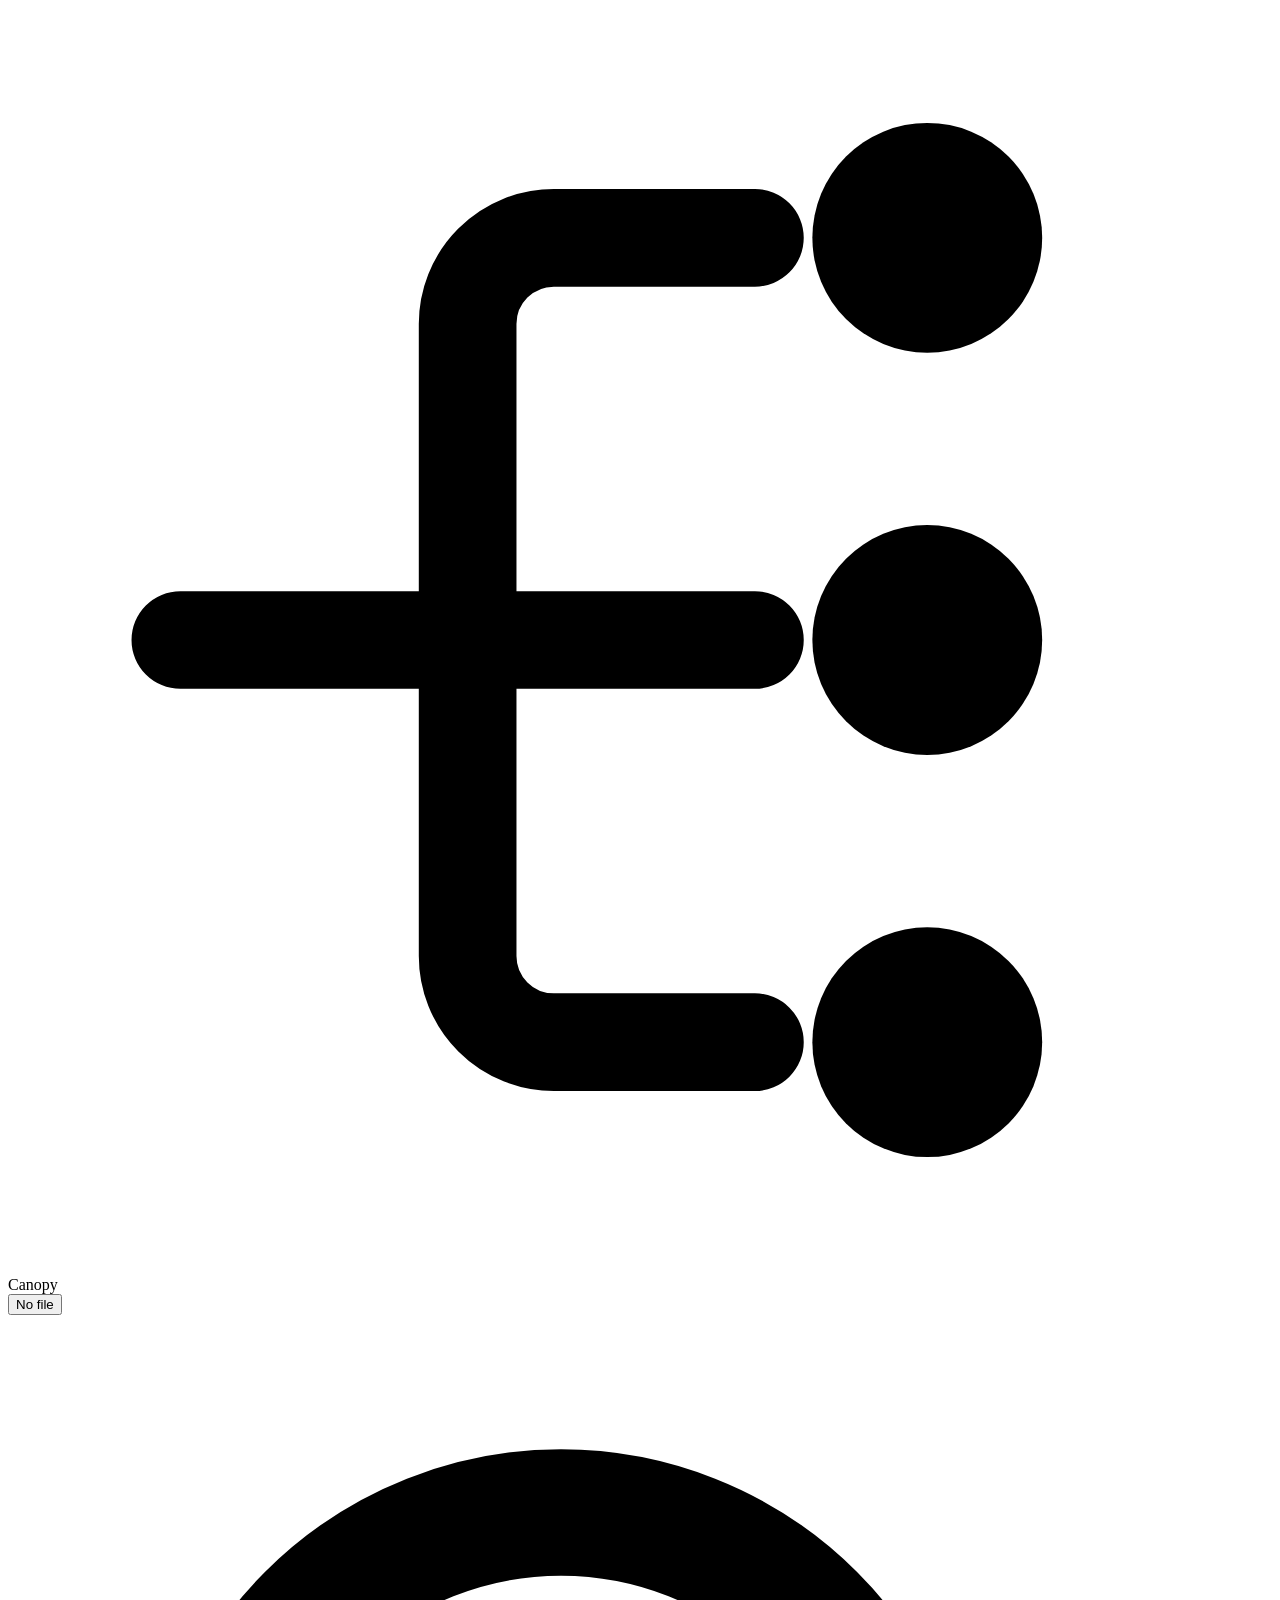
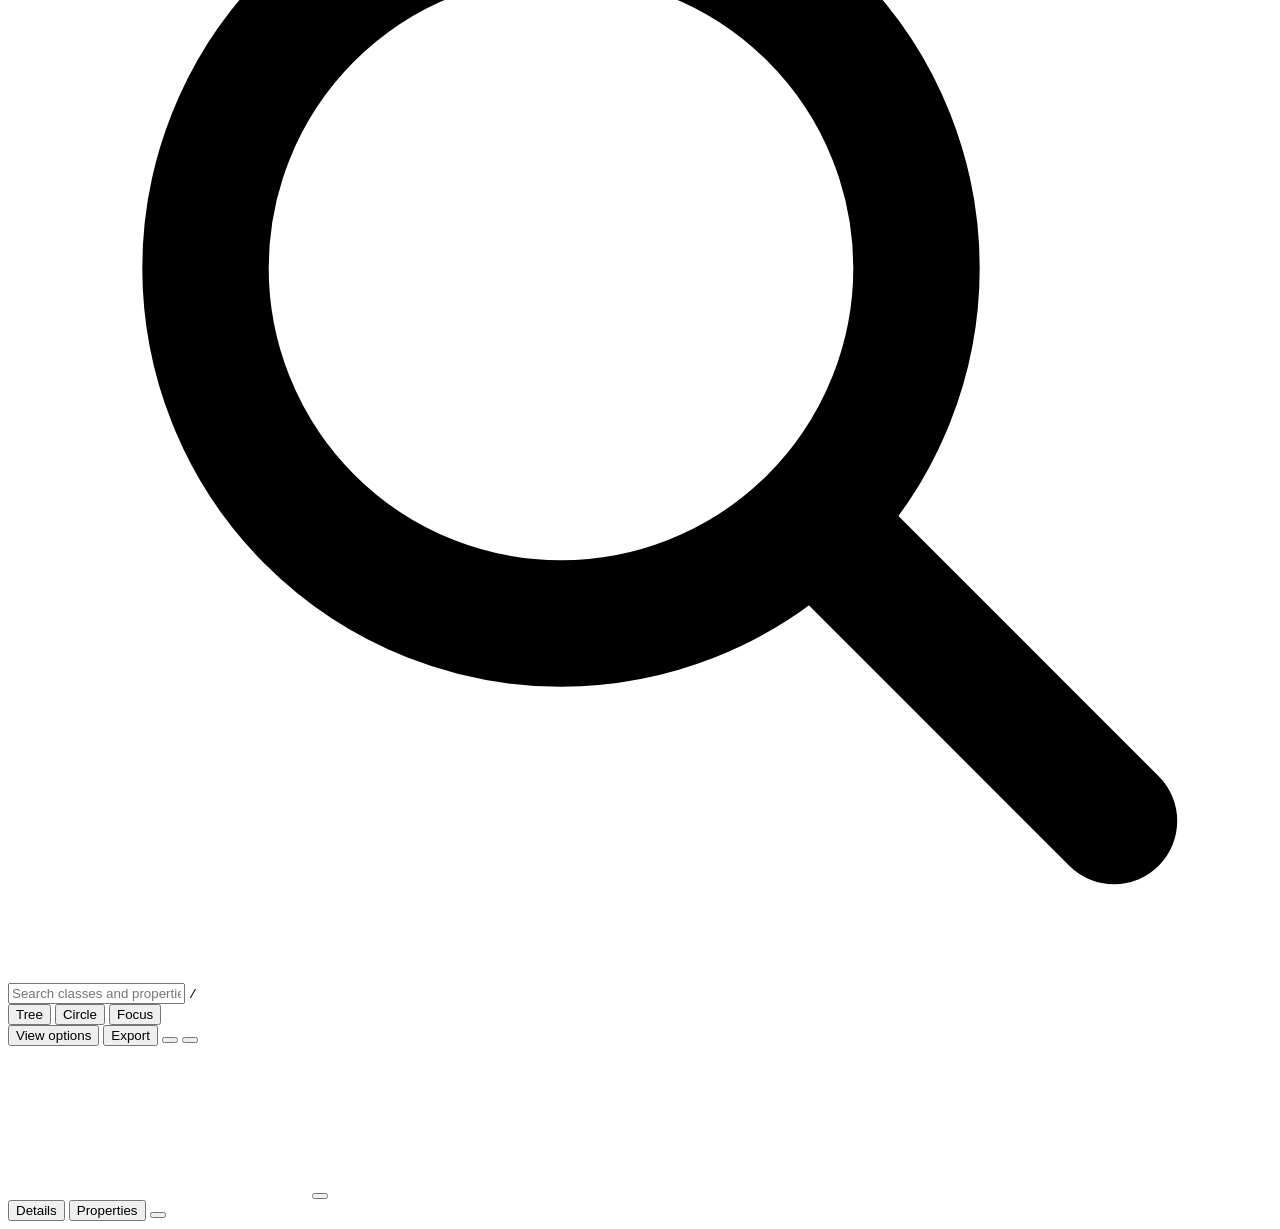
<file: src/template.html>
<!DOCTYPE html>
<html lang="en" data-theme="light">
<head>
<meta charset="utf-8">
<meta name="viewport" content="width=device-width, initial-scale=1">
<title>Canopy ontology viewer</title>
<style>
/*CSS*/
</style>
</head>
<body>
<div id="app">
  <header id="bar">
    <div class="brand" title="Canopy ontology viewer">
      <svg viewBox="0 0 22 22" fill="none" stroke="currentColor" stroke-width="1.7" stroke-linecap="round" stroke-linejoin="round" aria-hidden="true"><path d="M3 11h5M8 11V5.5a1.5 1.5 0 0 1 1.5-1.5H13M8 11v5.5A1.5 1.5 0 0 0 9.5 18H13M8 11h5"/><circle cx="16" cy="4" r="2" fill="currentColor" stroke="none"/><circle cx="16" cy="11" r="2" fill="currentColor" stroke="none"/><circle cx="16" cy="18" r="2" fill="currentColor" stroke="none"/></svg>
      <span>Canopy</span>
    </div>
    <button class="btn" id="fileBtn" aria-haspopup="true" aria-expanded="false" title="Open another ontology"><span class="fname">No file</span><span class="fmeta"></span></button>
    <div id="searchWrap">
      <svg viewBox="0 0 16 16" fill="none" stroke="currentColor" stroke-width="1.6" stroke-linecap="round" aria-hidden="true"><circle cx="7" cy="7" r="4.5"/><path d="M10.5 10.5 14 14"/></svg>
      <input id="search" type="text" placeholder="Search classes and properties" autocomplete="off" spellcheck="false" aria-label="Search classes and properties">
      <kbd aria-hidden="true">/</kbd>
      <div id="results" hidden></div>
    </div>
    <div class="spacer"></div>
    <div class="seg" id="viewSeg" role="group" aria-label="View">
      <button data-v="tree" aria-pressed="true" title="The whole hierarchy as a collapsible tree (G)">Tree</button>
      <button data-v="radial" aria-pressed="false" title="The same hierarchy on a circle, with links bundled through the middle (G)">Circle</button>
      <button data-v="focus" aria-pressed="false" title="The neighbourhood of the selected class or individual (G)">Focus</button>
    </div>
    <button class="btn" id="optBtn" aria-haspopup="true" aria-expanded="false"><span class="lbl">View options</span></button>
    <button class="btn" id="expBtn" aria-haspopup="true" aria-expanded="false"><span class="lbl">Export</span></button>
    <button class="btn icon" id="themeBtn" aria-label="Switch between light and dark" title="Switch between light and dark (T)"></button>
    <button class="btn icon" id="helpBtn" aria-label="Help and keyboard shortcuts" title="Help and keyboard shortcuts (?)"></button>
  </header>
  <main id="stage">
    <canvas id="cv" tabindex="0" aria-label="Ontology canvas. Use the search field and the details panel to read its content."></canvas>
    <div id="focusBar" hidden></div>
    <div id="hint" hidden></div>
    <div id="empty" hidden></div>
    <button class="btn line icon" id="panelToggle" aria-label="Show the details panel" title="Show the details panel (P)"></button>
    <div id="ctl"></div>
    <canvas id="mini" hidden></canvas>
    <div id="tip" hidden></div>
  </main>
  <aside id="panel" aria-label="Details">
    <div id="tabs" role="tablist">
      <button role="tab" data-tab="details" aria-selected="true">Details</button>
      <button role="tab" data-tab="props" aria-selected="false">Properties<span class="n"></span></button>
      <button class="mini-btn" id="panelHide" style="margin-left:auto;align-self:center" aria-label="Hide the details panel" title="Hide the details panel (P)"></button>
    </div>
    <div id="pbody"></div>
  </aside>
</div>
<div id="drop" hidden><div>Drop to open<span>RDF/XML, Turtle or N-Triples. Several files are merged into one view.</span></div></div>
<div id="modal" hidden></div>
<div id="busy" hidden><div><b></b><i></i></div></div>
<div id="toast" hidden role="status"></div>
<input type="file" id="file" hidden multiple>
<script type="text/plain" id="sample-ttl">
/*SAMPLE*/
</script>
<script>
/*CORE*/
</script>
<script>
/*UI*/
</script>
</body>
</html>
</file>
